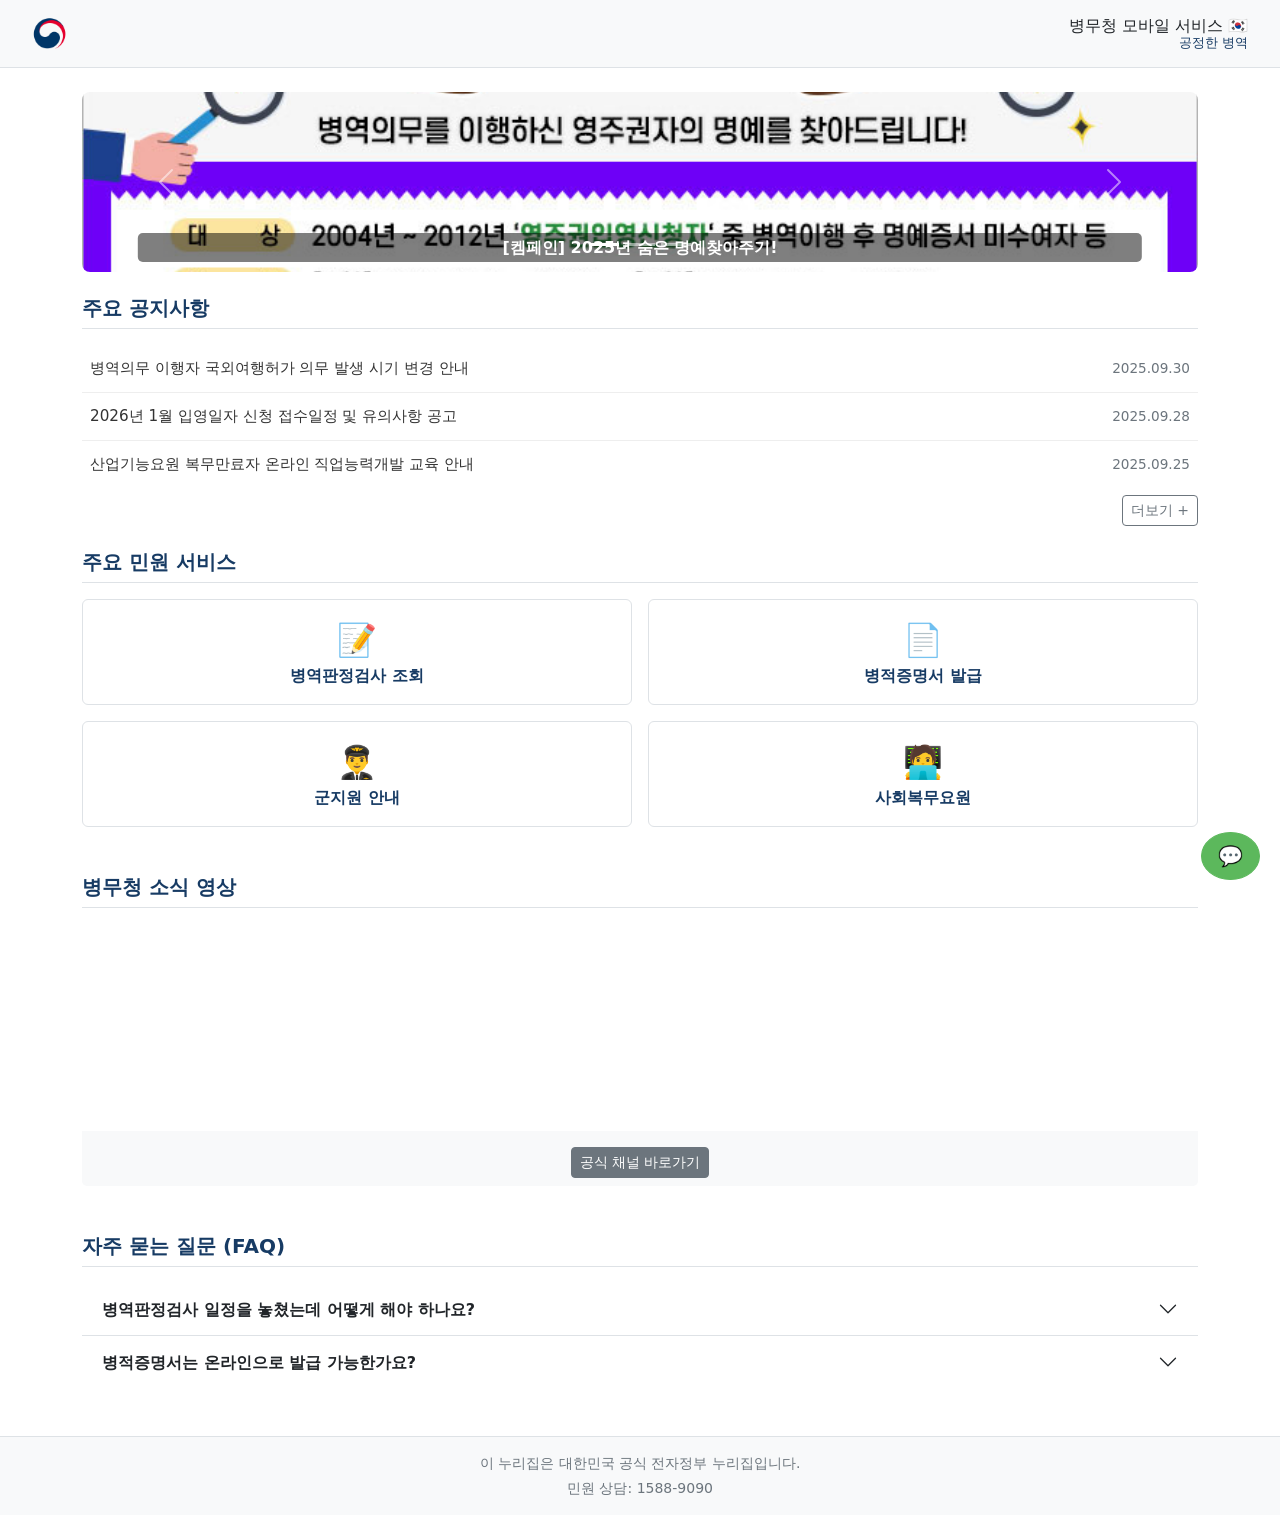
<file: 1001/index.html>
<!DOCTYPE html>
<html lang="ko">
<head>
    <meta charset="UTF-8">
    <meta name="viewport" content="width=device-width, initial-scale=1.0">
    <title>나의 병역 이행 도우미: 병무청 모바일 앱</title>
    <link href="https://cdn.jsdelivr.net/npm/bootstrap@5.3.3/dist/css/bootstrap.min.css" rel="stylesheet" integrity="sha384-QWTKZyjpPEjISv5WaRU9OFeRpok6YctnYmDr5pNlyT2bRjXh0JMhjY6hW+ALEwIH" crossorigin="anonymous">
    
    <style>
        /* 핵심 색상 정의 */
        :root {
            --mma-navy: #173b64; /* 짙은 남색 (주요 텍스트 색상) */
            --mma-header-bg: #f8f9fa; /* 밝은 배경색 (가독성 확보) */
        }
        
        .service-icon {
            font-size: 2rem;
            color: var(--mma-navy);
            margin-bottom: 0.5rem;
        }
        
        /* 1. 헤더 배경색 및 경계선 */
        .app-header {
            background-color: var(--mma-header-bg);
            border-bottom: 1px solid #dee2e6;
            padding-top: 1rem !important;
            padding-bottom: 1rem !important;
        }
        
        /* 로고 및 헤더 정렬 스타일 */
        .header-content {
            display: flex;
            align-items: center;
            justify-content: space-between;
            padding: 0 1rem;
        }
        .header-logo {
            height: 35px; 
        }
        .header-title {
            text-align: right;
            line-height: 1.2;
        }
        
        /* 2. 헤더 텍스트 색상 및 강조 */
        .header-title h6, .header-title p {
            color: var(--mma-navy) !important;
        }

        /* ★★★ 타이틀 최종 강조 (폰트 크기 2.0rem, 굵기 900) ★★★ */
        .header-title h6 {
            font-size: 2.0rem !important; 
            font-weight: 900 !important; /* 가장 굵게 (Black) */
            line-height: 1.1; 
            margin-bottom: 0.1rem !important;
        }

        .header-title p {
            font-weight: 500;
            opacity: 1 !important;
            font-size: 0.8rem;
        }
        
        /* 캐러셀 내 이미지 스타일 */
        .carousel-item img {
            width: 100%;
            height: 180px;
            object-fit: cover;
            border-radius: 8px;
        }
        
        /* 캐러셀 캡션(글자) 배경색을 어둡게 만들어 가독성 확보 */
        .carousel-caption {
            background-color: rgba(0, 0, 0, 0.5);
            border-radius: 5px;
            padding: 5px 10px;
            bottom: 10px;
            left: 50%;
            transform: translateX(-50%);
            width: 90%;
            max-width: 90%;
        }
        .carousel-caption h5 {
            font-size: 1rem;
            margin-bottom: 0;
            font-weight: bold;
        }

        /* 공지사항 목록 스타일 */
        .announcement-item {
            display: flex;
            justify-content: space-between;
            align-items: center;
            padding: 0.75rem 0.5rem;
            border-bottom: 1px solid #eee;
            font-size: 0.95rem;
            cursor: pointer; /* 클릭 가능한 요소임을 표시 */
            transition: background-color 0.2s;
        }
        .announcement-item:hover {
            background-color: #f1f1f1; /* 호버/터치 시 배경색 변경 효과 */
        }
        .announcement-item:last-child {
            border-bottom: none;
        }
        .announcement-item a {
            color: #333;
            text-decoration: none;
            flex-grow: 1;
            white-space: nowrap;
            overflow: hidden;
            text-overflow: ellipsis;
            pointer-events: none; /* 부모 div가 클릭을 받도록 a 태그의 기본 이벤트 제거 */
        }
        .announcement-date {
            color: #6c757d;
            font-size: 0.85rem;
            flex-shrink: 0;
            margin-left: 10px;
        }

        /* 나머지 섹션 스타일 */
        .main-heading {
            color: var(--mma-navy);
        }
        .btn-outline-custom {
            color: var(--mma-navy);
            border-color: #dee2e6;
        }
        .btn-outline-custom:hover {
            background-color: #e9ecef;
            color: var(--mma-navy);
            border-color: var(--mma-navy);
        }
        .youtube-section iframe {
            width: 100%;
            height: 200px;
        }
        /* 챗봇 버튼 스타일 */
        #chatbot-btn {
            position: fixed;
            bottom: 20px;
            right: 20px;
            z-index: 1000;
            background-color: #5cb85c;
            border-color: #5cb85c;
        }
        #chatbot-btn:hover {
            background-color: #449d44;
            border-color: #449d44;
        }
    </style>
</head>
<body>

    <header class="app-header p-3 mb-4">
        <div class="header-content">
            <img src="병무청_로고.png" alt="병무청 로고" class="header-logo">
            
            <div class="header-title">
                <h1 class="h6 mb-0">병무청 모바일 서비스 🇰🇷</h1>
                <p class="mb-0 small opacity-75">공정한 병역</p> 
            </div>
        </div>
    </header>

    <div class="container mb-4">
        <div id="mainBannerCarousel" class="carousel slide" data-bs-ride="carousel">
            <div class="carousel-indicators">
                <button type="button" data-bs-target="#mainBannerCarousel" data-bs-slide-to="0" class="active" aria-current="true" aria-label="Slide 1"></button>
                <button type="button" data-bs-target="#mainBannerCarousel" data-bs-slide-to="1" aria-label="Slide 2"></button>
                <button type="button" data-bs-target="#mainBannerCarousel" data-bs-slide-to="2" aria-label="Slide 3"></button>
            </div>
            <div class="carousel-inner">
                <div class="carousel-item active">
                    <img src="베너1.jpg" class="d-block w-100" alt="현재 모집 중인 군 지원 공고">
                    <div class="carousel-caption">
                        <h5>[켐페인] 2025년 숨은 명예찾아주기!</h5>
                    </div>
                </div>
                <div class="carousel-item">
                    <img src="베너2.jpg" class="d-block w-100" alt="병역 판정 검사 기간 안내 포스터">
                    <div class="carousel-caption">
                        <h5>[필독] 병역이행 응원 글 보내기.</h5>
                    </div>
                </div>
                <div class="carousel-item">
                    <img src="베너3.jpg" class="d-block w-100" alt="사회복무요원 복무 규정 안내">
                    <div class="carousel-caption">
                        <h5>국외여행허가 전자 추천서 발급 안내</h5>
                    </div>
                </div>
            </div>
            
            <button class="carousel-control-prev" type="button" data-bs-target="#mainBannerCarousel" data-bs-slide="prev">
                <span class="carousel-control-prev-icon" aria-hidden="true"></span>
                <span class="visually-hidden">Previous</span>
            </button>
            <button class="carousel-control-next" type="button" data-bs-target="#mainBannerCarousel" data-bs-slide="next">
                <span class="carousel-control-next-icon" aria-hidden="true"></span>
                <span class="visually-hidden">Next</span>
            </button>
        </div>
    </div>
    
    <main class="container">
        
        <section id="announcements" class="mb-4">
            <h2 class="h5 mb-3 main-heading border-bottom pb-2 fw-bold">주요 공지사항</h2>
            
            <div class="list-group list-group-flush">
                <div class="announcement-item" onclick="viewAnnouncement('병역의무 이행자 국외여행허가 의무 발생 시기 변경 안내')">
                    <a href="#" class="text-truncate">병역의무 이행자 국외여행허가 의무 발생 시기 변경 안내</a>
                    <span class="announcement-date">2025.09.30</span>
                </div>
                <div class="announcement-item" onclick="viewAnnouncement('2026년 1월 입영일자 신청 접수일정 및 유의사항 공고')">
                    <a href="#" class="text-truncate">2026년 1월 입영일자 신청 접수일정 및 유의사항 공고</a>
                    <span class="announcement-date">2025.09.28</span>
                </div>
                <div class="announcement-item" onclick="viewAnnouncement('산업기능요원 복무만료자 온라인 직업능력개발 교육 안내')">
                    <a href="#" class="text-truncate">산업기능요원 복무만료자 온라인 직업능력개발 교육 안내</a>
                    <span class="announcement-date">2025.09.25</span>
                </div>
            </div>
            <div class="text-end mt-2">
                <a href="https://www.mma.go.kr/board/boardList.do?mc=usr0000379&gesipan_id=2" class="btn btn-sm btn-outline-secondary" target="_blank">더보기 +</a>
            </div>
        </section>
        
        <section id="core-services" class="mb-5">
            <h2 class="h5 mb-3 main-heading border-bottom pb-2 fw-bold">주요 민원 서비스</h2>
            
            <div class="row row-cols-2 g-3 text-center">
                <div class="col">
                    <a href="https://www.mma.go.kr/contents.do?mc=usr0000167" class="btn btn-outline-custom w-100 p-3" target="_blank">
                        <span class="service-icon">📝</span>
                        <div class="fw-bold">병역판정검사 조회</div>
                    </a>
                </div>
                <div class="col">
                    <a href="https://www.gov.kr/mw/AA020InfoCappView.do?CappBizCD=13000000016" class="btn btn-outline-custom w-100 p-3" target="_blank">
                        <span class="service-icon">📄</span>
                        <div class="fw-bold">병적증명서 발급</div>
                    </a>
                </div>
                <div class="col">
                    <a href="https://www.mma.go.kr/contents.do?mc=mma0003405" class="btn btn-outline-custom w-100 p-3" target="_blank">
                        <span class="service-icon">👨‍✈️</span>
                        <div class="fw-bold">군지원 안내</div>
                    </a>
                </div>
                <div class="col">
                    <a href="https://sbm.mma.go.kr/caisSHBS/" class="btn btn-outline-custom w-100 p-3" target="_blank">
                        <span class="service-icon">🧑‍💻</span>
                        <div class="fw-bold">사회복무요원</div>
                    </a>
                </div>
            </div>
        </section>

        <section id="youtube-content" class="mb-5 youtube-section">
            <h2 class="h5 mb-3 main-heading border-bottom pb-2 fw-bold">병무청 소식 영상</h2>
            <div class="card border-0">
                <div class="card-body p-0 border-0">
                    <iframe src="https://www.youtube.com/embed/32AKMY7a49E" 
                            title="2026년 1월 입영 하고 싶은 분들~!" 
                            frameborder="0" 
                            allow="accelerometer; autoplay; clipboard-write; encrypted-media; gyroscope; picture-in-picture" 
                            allowfullscreen
                            loading="lazy">
                    </iframe>
                </div>
                <div class="card-footer text-center bg-light border-0 pt-3">
                    <a href="https://www.youtube.com/@MMA15889090" target="_blank" class="btn btn-sm btn-secondary">
                        공식 채널 바로가기
                    </a>
                </div>
            </div>
        </section>

        <section id="support-faq" class="mb-5">
            <h2 class="h5 mb-3 main-heading border-bottom pb-2 fw-bold">자주 묻는 질문 (FAQ)</h2>
            <div class="accordion accordion-flush" id="faqAccordion">
                
                <div class="accordion-item">
                    <h3 class="accordion-header">
                        <button class="accordion-button collapsed fw-bold" type="button" data-bs-toggle="collapse" data-bs-target="#collapseOne" aria-expanded="false" aria-controls="collapseOne">
                            병역판정검사 일정을 놓쳤는데 어떻게 해야 하나요?
                        </button>
                    </h3>
                    <div id="collapseOne" class="accordion-collapse collapse" data-bs-parent="#faqAccordion">
                        <div class="accordion-body text-secondary small">
                            정당한 사유 없이 검사를 받지 않으면 병역법에 따라 고발될 수 있습니다. 즉시 병무청 앱의 '민원서비스' 또는 전화(1588-9090)로 연락하여 일정을 재조정해야 합니다.
                        </div>
                    </div>
                </div>
                
                <div class="accordion-item">
                    <h3 class="accordion-header">
                        <button class="accordion-button collapsed fw-bold" type="button" data-bs-toggle="collapse" data-bs-target="#collapseTwo" aria-expanded="false" aria-controls="collapseTwo">
                            병적증명서는 온라인으로 발급 가능한가요?
                        </button>
                    </h3>
                    <div id="collapseTwo" class="accordion-collapse collapse" data-bs-parent="#faqAccordion">
                        <div class="accordion-body text-secondary small">
                            네, **병무청 모바일 앱** 또는 **정부24 웹사이트**를 통해 본인 인증 후 무료로 즉시 발급받을 수 있습니다. 영문 증명서도 신청 가능합니다.
                        </div>
                    </div>
                </div>
                
            </div>
        </section>

    </main>
    
    <a href="#" id="chatbot-btn" class="btn btn-lg rounded-circle" aria-label="챗봇 상담 시작" onclick="openChatbot()">
        💬
    </a>

    <script>
        function openChatbot() {
            alert('🤖 챗봇 상담을 시작합니다.\n\n(실제 앱에서는 챗봇 창이 열리거나 상담 페이지로 이동합니다.)');
        }
        function viewAnnouncement(title) {
            alert('▶ 공지사항 본문 보기\n\n[제목] ' + title + '\n\n(실제 앱에서는 이 페이지로 이동합니다.)');
        }
    </script>
    
    <footer class="bg-light text-center p-3 border-top mt-5 text-secondary">
        <p class="small mb-1">이 누리집은 대한민국 공식 전자정부 누리집입니다.</p>
        <address class="small mb-0">민원 상담: 1588-9090</address>
    </footer>

    <script src="https://cdn.jsdelivr.net/npm/bootstrap@5.3.3/dist/js/bootstrap.bundle.min.js" integrity="sha384-YvpcrYf0tY3lHB60NNkmXc5s9fDVZLESaAA55NDzOxhy9GkcIdslK1eN7N6jIeHz" crossorigin="anonymous"></script>
</body>

</html>
</file>
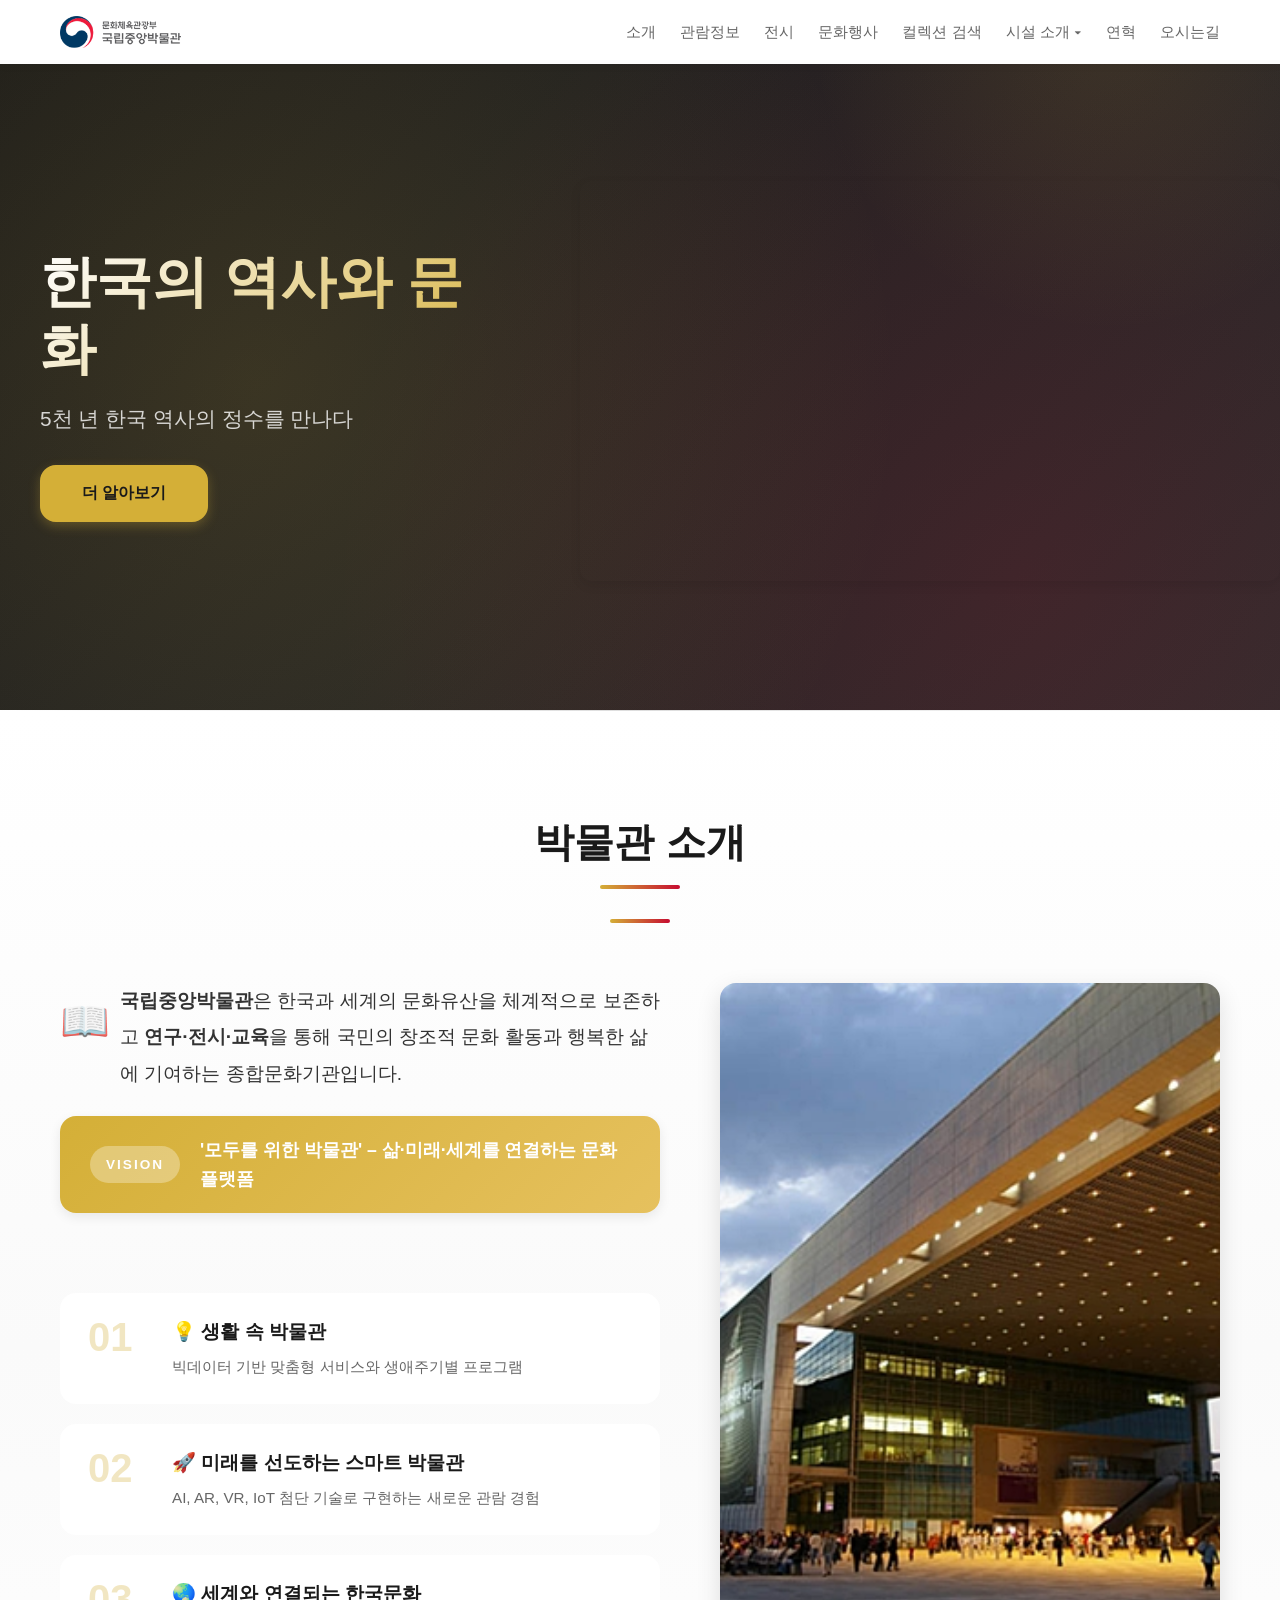
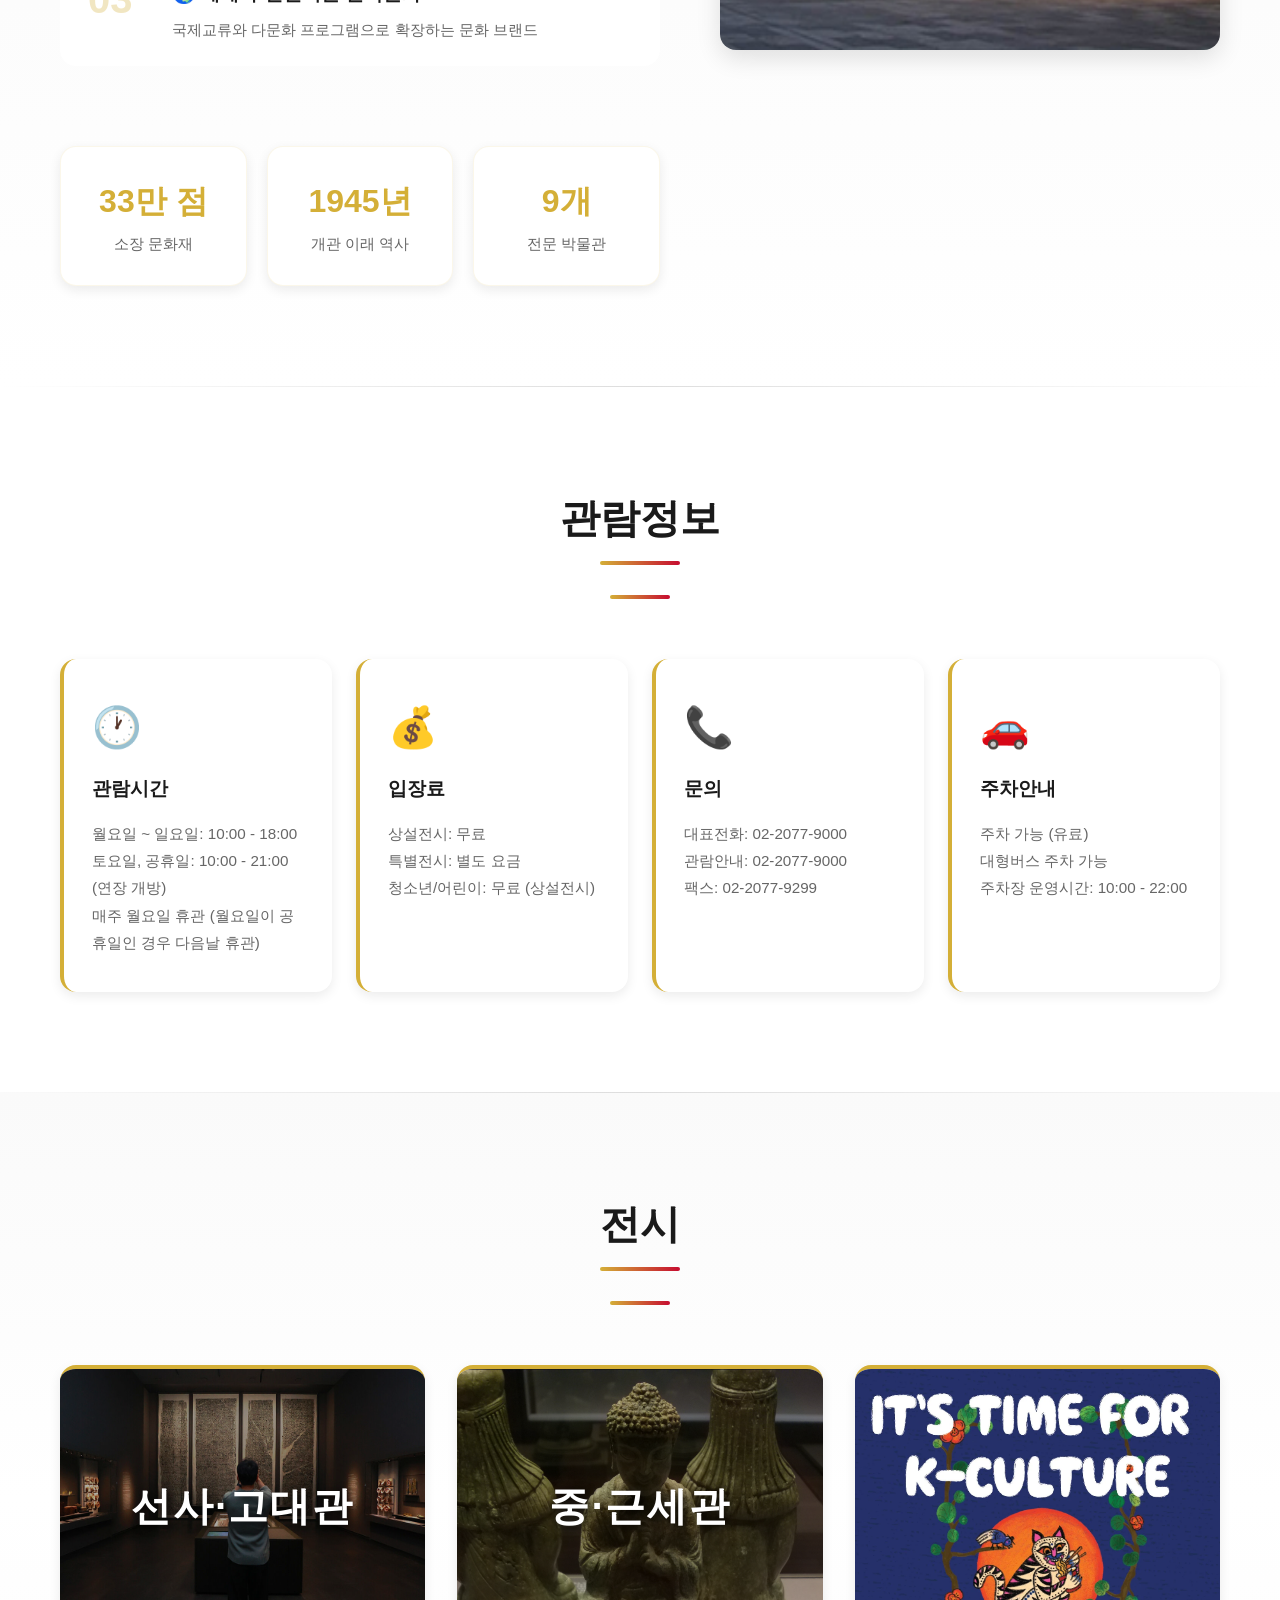
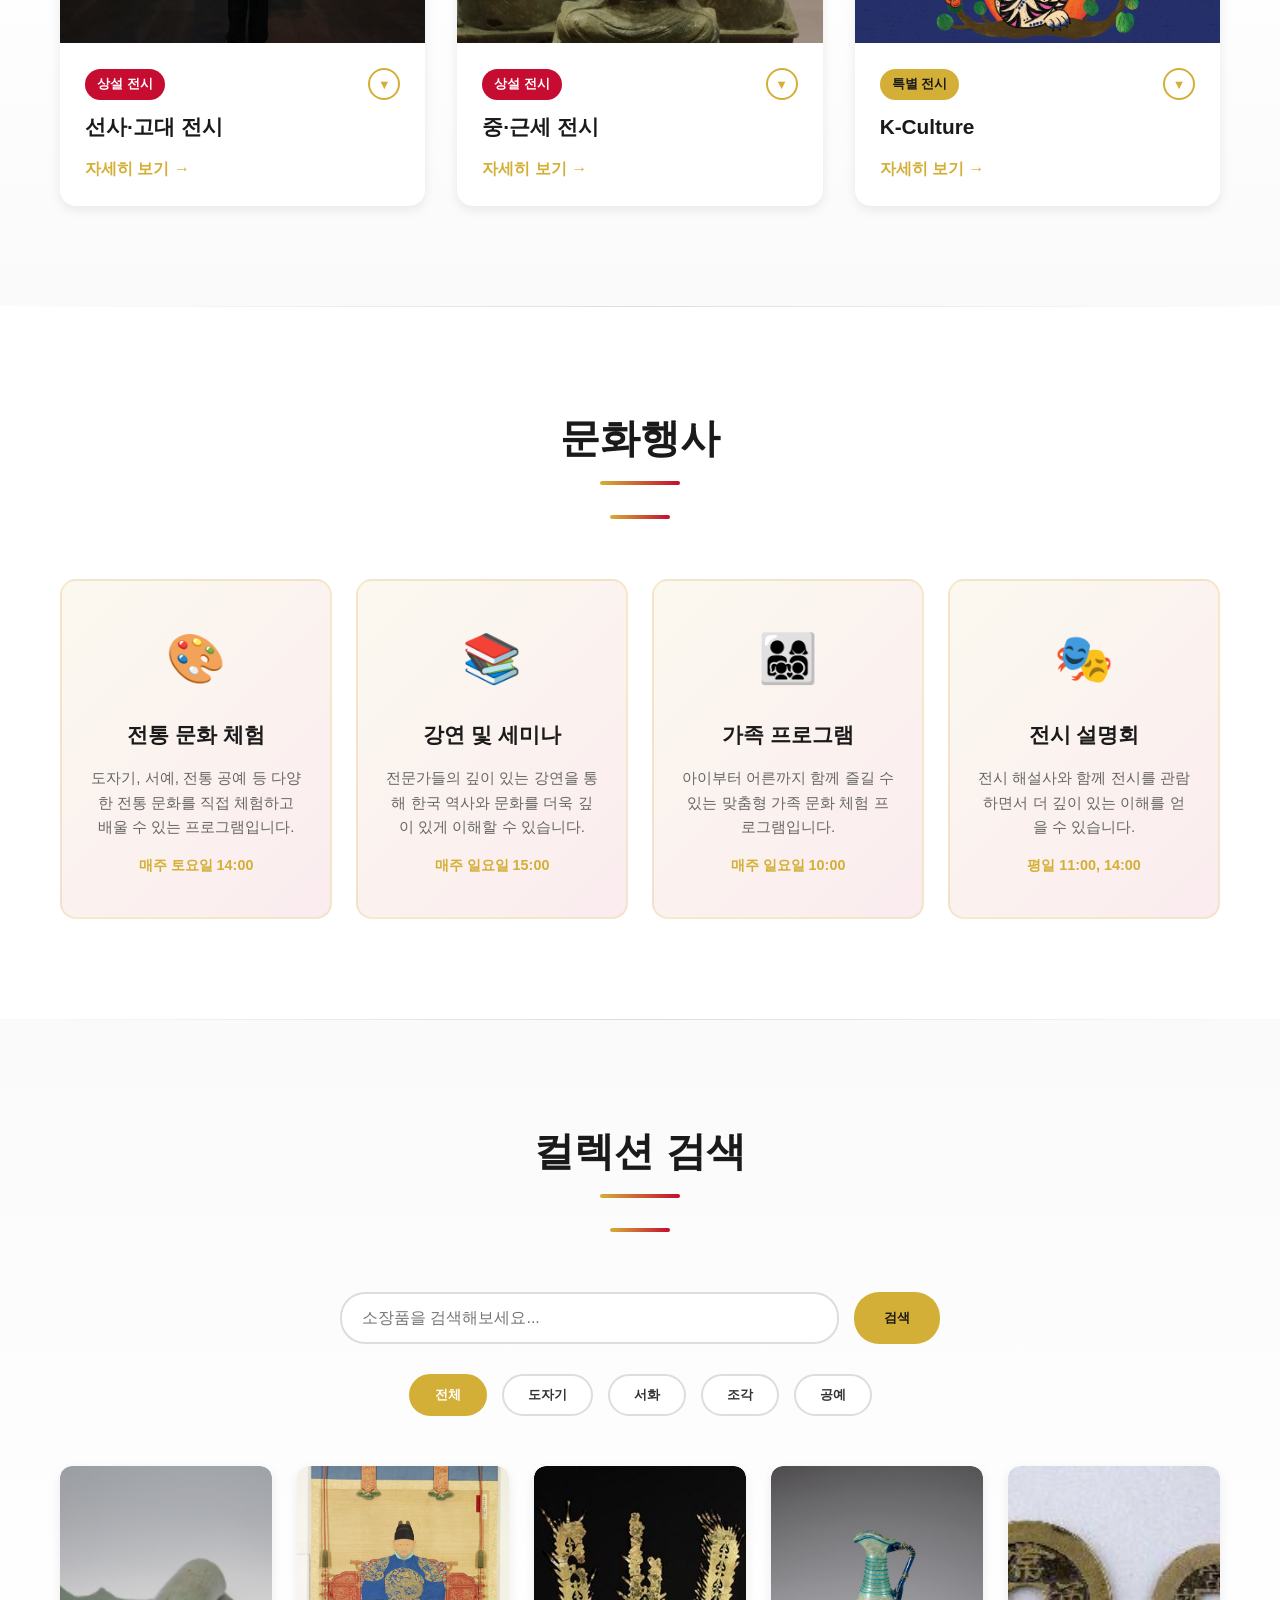
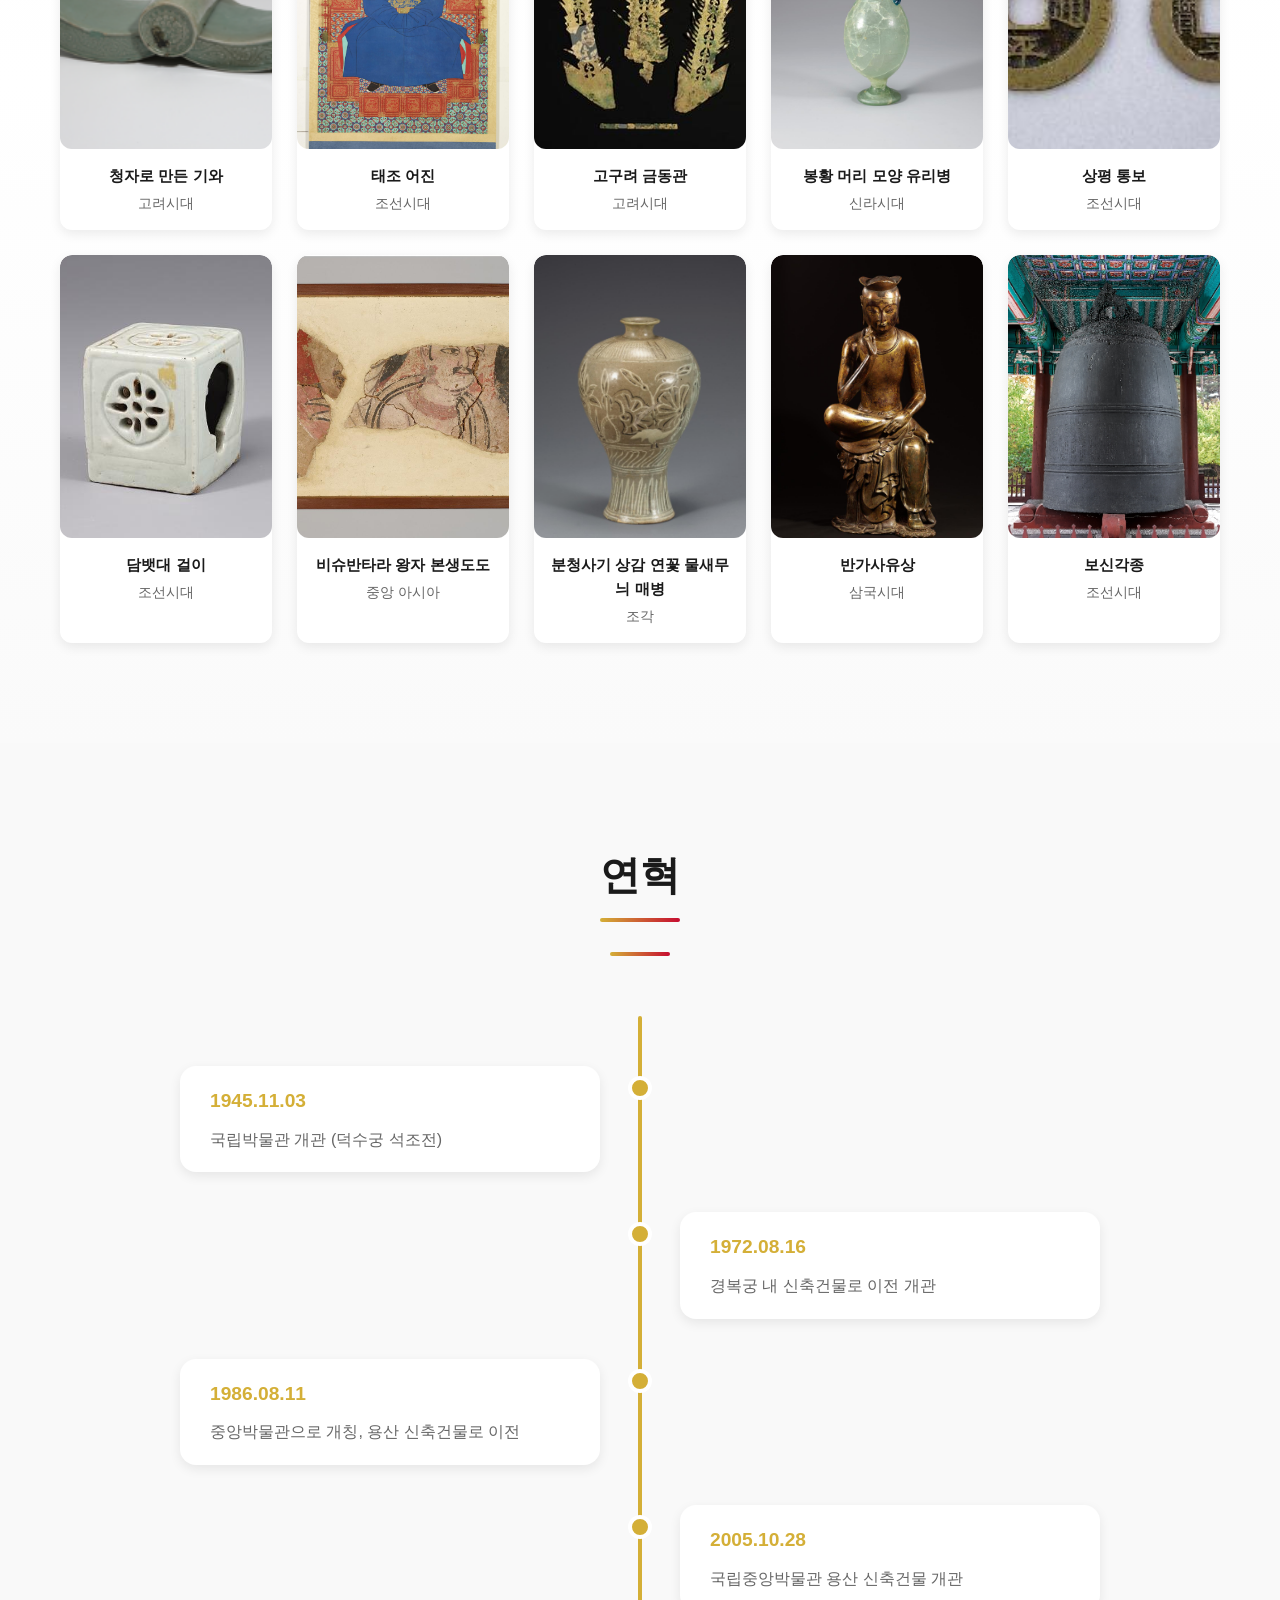
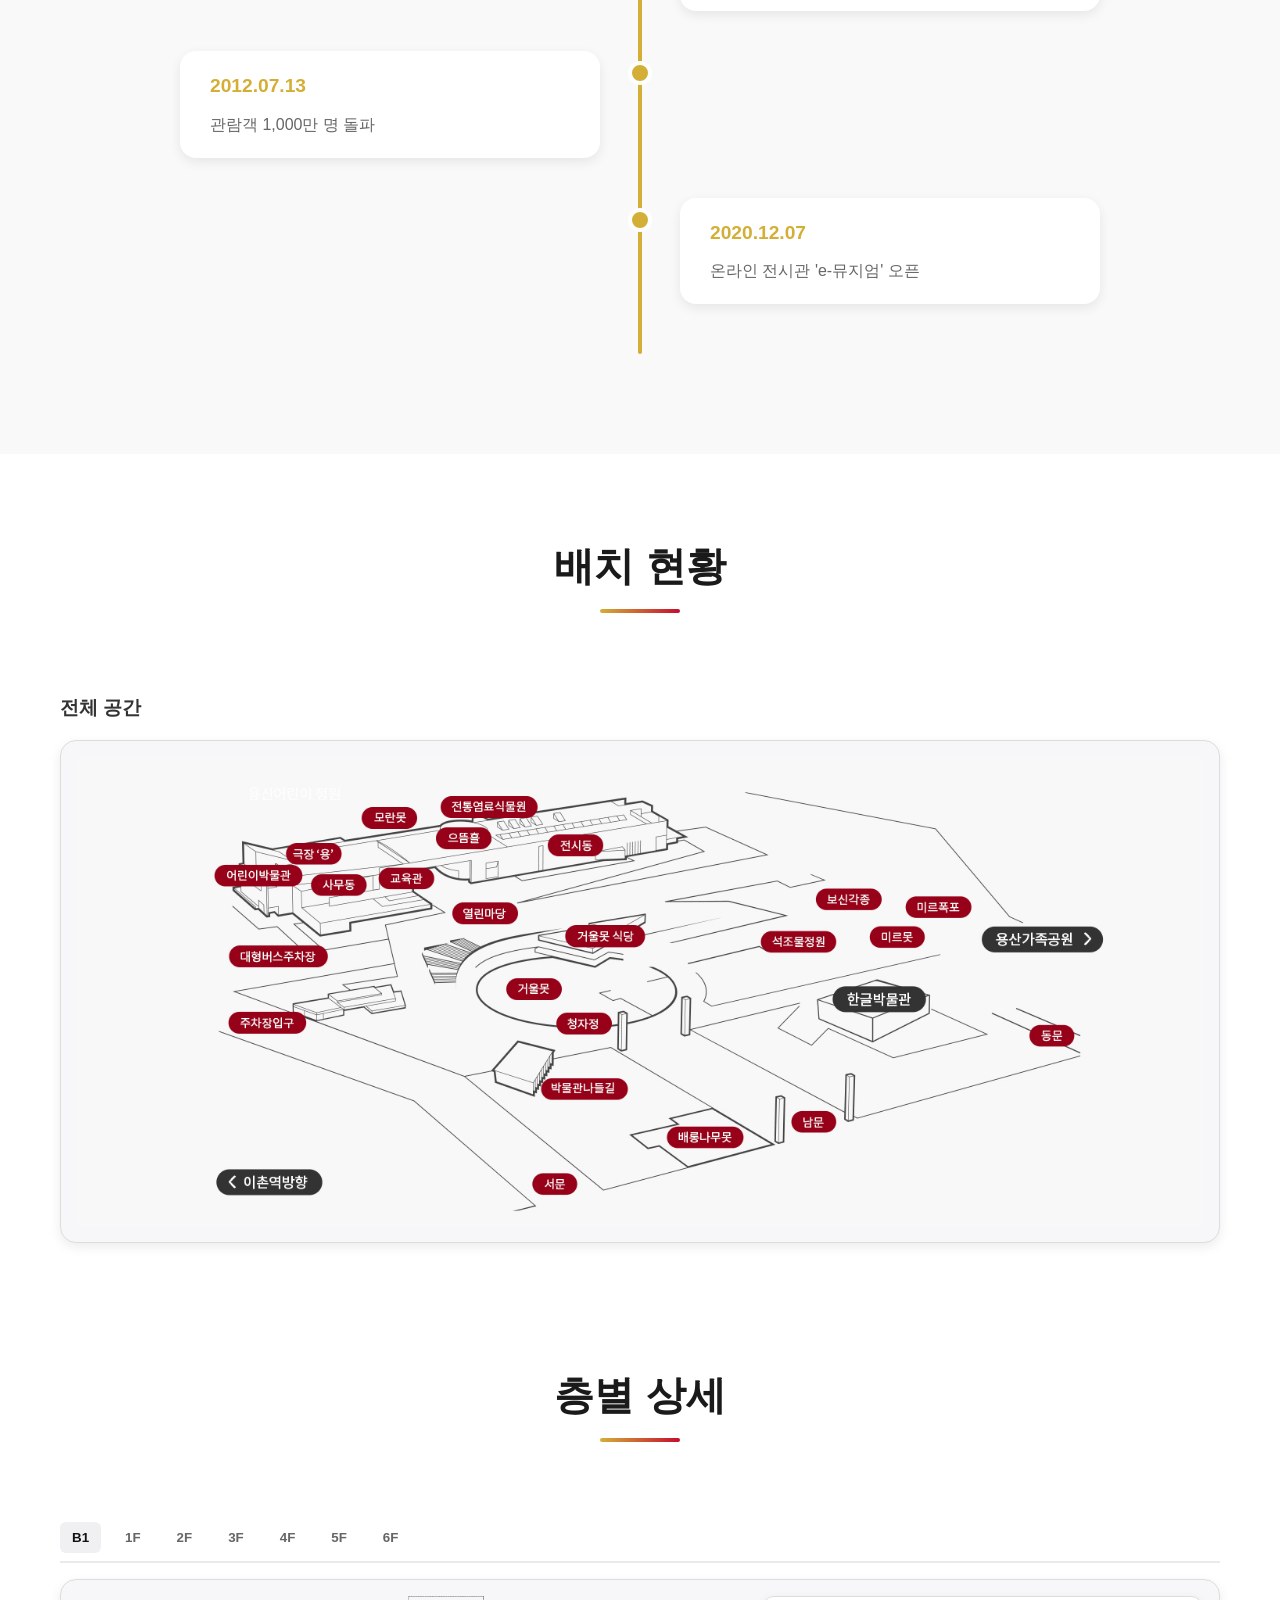
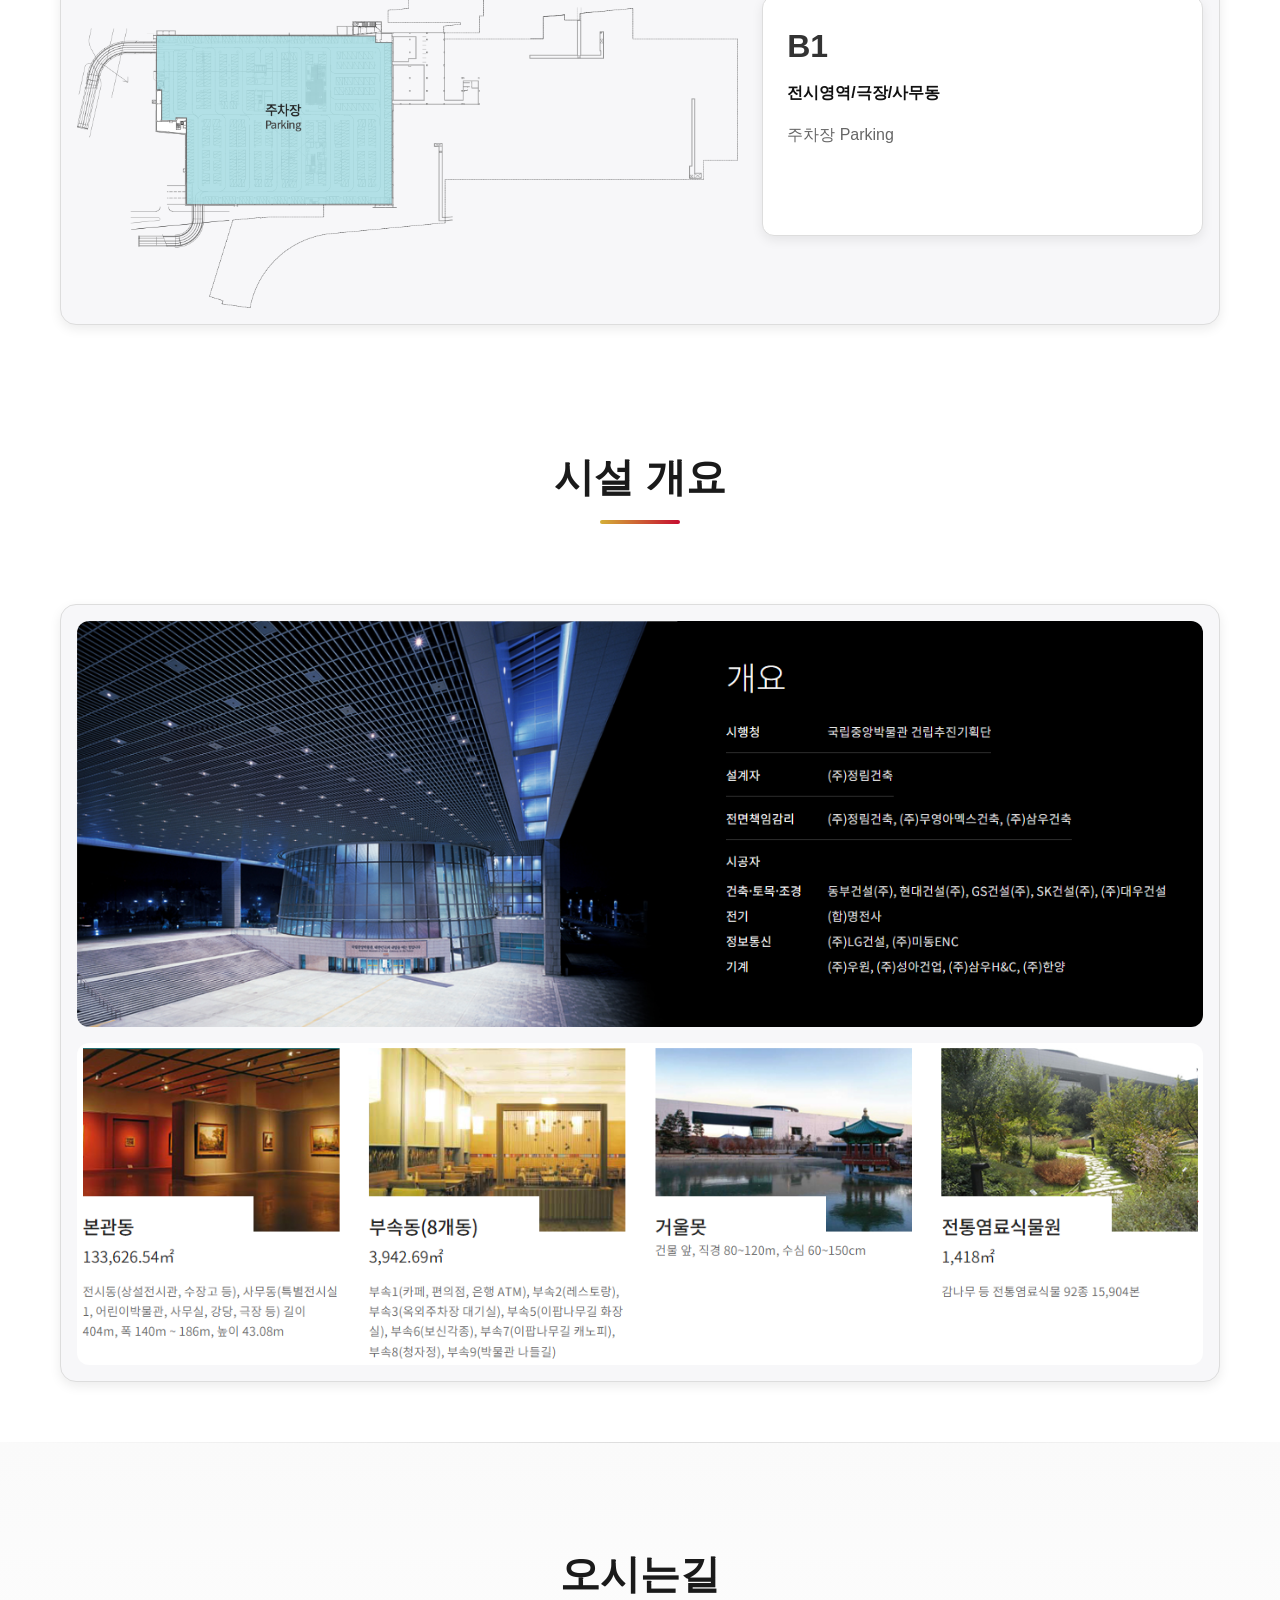
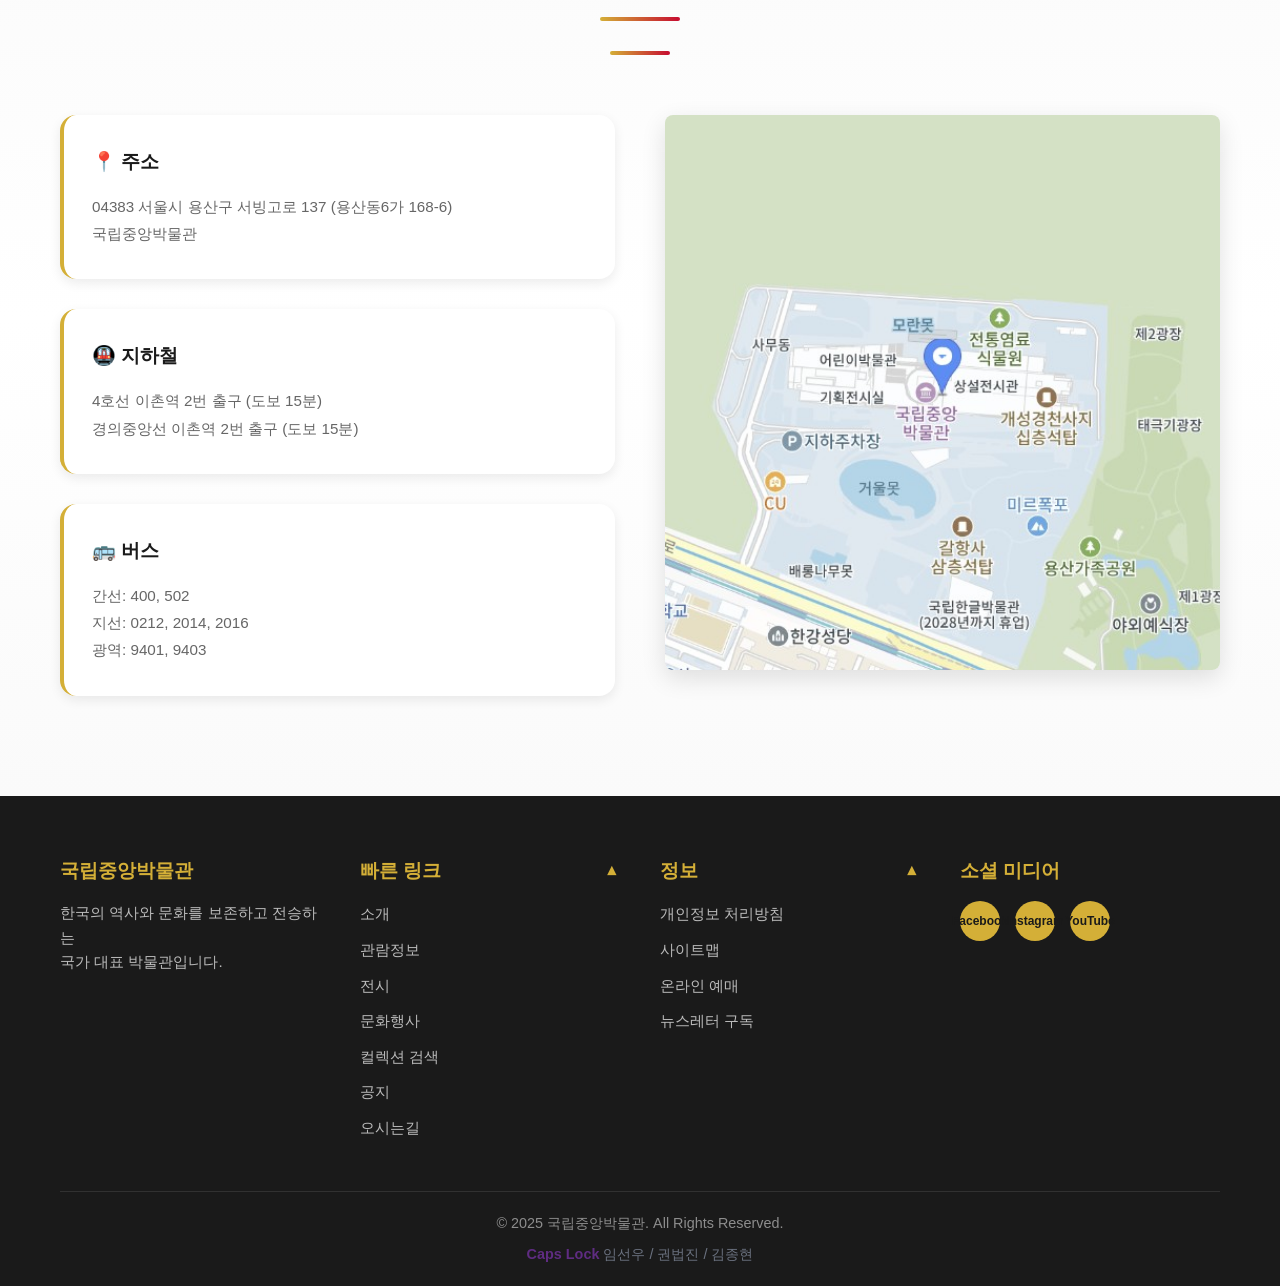
<file: 1105/index.html>
<!DOCTYPE html>
<html lang="ko">
<head>
    <meta charset="UTF-8">
    <meta name="viewport" content="width=device-width, initial-scale=1.0">
    <meta name="description" content="국립중앙박물관 - 한국의 역사와 문화를 만나는 곳. 33만 점의 소장 문화재, 다양한 전시와 문화행사를 만나보세요.">
    <meta name="keywords" content="국립중앙박물관, 박물관, 한국문화, 전시, 문화재, National Museum of Korea">
    <meta name="author" content="Caps Lock 임선우/권법진/김종현">
    
    <!-- Open Graph / Facebook -->
    <meta property="og:type" content="website">
    <meta property="og:url" content="https://www.museum.go.kr/">
    <meta property="og:title" content="국립중앙박물관 - 한국의 역사와 문화">
    <meta property="og:description" content="5천 년 한국 역사의 정수를 만나다. 33만 점의 소장 문화재와 다양한 전시를 관람하세요.">
    <meta property="og:image" content="images/logo.png">
    
    <!-- Twitter -->
    <meta property="twitter:card" content="summary_large_image">
    <meta property="twitter:url" content="https://www.museum.go.kr/">
    <meta property="twitter:title" content="국립중앙박물관 - 한국의 역사와 문화">
    <meta property="twitter:description" content="5천 년 한국 역사의 정수를 만나다. 33만 점의 소장 문화재와 다양한 전시를 관람하세요.">
    <meta property="twitter:image" content="images/logo.png">
    
    <title>국립중앙박물관 - 한국의 역사와 문화</title>
    <link rel="stylesheet" href="css/main.css">
</head>
<body>
    <div id="splash" class="splash">
        <div class="splash-inner">
            <div class="splash-logo"><img src="images/logo.png" alt="문화체육관광부 로고"></div>

            <div class="splash-subtitle">National Museum of Korea</div>
            <div class="splash-ring"></div>
        </div>
    </div>
    <!-- 헤더 네비게이션 -->
    <header class="header">
        <nav class="navbar">
            <div class="nav-container">
               <div class="logo">
                <a href="#hero" class="logo-link" aria-label="상단으로 이동">
                    <img src="images/logo.png" alt="국립중앙박물관 로고">
                </a>
            </div>

                <button class="hamburger" id="hamburger">
                    <span></span>
                    <span></span>
                    <span></span>
                </button>

                <ul class="nav-menu" id="navMenu">
                    <li><a href="#about" class="nav-link">소개</a></li>
                    <li><a href="#visit-info" class="nav-link">관람정보</a></li>
                    <li><a href="#exhibitions" class="nav-link">전시</a></li>
                    <li><a href="#events" class="nav-link">문화행사</a></li>
                    <li><a href="#collection-search" class="nav-link">컬렉션 검색</a></li>
                    <li class="has-submenu">
                        <button class="nav-link submenu-toggle" aria-haspopup="true" aria-expanded="false">시설 소개 ▾</button>
                        <ul class="submenu" role="menu">
                            <li role="none"><a role="menuitem" href="#layout-map" class="submenu-link">배치 현황</a></li>
                            <li role="none"><a role="menuitem" href="#floor-detail" class="submenu-link">층별 상세</a></li>
                            <li role="none"><a role="menuitem" href="#facility-overview" class="submenu-link">시설 개요</a></li>
                        </ul>
                    </li>
                    <li><a href="#timeline" class="nav-link">연혁</a></li>
                    <li><a href="#location" class="nav-link">오시는길</a></li>
                </ul>
            </div>
        </nav>
    </header>

    <!-- 히어로 섹션 -->
<section class="hero" id="hero">
    <div class="hero-content">
        
        <div class="hero-text">
            <h2 class="hero-title">한국의 역사와 문화</h2>
            <p class="hero-subtitle">5천 년 한국 역사의 정수를 만나다</p>
            <button class="cta-button">더 알아보기</button>
        </div>

        <div class="hero-video">
            <div class="video-wrap">
              <iframe
                src="https://www.youtube.com/embed/EU8XqtAgAz0?autoplay=1&mute=1&playsinline=1&controls=1&rel=0&modestbranding=1"
                title="국립중앙박물관 홍보영상"
                frameborder="0"
                allow="accelerometer; autoplay; clipboard-write; encrypted-media; gyroscope; picture-in-picture; web-share"
                allowfullscreen
                referrerpolicy="strict-origin-when-cross-origin"
                playsinline
              ></iframe>
            </div>
          </div>
</section>

    <!-- 박물관 소개 -->
    <section class="about" id="about">
        <div class="container">
            <div class="section-header">
                <h2 class="section-title">박물관 소개</h2>
                <div class="title-underline"></div>
            </div>

            <div class="about-content">
                <div class="about-text">
                    <div class="about-intro-section">
                        <p class="about-intro">
                            <span class="intro-badge">📖</span>
                            <b>국립중앙박물관</b>은 한국과 세계의 문화유산을 체계적으로 보존하고 <b>연구·전시·교육</b>을 통해 
                            국민의 창조적 문화 활동과 행복한 삶에 기여하는 종합문화기관입니다.
                        </p>
                        
                        <div class="vision-inline">
                            <span class="vision-label">VISION</span>
                            <p>'<b>모두를 위한 박물관</b>' – 삶·미래·세계를 연결하는 문화 플랫폼</p>
                        </div>
                    </div>

                    <div class="about-features-modern">
                        <div class="feature-row">
                            <div class="feature-number">01</div>
                            <div class="feature-content">
                                <h4>💡 생활 속 박물관</h4>
                                <p>빅데이터 기반 맞춤형 서비스와 생애주기별 프로그램</p>
                            </div>
                        </div>
                        <div class="feature-row">
                            <div class="feature-number">02</div>
                            <div class="feature-content">
                                <h4>🚀 미래를 선도하는 스마트 박물관</h4>
                                <p>AI, AR, VR, IoT 첨단 기술로 구현하는 새로운 관람 경험</p>
                            </div>
                        </div>
                        <div class="feature-row">
                            <div class="feature-number">03</div>
                            <div class="feature-content">
                                <h4>🌏 세계와 연결되는 한국문화</h4>
                                <p>국제교류와 다문화 프로그램으로 확장하는 문화 브랜드</p>
                            </div>
                        </div>
                    </div>

                    <div class="about-highlights">
                        <div class="highlight">
                            <h3>33만 점</h3>
                            <p>소장 문화재</p>
                        </div>
                        <div class="highlight">
                            <h3>1945년</h3>
                            <p>개관 이래 역사</p>
                        </div>
                        <div class="highlight">
                            <h3>9개</h3>
                            <p>전문 박물관</p>
                        </div>
                    </div>
                </div>
                <div class="about-image">
                    <div class="image-placeholder about-main-image" loading="lazy"></div>
                </div>
            </div>
        </div>
    </section>

    <!-- 관람정보 -->
    <section class="visit-info" id="visit-info">
        <div class="container">
            <div class="section-header">
                <h2 class="section-title">관람정보</h2>
                <div class="title-underline"></div>
            </div>

            <div class="visit-info-grid">
                <div class="info-card">
                    <div class="info-icon">🕐</div>
                    <h3 class="info-title">관람시간</h3>
                    <p class="info-text">
                        월요일 ~ 일요일: 10:00 - 18:00<br>
                        토요일, 공휴일: 10:00 - 21:00 (연장 개방)<br>
                        매주 월요일 휴관 (월요일이 공휴일인 경우 다음날 휴관)
                    </p>
                </div>

                <div class="info-card">
                    <div class="info-icon">💰</div>
                    <h3 class="info-title">입장료</h3>
                    <p class="info-text">
                        상설전시: 무료<br>
                        특별전시: 별도 요금<br>
                        청소년/어린이: 무료 (상설전시)
                    </p>
                </div>

                <div class="info-card">
                    <div class="info-icon">📞</div>
                    <h3 class="info-title">문의</h3>
                    <p class="info-text">
                        대표전화: 02-2077-9000<br>
                        관람안내: 02-2077-9000<br>
                        팩스: 02-2077-9299
                    </p>
                </div>

                <div class="info-card">
                    <div class="info-icon">🚗</div>
                    <h3 class="info-title">주차안내</h3>
                    <p class="info-text">
                        주차 가능 (유료)<br>
                        대형버스 주차 가능<br>
                        주차장 운영시간: 10:00 - 22:00
                    </p>
                </div>
            </div>
        </div>
    </section>

    <!-- 전시 -->
<section class="exhibitions" id="exhibitions">
    <div class="container">
        <div class="section-header">
            <h2 class="section-title">전시</h2>
            <div class="title-underline"></div>
        </div>

        <div class="exhibitions-grid">

            <!-- ✅ 선사·고대 전시 -->
            <div class="exhibition-card">
                <div class="exhibition-image img-prehistory always-show-overlay" role="img" aria-label="선사·고대 전시">
                    <div class="exhibition-image-overlay">
                        <h3 class="exhibition-overlay-title">선사·고대관</h3>
                    </div>
                </div>
                <div class="exhibition-info">
                    <div class="exhibition-header">
                        <span class="exhibition-badge">상설 전시</span>
                        <button class="exhibition-toggle" aria-label="상세 설명 펼치기">
                            <span class="toggle-icon">▼</span>
                        </button>
                    </div>
                    <h3 class="exhibition-title">선사·고대 전시</h3>
                    <p class="exhibition-description collapsed">
                        구석기시대부터 남북국시대까지, 한반도 역사의 시작과 고대 문화의 발전을 시간의 흐름에 따라 보여주는 통사적 전시 공간입니다.
                    </p>
                    <a href="https://www.museum.go.kr/MUSEUM/contents/M0201030100.do?showHallId=760&showroomCode=DM0002" class="exhibition-link" target="_blank">자세히 보기 →</a>
                </div>
            </div>

            <!-- ✅ 중·근세 전시 -->
            <div class="exhibition-card">
                <div class="exhibition-image img-medieval always-show-overlay" role="img" aria-label="중·근세 전시">
                    <div class="exhibition-image-overlay">
                        <h3 class="exhibition-overlay-title">중·근세관</h3>
                    </div>
                </div>
                <div class="exhibition-info">
                    <div class="exhibition-header">
                        <span class="exhibition-badge">상설 전시</span>
                        <button class="exhibition-toggle" aria-label="상세 설명 펼치기">
                            <span class="toggle-icon">▼</span>
                        </button>
                    </div>
                    <h3 class="exhibition-title">중·근세 전시</h3>
                    <p class="exhibition-description collapsed">
                        고려, 조선, 대한제국 시대의 역사와 문화를 생생하게 보여주는 전시 공간으로, 한국 중세와 근세의 다채로운 역사를 만날 수 있습니다.
                    </p>
                    <a href="https://www.museum.go.kr/MUSEUM/contents/M0201040100.do?showHallId=759&showroomCode=DM0036" class="exhibition-link" target="_blank">자세히 보기 →</a>
                </div>
            </div>

            <!-- ✅ K-Culture(특별전시) -->
            <div class="exhibition-card">
                <div class="exhibition-image img-worldculture" role="img" aria-label="K-Culture 특별전시">
                </div>
                <div class="exhibition-info">
                    <div class="exhibition-header">
                        <span class="exhibition-badge special">특별 전시</span>
                        <button class="exhibition-toggle" aria-label="상세 설명 펼치기">
                            <span class="toggle-icon">▼</span>
                        </button>
                    </div>
                    <h3 class="exhibition-title">K-Culture</h3>
                    <p class="exhibition-description collapsed">
                        한국 전통문화의 아름다움과 현대적 재해석을 통해 세계로 뻗어나가는 K-컬쳐의 진수를 만나보세요. 한류의 뿌리부터 현재까지, 과거와 미래가 공존하는 특별한 문화 여정을 경험하실 수 있습니다.
                    </p>
                    <a href="K-Culture.html" class="exhibition-link">자세히 보기 →</a>
                </div>
            </div>

        </div>
    </div>
</section>


    <!-- 문화행사 -->
    <section class="events" id="events">
        <div class="container">
            <div class="section-header">
                <h2 class="section-title">문화행사</h2>
                <div class="title-underline"></div>
            </div>

            <div class="events-grid">
                <div class="event-card">
                    <div class="event-icon">🎨</div>
                    <h3 class="event-title">전통 문화 체험</h3>
                    <p class="event-description">
                        도자기, 서예, 전통 공예 등 다양한 전통 문화를
                        직접 체험하고 배울 수 있는 프로그램입니다.
                    </p>
                    <div class="event-date">매주 토요일 14:00</div>
                </div>

                <div class="event-card">
                    <div class="event-icon">📚</div>
                    <h3 class="event-title">강연 및 세미나</h3>
                    <p class="event-description">
                        전문가들의 깊이 있는 강연을 통해 한국 역사와
                        문화를 더욱 깊이 있게 이해할 수 있습니다.
                    </p>
                    <div class="event-date">매주 일요일 15:00</div>
                </div>

                <div class="event-card">
                    <div class="event-icon">👨‍👩‍👧‍👦</div>
                    <h3 class="event-title">가족 프로그램</h3>
                    <p class="event-description">
                        아이부터 어른까지 함께 즐길 수 있는
                        맞춤형 가족 문화 체험 프로그램입니다.
                    </p>
                    <div class="event-date">매주 일요일 10:00</div>
                </div>

                <div class="event-card">
                    <div class="event-icon">🎭</div>
                    <h3 class="event-title">전시 설명회</h3>
                    <p class="event-description">
                        전시 해설사와 함께 전시를 관람하면서
                        더 깊이 있는 이해를 얻을 수 있습니다.
                    </p>
                    <div class="event-date">평일 11:00, 14:00</div>
                </div>
            </div>
        </div>
    </section>

    <!-- 컬렉션 검색 -->
    <section class="collection-search" id="collection-search">
        <div class="container">
            <div class="section-header">
                <h2 class="section-title">컬렉션 검색</h2>
                <div class="title-underline"></div>
            </div>

            <div class="search-container">
                <div class="search-box">
                    <input type="text" id="searchInput" class="search-input" placeholder="소장품을 검색해보세요...">
                    <button class="search-button" id="searchButton">검색</button>
                </div>
                <div class="collection-categories">
                    <button class="category-filter active" data-category="all">전체</button>
                    <button class="category-filter" data-category="ceramics">도자기</button>
                    <button class="category-filter" data-category="calligraphy">서화</button>
                    <button class="category-filter" data-category="sculpture">조각</button>
                    <button class="category-filter" data-category="crafts">공예</button>
                </div>
            </div>

            <div class="collection-grid" id="collectionGrid">
                <div class="collection-item" data-category="ceramics">
                    <div class="item-image ci-cheongja-tile" role="img" aria-label="청자로 만든 기와"></div>
                    <div class="item-info">
                        <h4 class="item-title">청자로 만든 기와</h4>
                        <p class="item-period">고려시대</p>
                    </div>
                </div>

                <div class="collection-item" data-category="calligraphy">
                    <div class="item-image ci-taejo-eojin" role="img" aria-label="태조 어진"></div>
                    <div class="item-info">
                        <h4 class="item-title">태조 어진</h4>
                        <p class="item-period">조선시대</p>
                    </div>
                </div>

                <div class="collection-item" data-category="sculpture">
                    <div class="item-image ci-goguryeo-gold" role="img" aria-label="고구려 금동관"></div>
                    <div class="item-info">
                        <h4 class="item-title">고구려 금동관</h4>
                        <p class="item-period">고려시대</p>
                    </div>
                </div>

                <div class="collection-item" data-category="crafts">
                    <div class="item-image ci-bonghwang-glass" role="img" aria-label="봉황 머리 모양 유리병"></div>
                    <div class="item-info">
                        <h4 class="item-title">봉황 머리 모양 유리병</h4>
                        <p class="item-period">신라시대</p>
                    </div>
                </div>

                <div class="collection-item" data-category="ceramics">
                    <div class="item-image ci-sangpyeong" role="img" aria-label="상평 통보"></div>
                    <div class="item-info">
                        <h4 class="item-title">상평 통보</h4>
                        <p class="item-period">조선시대</p>
                    </div>
                </div>

                <div class="collection-item" data-category="calligraphy">
                    <div class="item-image ci-dambatdae" role="img" aria-label="담뱃대 걸이"></div>
                    <div class="item-info">
                        <h4 class="item-title">담뱃대 걸이</h4>
                        <p class="item-period">조선시대</p>
                    </div>
                </div>

                <div class="collection-item" data-category="sculpture">
                    <div class="item-image ci-bisubantara" role="img" aria-label="비슈반타라 왕자 본생도도"></div>
                    <div class="item-info">
                        <h4 class="item-title">비슈반타라 왕자 본생도도</h4>
                        <p class="item-period">중앙 아시아</p>
                    </div>
                </div>

                <div class="collection-item" data-category="crafts">
                    <div class="item-image ci-buncheong-lotus" role="img" aria-label="분청사기 상감 연꽃 물새무늬 매병"></div>
                    <div class="item-info">
                        <h4 class="item-title">분청사기 상감 연꽃 물새무늬 매병</h4>
                        <p class="item-period">조각</p>
                    </div>
                </div>

                <!-- 추가 아이템: 반가사유상 -->
                <div class="collection-item" data-category="sculpture">
                    <div class="item-image ci-bangasa" role="img" aria-label="반가사유상"></div>
                    <div class="item-info">
                        <h4 class="item-title">반가사유상</h4>
                        <p class="item-period">삼국시대</p>
                    </div>
                </div>

                <!-- 추가 아이템: 보신각종 -->
                <div class="collection-item" data-category="crafts">
                    <div class="item-image ci-bosingak-bell" role="img" aria-label="보신각종"></div>
                    <div class="item-info">
                        <h4 class="item-title">보신각종</h4>
                        <p class="item-period">조선시대</p>
                    </div>
                </div>

            </div>
        </div>
    </section>

    <!-- 연혁 -->
    <section class="timeline-section" id="timeline">
        <div class="container">
            <div class="section-header">
                <h2 class="section-title">연혁</h2>
                <div class="title-underline"></div>
            </div>

            <div class="timeline">
                <div class="timeline-item">
                    <div class="timeline-dot"></div>
                    <div class="timeline-content">
                        <h3>1945.11.03</h3>
                        <p>국립박물관 개관 (덕수궁 석조전)</p>
                    </div>
                </div>
                <div class="timeline-item">
                    <div class="timeline-dot"></div>
                    <div class="timeline-content">
                        <h3>1972.08.16</h3>
                        <p>경복궁 내 신축건물로 이전 개관</p>
                    </div>
                </div>
                <div class="timeline-item">
                    <div class="timeline-dot"></div>
                    <div class="timeline-content">
                        <h3>1986.08.11</h3>
                        <p>중앙박물관으로 개칭, 용산 신축건물로 이전</p>
                    </div>
                </div>
                <div class="timeline-item">
                    <div class="timeline-dot"></div>
                    <div class="timeline-content">
                        <h3>2005.10.28</h3>
                        <p>국립중앙박물관 용산 신축건물 개관</p>
                    </div>
                </div>
                <div class="timeline-item">
                    <div class="timeline-dot"></div>
                    <div class="timeline-content">
                        <h3>2012.07.13</h3>
                        <p>관람객 1,000만 명 돌파</p>
                    </div>
                </div>
                <div class="timeline-item">
                    <div class="timeline-dot"></div>
                    <div class="timeline-content">
                        <h3>2020.12.07</h3>
                        <p>온라인 전시관 'e-뮤지엄' 오픈</p>
                    </div>
                </div>
            </div>
        </div>
    </section>

    <!-- 배치 현황 -->
    <section class="layout-section" id="layout-map">
        <div class="container">
            <div class="section-header">
                <h2 class="section-title">배치 현황</h2>
            </div>
            <h3 class="layout-subtitle">전체 공간</h3>

            <div class="layout-card">
                <img class="layout-image image-zoomable" src="images/layout/overall-map.png" alt="국립중앙박물관 전체 공간 배치 현황" title="클릭하면 크게 볼 수 있습니다">
            </div>
        </div>
    </section>

    <!-- 층별 상세 -->
    <section class="floor-section" id="floor-detail">
        <div class="container">
            <div class="section-header">
                <h2 class="section-title">층별 상세</h2>
            </div>

            <div class="floor-tabs" id="floorTabs" role="tablist" aria-label="층 선택">
                <button class="floor-tab active" role="tab" aria-selected="true" data-floor="b1">B1</button>
                <button class="floor-tab" role="tab" aria-selected="false" data-floor="1f">1F</button>
                <button class="floor-tab" role="tab" aria-selected="false" data-floor="2f">2F</button>
                <button class="floor-tab" role="tab" aria-selected="false" data-floor="3f">3F</button>
                <button class="floor-tab" role="tab" aria-selected="false" data-floor="4f">4F</button>
                <button class="floor-tab" role="tab" aria-selected="false" data-floor="5f">5F</button>
                <button class="floor-tab" role="tab" aria-selected="false" data-floor="6f">6F</button>
            </div>

            <div class="floor-card">
                <div class="floor-grid">
                    <div class="floor-visual">
                        <img id="floorImage" class="floor-image image-zoomable" src="images/layout/floors/b1.png" alt="B1 층 배치도" title="클릭하면 크게 볼 수 있습니다">
                    </div>
                    <div class="floor-info" id="floorInfo">
                        <h3 class="floor-info-title">B1</h3>
                        <p class="floor-info-text"></p>
                    </div>
                </div>
            </div>
        </div>
    </section>

    <!-- 시설 개요 -->
    <section class="facility-section" id="facility-overview">
        <div class="container">
            <div class="section-header">
                <h2 class="section-title">시설 개요</h2>
            </div>

            <div class="facility-card">
                <div class="facility-images image-zoomable" data-facility-group="true" title="클릭하면 전체를 크게 볼 수 있습니다">
                    <img class="facility-image" src="images/facility/overview-top.png" alt="시설 개요 상단 이미지">
                    <img class="facility-image" src="images/facility/overview-bottom.png" alt="시설 개요 하단 이미지">
                </div>
            </div>
        </div>
    </section>

    <!-- 오시는길 -->
    <section class="location" id="location">
        <div class="container">
            <div class="section-header">
                <h2 class="section-title">오시는길</h2>
                <div class="title-underline"></div>
            </div>

            <div class="location-content">
                <div class="location-info">
                    <div class="location-item">
                        <h3 class="location-title">📍 주소</h3>
                        <p class="location-text">
                            04383 서울시 용산구 서빙고로 137
(용산동6가 168-6)<br>
                            국립중앙박물관
                        </p>
                    </div>

                    <div class="location-item">
                        <h3 class="location-title">🚇 지하철</h3>
                        <p class="location-text">
                            4호선 이촌역 2번 출구 (도보 15분)<br>
                            경의중앙선 이촌역 2번 출구 (도보 15분)
                        </p>
                    </div>

                    <div class="location-item">
                        <h3 class="location-title">🚌 버스</h3>
                        <p class="location-text">
                            간선: 400, 502<br>
                            지선: 0212, 2014, 2016<br>
                            광역: 9401, 9403
                        </p>
                    </div>
                </div>

                <div class="location-map">
                    <div class="map-placeholder map-image image-zoomable" role="img" aria-label="국립중앙박물관 위치 지도" title="클릭하면 크게 볼 수 있습니다"></div>
                </div>
            </div>
        </div>
    </section>

    <!-- 푸터 -->
    <footer class="footer">
        <div class="container">
            <div class="footer-content">
                <div class="footer-section">
                    <h3 class="footer-title">국립중앙박물관</h3>
                    <p class="footer-text">
                        한국의 역사와 문화를 보존하고 전승하는<br>
                        국가 대표 박물관입니다.
                    </p>
                </div>

                <div class="footer-section collapsible">
                    <div class="footer-header">
                        <h3 class="footer-title">빠른 링크</h3>
                        <button class="footer-toggle" aria-label="빠른 링크 펼치기">
                            <span class="footer-toggle-icon">▼</span>
                        </button>
                    </div>
                    <ul class="footer-links collapsed">
                        <li><a href="#about">소개</a></li>
                        <li><a href="#visit-info">관람정보</a></li>
                        <li><a href="#exhibitions">전시</a></li>
                        <li><a href="#events">문화행사</a></li>
                        <li><a href="#collection-search">컬렉션 검색</a></li>
                        <li><a href="#notice">공지</a></li>
                        <li><a href="#location">오시는길</a></li>
                    </ul>
                </div>

                <div class="footer-section collapsible">
                    <div class="footer-header">
                        <h3 class="footer-title">정보</h3>
                        <button class="footer-toggle" aria-label="정보 펼치기">
                            <span class="footer-toggle-icon">▼</span>
                        </button>
                    </div>
                    <ul class="footer-links collapsed">
                        <li><a href="#">개인정보 처리방침</a></li>
                        <li><a href="#">사이트맵</a></li>
                        <li><a href="#">온라인 예매</a></li>
                        <li><a href="#">뉴스레터 구독</a></li>
                    </ul>
                </div>

                <div class="footer-section">
                    <h3 class="footer-title">소셜 미디어</h3>
                    <div class="social-icons">
                        <a href="#" class="social-icon">Facebook</a>
                        <a href="#" class="social-icon">Instagram</a>
                        <a href="#" class="social-icon">YouTube</a>
                    </div>
                </div>
            </div>

            <div class="footer-bottom">
                <p>&copy; 2025 국립중앙박물관. All Rights Reserved.</p>
                <p style="margin-top: 8px;">
                    <strong style="color: #5f2c82; font-weight: 700;">Caps Lock</strong> 
                    <span style="color: #6b7280;">임선우 / 권법진 / 김종현</span>
                </p>
            </div>
        </div>
    </footer>

    <!-- 이미지 확대 모달 -->
    <div id="imageModal" class="image-modal">
        <span class="modal-close">&times;</span>
        <img class="modal-content" id="modalImage" alt="확대된 이미지">
        <div class="modal-caption" id="modalCaption"></div>
    </div>

    <script src="js/main.js"></script>
</body>
</html>
</file>
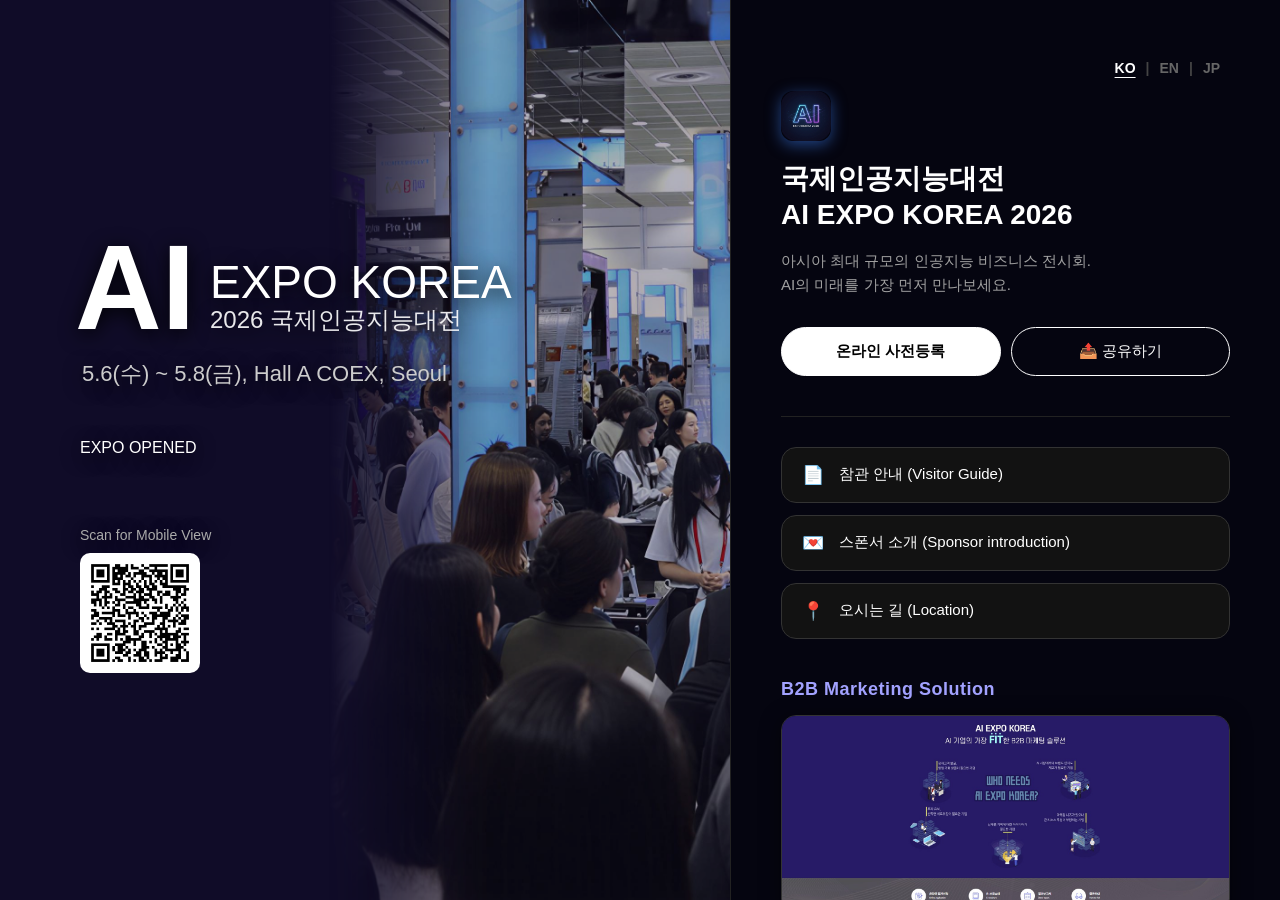
<file: 1119/index.html>
<!DOCTYPE html>
<html lang="ko">
<head>
    <meta charset="UTF-8">
    <meta name="viewport" content="width=device-width, initial-scale=1.0">
    <title>AI EXPO KOREA 2026</title>

    <!-- ✅ PWA 공통 -->
    <link rel="stylesheet" href="style.css">
    <link rel="manifest" href="manifest.json">
    <meta name="theme-color" content="#050510">

    <!-- ✅ iOS 전용 PWA 설정 -->
    <meta name="apple-mobile-web-app-capable" content="yes">
    <meta name="apple-mobile-web-app-status-bar-style" content="black">
    <meta name="apple-mobile-web-app-title" content="AI EXPO">
    <link rel="apple-touch-icon" href="icon-192.png">

    <!-- 기존 파비콘 -->
    <link rel="icon" href="icon-192.png" type="image/png">
    
    <link rel="stylesheet" href="style.css">
    <link rel="manifest" href="manifest.json">
    <link rel="icon" href="icon-192.png" type="image/png">
</head>
<body>

    <div class="desktop-cover" id="introCover">
        <div class="cover-content">
    
            <div class="title-logo-wrapper">
                <div class="big-ai">AI</div>
                <div class="side-text">
                    <div class="top-line">EXPO KOREA</div>
                    <div class="bottom-line" data-lang="logoSub">2026 국제인공지능대전</div>
                </div>
            </div>
        
            <p class="date-location">5.6(수) ~ 5.8(금), Hall A COEX, Seoul</p>
            
            <div id="countdown" class="countdown-box">
                <div><span id="days">00</span><small>Days</small></div>
                <div><span id="hours">00</span><small>Hours</small></div>
                <div><span id="minutes">00</span><small>Min</small></div>
                <div><span id="seconds">00</span><small>Sec</small></div>
            </div>

            <button class="enter-btn" onclick="enterSite()">
                전시회 입장하기 (Enter) &rarr;
            </button>
        
            <div class="qr-wrapper">
                <p class="qr-text">Scan for Mobile View</p>
                <div class="qr-box">
                    <img src="1.jpg" alt="QR Code">
                </div>
            </div>
        </div>

        <div class="cover-slideshow">
            <div class="cover-slide active" style="background-image: url('bg1.jpg');"></div>
            <div class="cover-slide" style="background-image: url('bg2.jpg');"></div>
            <div class="cover-slide" style="background-image: url('bg3.jpg');"></div>
        </div>
    </div>

    <main class="app-container" id="mainApp" style="display: none;">
        <header>
            <div class="lang-switch">
                <span class="lang-btn active" onclick="setLanguage('ko')">KO</span>
                <span class="divider">|</span>
                <span class="lang-btn" onclick="setLanguage('en')">EN</span>
                <span class="divider">|</span>
                <span class="lang-btn" onclick="setLanguage('ja')">JP</span>
            </div>

            <div class="brand-logo" style="background: none;">
                <img src="icon-192.png" alt="Logo" style="width: 100%; height: 100%; border-radius: 15px; object-fit: cover;">
            </div>

            <h1 class="main-title" data-lang="mainTitle">국제인공지능대전<br>AI EXPO KOREA 2026</h1>
            
            <p class="sub-text" data-lang="subText">
                아시아 최대 규모의 인공지능 비즈니스 전시회.<br>
                AI의 미래를 가장 먼저 만나보세요.
            </p>

            <div class="action-buttons">
                <a href="https://aiexpo.co.kr/home/" target="_blank" class="contact-btn main-btn" data-lang="preRegBtn">
                    온라인 사전등록
                </a>
                
                <button class="contact-btn share-btn" onclick="shareSite()" data-lang="shareBtn">
                    📤 공유하기
                </button>
            </div>
        </header>

        <nav class="link-section">
            <a href="https://aiexpo.co.kr/home/v1.php?s=31" target="_blank" class="nav-btn">
                <span class="icon-box">📄</span>
                <span class="btn-text" data-lang="menu1">참관 안내 (Visitor Guide)</span>
            </a>
            <a href="https://aiexpo.co.kr/home/v3.php?s=33" target="_blank" class="nav-btn">
                <span class="icon-box">💌</span>
                <span class="btn-text" data-lang="menu2">스폰서 소개 (Sponsor introduction)</span>
            </a>
            <a href="https://aiexpo.co.kr/home/v5.php?s=35" target="_blank" class="nav-btn">
                <span class="icon-box">📍</span>
                <span class="btn-text" data-lang="menu3">오시는 길 (Location)</span>
            </a>
        </nav>

        <section class="marketing-section">
            <h3 data-lang="marketingTitle">B2B Marketing Solution</h3> 
            <div class="poster-area">
                <img src="poster.jpg" alt="Marketing Solution Info">
            </div>
            <a style="display:block; margin-top:10px; font-size:14px; color:#ccc;" data-lang="marketingDesc">
                AI 기업의 가장 확실한 리드 공급 파트너
            </a>
        </section>

        <section class="video-section">
            <h3>Official Teaser</h3>
            <div class="video-container">
                <iframe src="https://www.youtube.com/embed/8VABeQRvYo0" 
                        title="AI EXPO Video" frameborder="0" 
                        allow="accelerometer; autoplay; clipboard-write; encrypted-media; gyroscope; picture-in-picture" 
                        allowfullscreen></iframe>
            </div>
            <a href="https://www.youtube.com/@aiexpokorea7611" target="_blank" class="youtube-link">
                ▶ 유튜브 채널 바로가기
            </a>
        </section>

        <section class="social-section">
            <h3 class="social-title">AI-stagram</h3>
            <p class="social-desc">AI EXPO KOREA 참가기업 PREVIEW</p>
            
            <div class="social-icons">
                <a href="https://www.facebook.com/AIEXPOKOREA" target="_blank" class="icon-btn fb" aria-label="Facebook">
                    <svg viewBox="0 0 24 24" fill="white" width="24" height="24"><path d="M18 2h-3a5 5 0 0 0-5 5v3H7v4h3v8h4v-8h3l1-4h-4V7a1 1 0 0 1 1-1h3z"></path></svg>
                </a>
                <a href="https://www.instagram.com/aiexpo_korea/" target="_blank" class="icon-btn insta" aria-label="Instagram">
                    <svg viewBox="0 0 24 24" fill="none" stroke="white" stroke-width="2" stroke-linecap="round" stroke-linejoin="round" width="24" height="24"><rect x="2" y="2" width="20" height="20" rx="5" ry="5"></rect><path d="M16 11.37A4 4 0 1 1 12.63 8 4 4 0 0 1 16 11.37z"></path><line x1="17.5" y1="6.5" x2="17.51" y2="6.5"></line></svg>
                </a>
                <a href="https://www.linkedin.com/search/results/all/?keywords=AI%20EXPO%20KOREA" target="_blank" class="icon-btn in" aria-label="LinkedIn">
                    <svg viewBox="0 0 24 24" fill="white" width="24" height="24"><path d="M16 8a6 6 0 0 1 6 6v7h-4v-7a2 2 0 0 0-2-2 2 2 0 0 0-2 2v7h-4v-7a6 6 0 0 1 6-6z"></path><rect x="2" y="9" width="4" height="12"></rect><circle cx="4" cy="4" r="2"></circle></svg>
                </a>
                <a href="https://www.youtube.com/@aiexpokorea7611" target="_blank" class="icon-btn yt" aria-label="YouTube">
                    <svg viewBox="0 0 24 24" fill="white" width="24" height="24"><path d="M22.54 6.42a2.78 2.78 0 0 0-1.94-2C18.88 4 12 4 12 4s-6.88 0-8.6.46a2.78 2.78 0 0 0-1.94 2A29 29 0 0 0 1 11.75a29 29 0 0 0 .46 5.33A2.78 2.78 0 0 0 3.4 19c1.72.46 8.6.46 8.6.46s6.88 0 8.6-.46a2.78 2.78 0 0 0 1.94-2 29 29 0 0 0 .46-5.25 29 29 0 0 0-.46-5.33z"></path><polygon points="9.75 15.02 15.5 11.75 9.75 8.48 9.75 15.02" fill="black"></polygon></svg>
                </a>
            </div>
        </section>

        <footer class="info-card">
             <h3 data-lang="footerOffice">AI EXPO KOREA 사무국</h3>
             <p> Tel. 070-5095-9914 | Fax. 02-865-5877</p>
             <p>E-mail. sales@aiexpo.co.kr</p>
             <a href="http://www.seoulmesse.com/kr/Privacy_Policy.pdf">개인정보 방침</a>
        </footer>
    </main>

    <script>
        // 1. Service Worker
        if ('serviceWorker' in navigator) { navigator.serviceWorker.register('sw.js'); }

        // 2. 카운트다운
        const targetDate = new Date("May 6, 2026 09:00:00").getTime();
        const timer = setInterval(function() {
            const now = new Date().getTime();
            const distance = targetDate - now;
            if (distance < 0) {
                clearInterval(timer);
                document.getElementById("countdown").innerHTML = "EXPO OPENED";
                return;
            }
            const days = Math.floor(distance / (1000 * 60 * 60 * 24));
            const hours = Math.floor((distance % (1000 * 60 * 60 * 24)) / (1000 * 60 * 60));
            const minutes = Math.floor((distance % (1000 * 60 * 60)) / (1000 * 60));
            const seconds = Math.floor((distance % (1000 * 60)) / 1000);
            document.getElementById("days").innerText = days < 10 ? "0" + days : days;
            document.getElementById("hours").innerText = hours < 10 ? "0" + hours : hours;
            document.getElementById("minutes").innerText = minutes < 10 ? "0" + minutes : minutes;
            document.getElementById("seconds").innerText = seconds < 10 ? "0" + seconds : seconds;
        }, 1000);

        // 3. 배경 슬라이드쇼
        if (window.innerWidth >= 1024) {
            const slides = document.querySelectorAll('.cover-slideshow .cover-slide');
            if(slides.length > 0) {
                let currentSlide = 0;
                const slideInterval = 2500; 
                function nextSlide() {
                    slides[currentSlide].classList.remove('active');
                    currentSlide = (currentSlide + 1) % slides.length;
                    slides[currentSlide].classList.add('active');
                }
                setInterval(nextSlide, slideInterval);
            }
        }

        // 4. [업그레이드] 3개 국어 번역 데이터
        const translations = {
            ko: {
                logoSub: "2026 국제인공지능대전",
                mainTitle: "국제인공지능대전<br>AI EXPO KOREA 2026",
                subText: "아시아 최대 규모의 인공지능 비즈니스 전시회.<br>AI의 미래를 가장 먼저 만나보세요.",
                shareBtn: "📤 공유하기",
                preRegBtn: "온라인 사전등록",
                menu1: "참관 안내 (Visitor Guide)",
                menu2: "스폰서 소개 (Sponsor introduction)",
                menu3: "오시는 길 (Location)",
                marketingTitle: "B2B Marketing Solution",
                marketingDesc: "AI 기업의 가장 확실한 리드 공급 파트너",
                footerOffice: "AI EXPO KOREA 사무국"
            },
            en: {
                logoSub: "2026 International AI Expo",
                mainTitle: "International AI Expo<br>AI EXPO KOREA 2026",
                subText: "Asia's largest AI business exhibition.<br>Meet the future of AI first.",
                preRegBtn: "Online Pre-registration",
                menu1: "Visitor Guide",
                shareBtn: "📤 Share" ,
                menu2: "Sponsor Introduction",
                menu3: "Location & Directions",
                marketingTitle: "B2B Marketing Solution",
                marketingDesc: "The most reliable lead supply partner for AI companies",
                footerOffice: "AI EXPO KOREA Secretariat"
            },
            ja: {
                logoSub: "2026 国際人工知能大展",
                mainTitle: "国際人工知能大展<br>AI EXPO KOREA 2026",
                subText: "アジア最大級のAIビジネス展示会。<br>AIの未来をいち早く体験してください。",
                preRegBtn: "オンライン事前登録",
                menu1: "参観案内 (Visitor Guide)",
                shareBtn: "📤 共有する",
                menu2: "スポンサー紹介 (Sponsor Introduction)",
                menu3: "アクセス (Location)",
                marketingTitle: "B2B マーケティングソリューション",
                marketingDesc: "AI企業にとって最も確実なリード供給パートナー",
                footerOffice: "AI EXPO KOREA 事務局"
            }
        };

        function setLanguage(lang) {
            const elements = document.querySelectorAll('[data-lang]');
            elements.forEach(el => {
                const key = el.getAttribute('data-lang');
                if (translations[lang][key]) {
                    el.innerHTML = translations[lang][key];
                }
            });

            const btns = document.querySelectorAll('.lang-btn');
            btns.forEach(btn => {
                if (btn.innerText.toLowerCase() === lang) {
                    btn.classList.add('active');
                } else {
                    btn.classList.remove('active');
                }
            });
        }

       // ★★★ [5. 문제 해결을 위한 진단 코드] ★★★
       function enterSite() {
            console.log("버튼 클릭됨!"); // 1. 버튼이 눌리는지 확인
            
            const cover = document.getElementById('introCover');
            const app = document.getElementById('mainApp');
            
            // 진단: 요소가 잘 찾아지는지 확인
            if (!cover) {
                alert("오류: 'introCover'라는 아이디를 가진 태그가 없습니다! index.html의 <div class='desktop-cover'>에 id='introCover'를 추가했는지 확인하세요.");
                return;
            }
            if (!app) {
                alert("오류: 'mainApp'이라는 아이디를 가진 태그가 없습니다! <main> 태그에 id='mainApp'을 추가했는지 확인하세요.");
                return;
            }

            // 정상 작동
            cover.style.display = 'none'; // 커버 숨기기
            app.style.display = 'block';  // 앱 보여주기
            window.scrollTo(0, 0);        // 맨 위로 스크롤
        }

        // 6. [NEW] ★ 공유하기 기능 (Web Share API) ★
        function shareSite() {
            // 공유할 데이터 설정
            const shareData = {
                title: 'AI EXPO KOREA 2026',
                text: '아시아 최대 규모 인공지능 전시회에 초대합니다! 지금 확인해보세요.',
                url: window.location.href // 현재 페이지 주소
            };

            // 브라우저가 공유 기능을 지원하는지 확인
            if (navigator.share) {
                navigator.share(shareData)
                    .then(() => console.log('공유 성공!'))
                    .catch((error) => console.log('공유 실패:', error));
            } else {
                // PC나 지원 안 하는 브라우저면 그냥 링크 복사해주기
                navigator.clipboard.writeText(window.location.href)
                    .then(() => alert("링크가 복사되었습니다! 친구에게 붙여넣기(Ctrl+V) 해서 알려주세요."));
            }
        }
    </script>
</body>
</html>
</file>
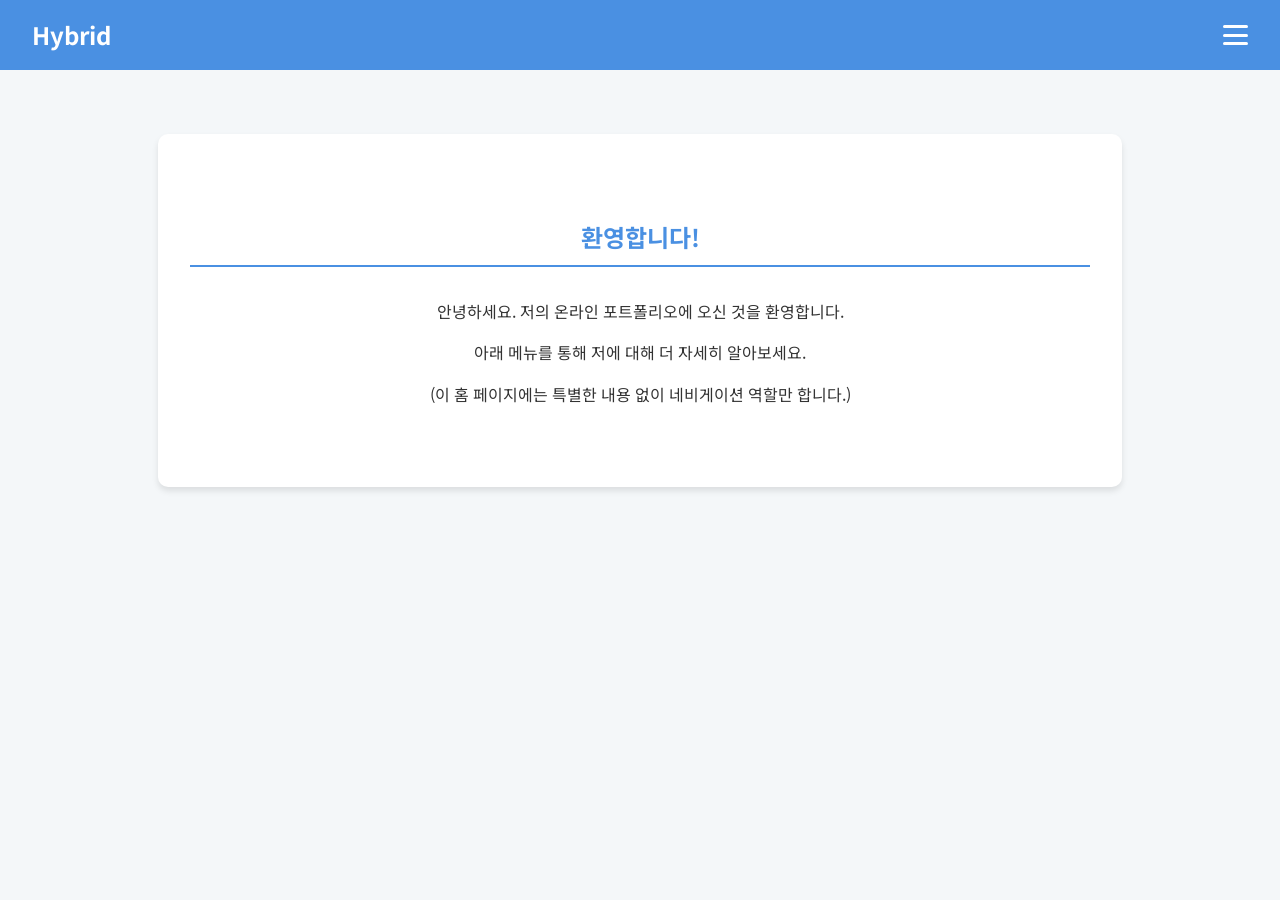
<file: 0910/report/index.html>
<!DOCTYPE html>
<html lang="ko">
<head>
    <meta charset="UTF-8">
    <meta name="viewport" content="width=device-width, initial-scale=1.0">
    <title>김종현의 포트폴리오</title>
    <link rel="stylesheet" href="style.css">
    <script src="script.js" defer></script>
    <link href="https://fonts.googleapis.com/css2?family=Noto+Sans+KR:wght@400;700&display=swap" rel="stylesheet">
</head>
<body>
    <header>
        <div class="logo">Hybrid</div>
        <nav class="nav-menu">
            <button class="hamburger-menu" aria-label="메뉴 열기">
                <span class="bar"></span>
                <span class="bar"></span>
                <span class="bar"></span>
            </button>
            <ul class="nav-list">
                <li><a href="index.html">홈</a></li> <li><a href="about.html">소개</a></li>
                <li><a href="certifications.html">자격증</a></li>
                <li><a href="projects.html">프로젝트</a></li>
                <li><a href="portfolio.html">포트폴리오</a></li>
            </ul>
        </nav>
    </header>

    <main>
        <section id="welcome" class="page-section">
            <h2>환영합니다!</h2>
            <div class="content-wrapper">
                <p>안녕하세요. 저의 온라인 포트폴리오에 오신 것을 환영합니다.</p>
                <p>아래 메뉴를 통해 저에 대해 더 자세히 알아보세요.</p>
                <p>(이 홈 페이지에는 특별한 내용 없이 네비게이션 역할만 합니다.)</p>
            </div>
        </section>
    </main>

</body>
</html>
</file>
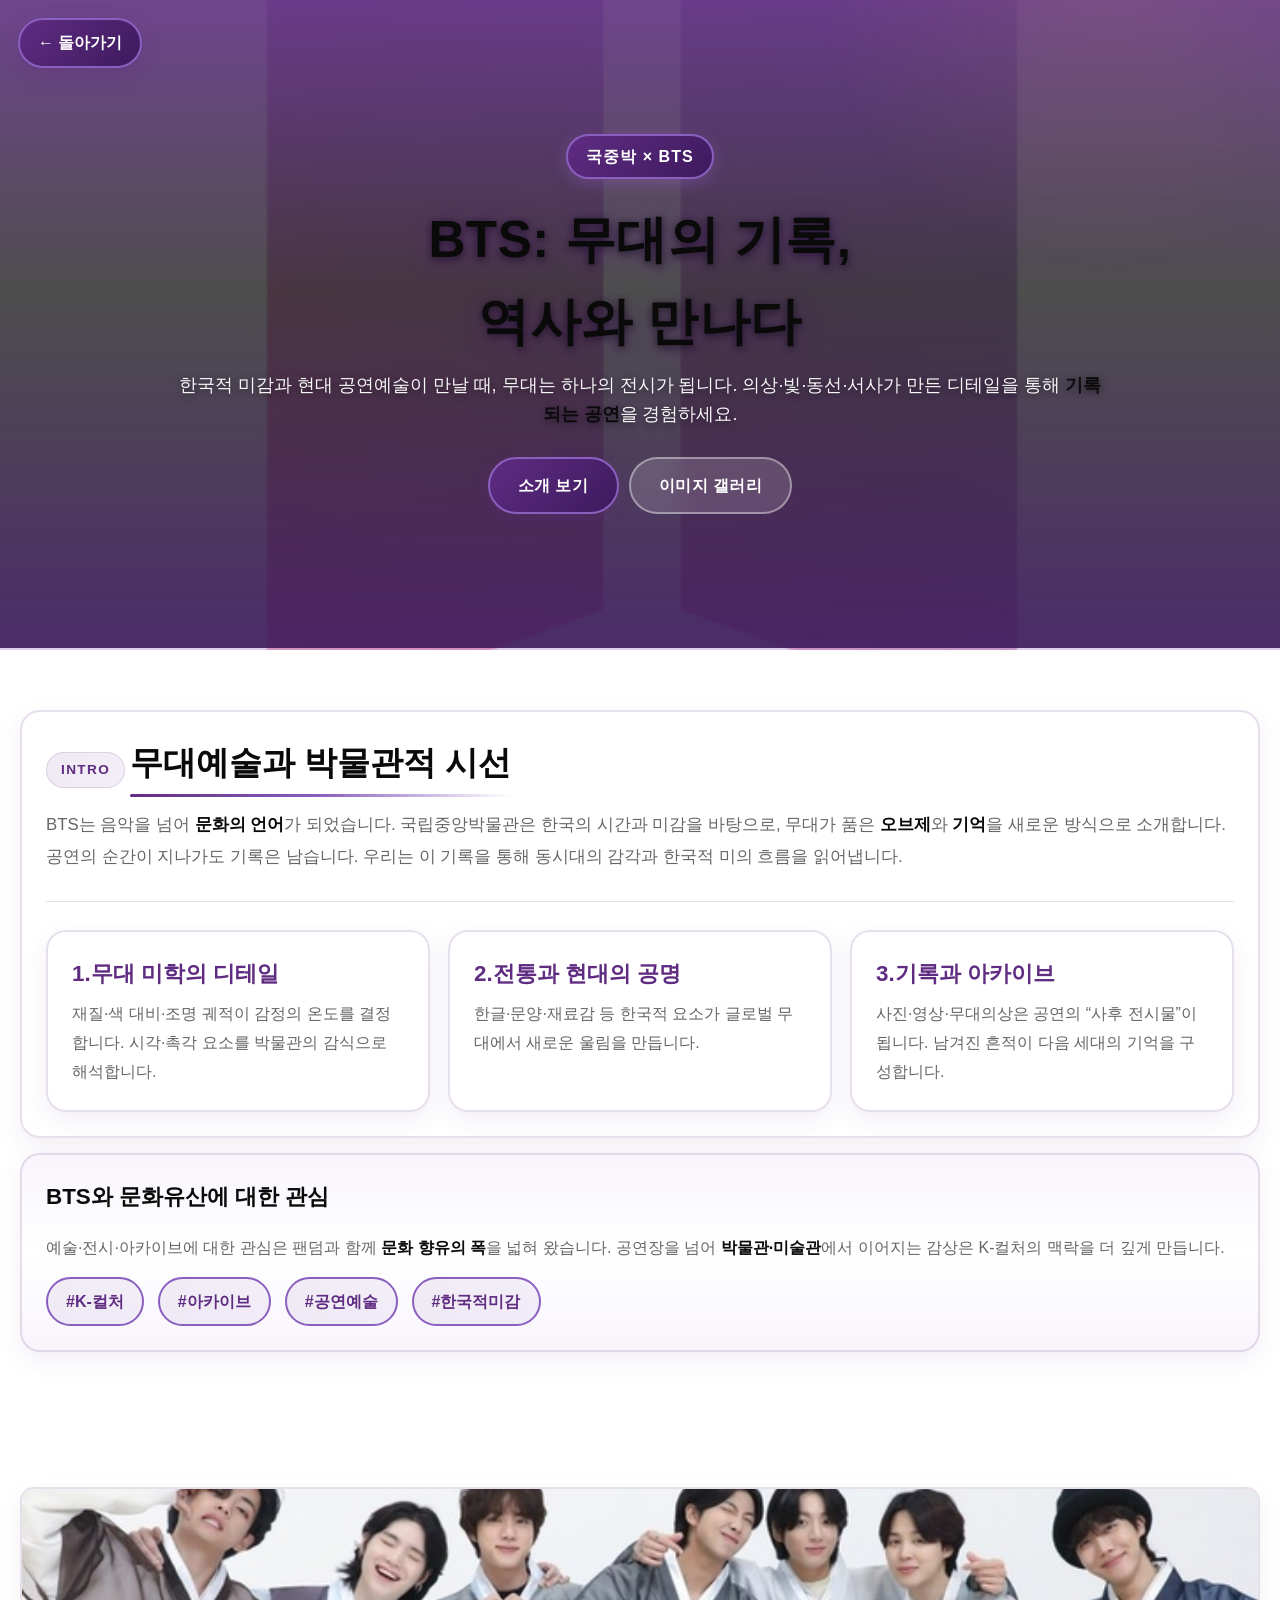
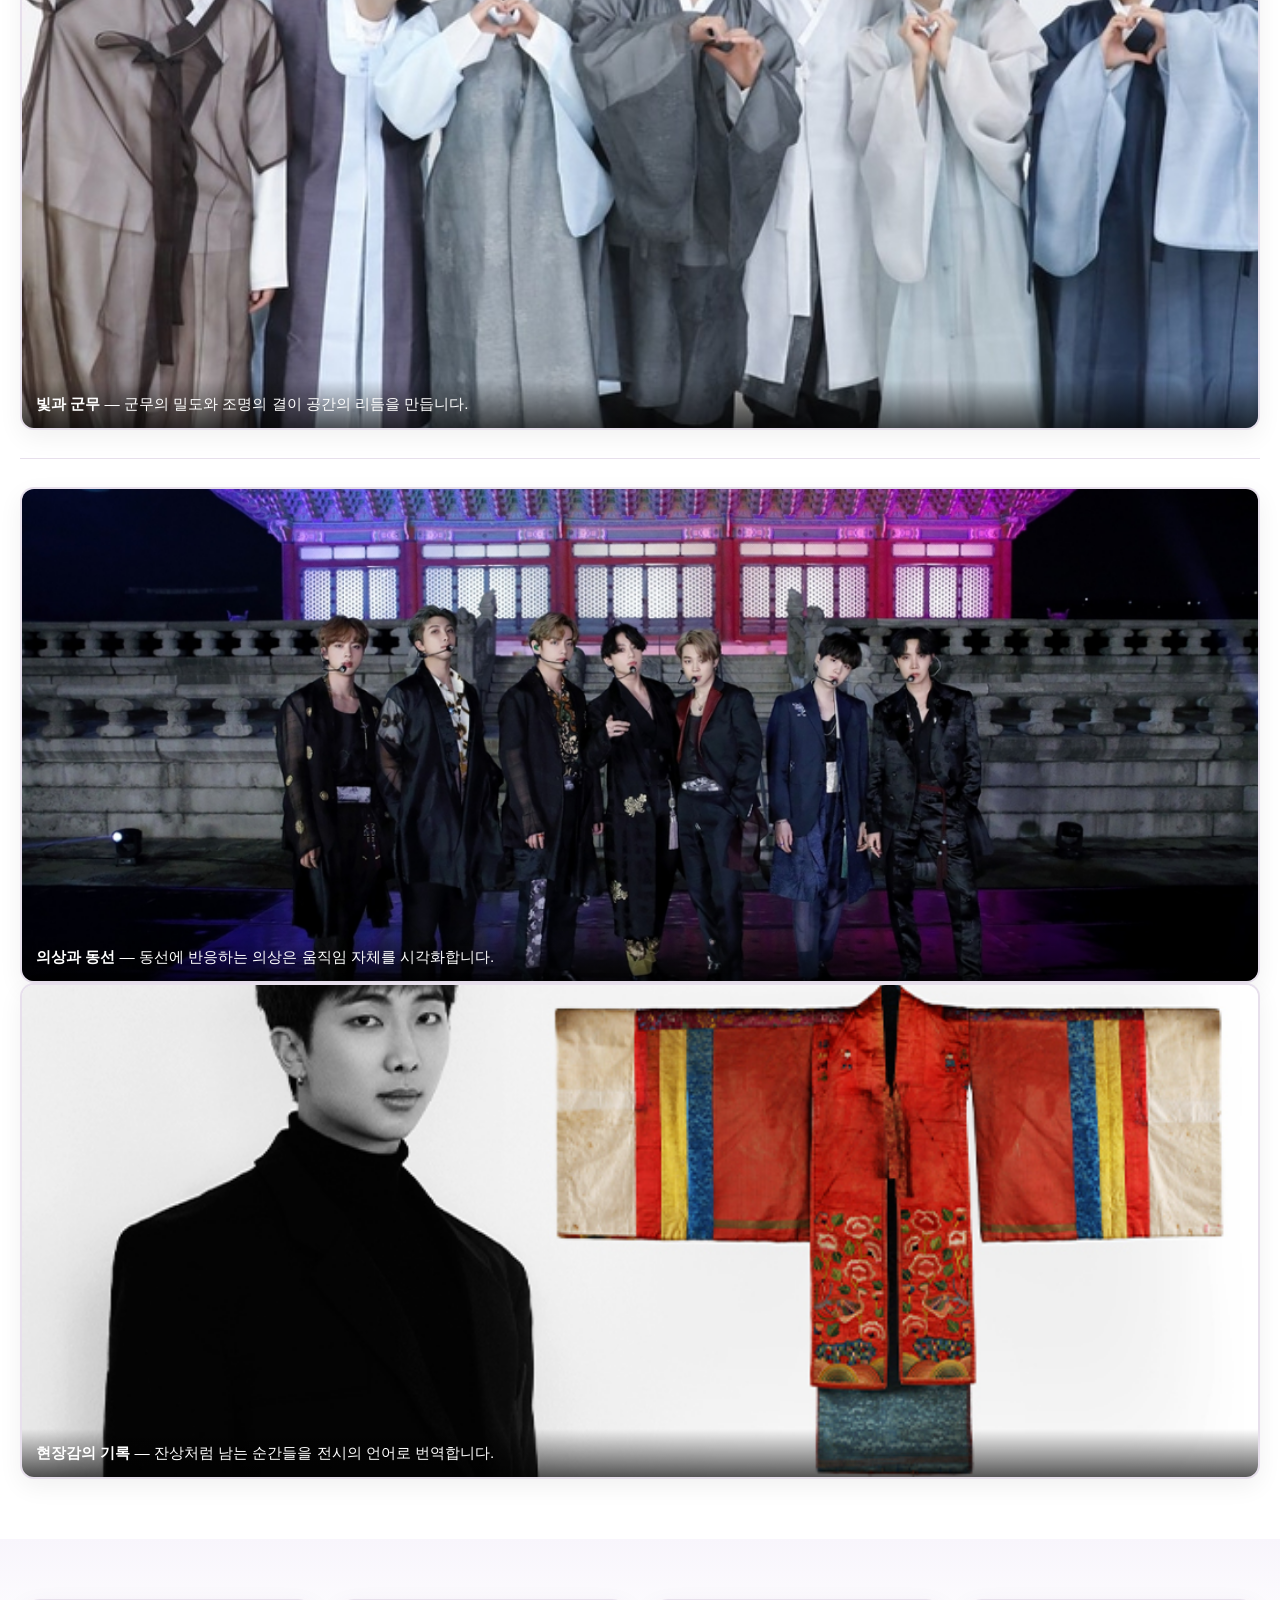
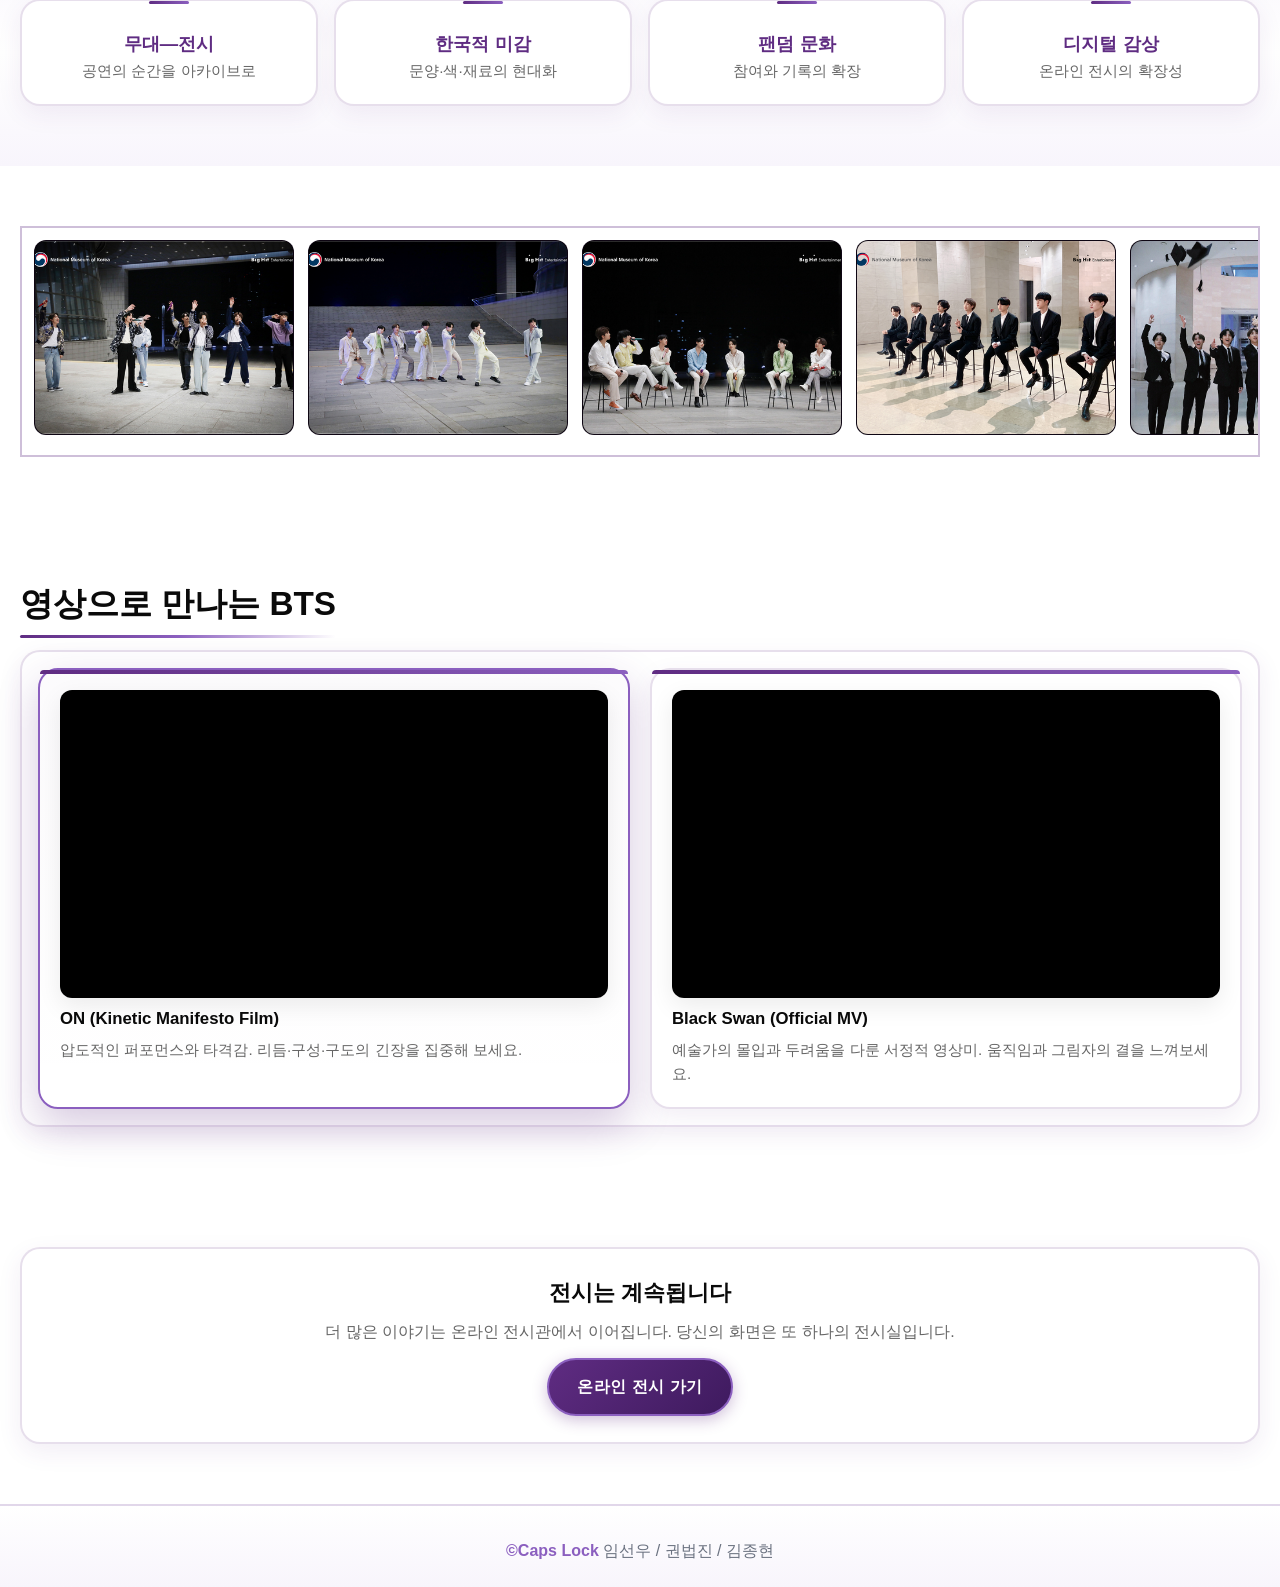
<file: 1105/bts.html>
<!DOCTYPE html>
<html lang="ko">
<head>
  <meta charset="UTF-8" />
  <meta name="viewport" content="width=device-width, initial-scale=1" />
  <meta name="description" content="국립중앙박물관 X BTS 소개 페이지 - 무대와 역사, 그리고 이야기" />
  <title>BTS 소개 - 국립중앙박물관</title>
  <link rel="stylesheet" href="css/main.css" />
  <style>
    /* 여백 제거 */
    * { margin: 0; padding: 0; box-sizing: border-box; }
    html, body { margin: 0; padding: 0; height: 100%; }
    
    /* ========= THEME & TOKENS ========= */
    :root{
      /* 너비/여백 */
      --container-sm: 880px;
      --container-md: 1100px;
      --container-lg: 1280px;
      --container-xl: 1440px;
      --gutter: 20px;

      /* BTS 색상 테마 */
      --bts-purple: #5f2c82;
      --bts-purple-light: #8b5fbf;
      --bts-purple-dark: #3e1a5e;
      --bts-black: #0a0a0a;
      --bts-gold: #d4af37;
      
      /* 색/선 */
      --outline: rgba(95,44,130,.15);
      --outline-strong: rgba(95,44,130,.3);
      --panel: #fff;
      --soft-bg: #f8f5fc;
      --soft-grad: linear-gradient(180deg,#fff 0%,#f8f5fc 100%);
      --accent: var(--bts-purple, #5f2c82);
      --ink: var(--bts-black, #0a0a0a);
      --muted: var(--text-secondary, #6b7280);

      /* 타이포 */
      --h1: clamp(2.2rem, 4vw, 3.6rem);
      --h2: clamp(1.6rem, 2.6vw, 2.2rem);
      --h3: clamp(1.2rem, 1.8vw, 1.4rem);
      --lead: clamp(1.05rem, 1.2vw, 1.25rem);
      --body: 1rem;

      /* 히어로 */
      --hero-h: 72vh;
    }

    /* 컨테이너 */
    .container{ width:100%; max-width: var(--container-lg); margin:0 auto; padding:0 var(--gutter); }
    @media (min-width:1440px){ .container{ max-width: var(--container-xl);} }

    /* 공통 유틸 */
    .outlined{ 
      border:2px solid var(--outline); 
      border-radius:20px; 
      background: var(--panel); 
      box-shadow: 0 8px 25px rgba(95,44,130,.08);
      transition: all 0.3s ease;
    }
    .outlined:hover{
      border-color: var(--bts-purple-light);
      box-shadow: 0 12px 35px rgba(95,44,130,.15);
      transform: translateY(-2px);
    }
    .outlined-strong{ border:2px solid var(--outline-strong); }
    .divider{ height:1px; background: var(--outline); margin: 28px 0; }
    .section{ padding: clamp(36px,5vw,60px) 0; }
    .section-header{ margin-bottom: 20px; text-align: left; }
    .eyebrow{ 
      display:inline-block; font-weight:800; letter-spacing:.1em; 
      color:var(--accent);
      font-size: 0.85rem;
      text-transform: uppercase;
      padding: 6px 14px;
      background: linear-gradient(135deg, rgba(95,44,130,.1), rgba(139,95,191,.1));
      border-radius: 20px;
      border: 1px solid var(--outline);
    }
    .kicker{ 
      display:inline-block; font-weight:800; letter-spacing:.1em; 
      color:var(--accent);
      font-size: 0.85rem;
      text-transform: uppercase;
      padding: 6px 14px;
      background: linear-gradient(135deg, rgba(95,44,130,.1), rgba(139,95,191,.1));
      border-radius: 20px;
      border: 1px solid var(--outline);
    }
    .muted{ color:var(--muted); }
    .lead{ font-size: var(--lead); line-height:1.9; color:var(--muted); }
    .h1{ font-size: var(--h1); font-weight:900; color:var(--ink); letter-spacing:.01em; }
    .h2{ font-size: var(--h2); font-weight:900; color:var(--ink); }
    .h3{ font-size: var(--h3); font-weight:800; color:var(--ink); }
    .btn{ 
      display:inline-flex; align-items:center; gap:8px; padding:14px 28px; 
      border-radius:30px; font-weight:700; text-decoration:none; 
      transition:all .3s cubic-bezier(0.4, 0, 0.2, 1);
      letter-spacing: 0.5px;
    }
    .btn-primary{ 
      background:linear-gradient(135deg, var(--bts-purple), var(--bts-purple-dark)); 
      color:#fff;
      border: 2px solid var(--bts-purple-light);
      box-shadow: 0 4px 15px rgba(95,44,130,.3);
    }
    .btn-primary:hover{ 
      transform:translateY(-3px) scale(1.05); 
      box-shadow:0 12px 30px rgba(95,44,130,.5);
      background:linear-gradient(135deg, var(--bts-purple-light), var(--bts-purple));
    }
    .btn-ghost{ 
      background: rgba(255,255,255,.15); 
      border:2px solid rgba(255,255,255,.4); 
      color:#fff;
      backdrop-filter: blur(10px);
    }
    .btn-ghost:hover{ 
      transform:translateY(-3px) scale(1.05); 
      background: rgba(255,255,255,.25);
      box-shadow:0 10px 24px rgba(255,255,255,.2);
    }

    .back-button{ 
      position:fixed; top:18px; left:18px; z-index:1000; 
      padding:10px 18px; border-radius:25px; 
      background:linear-gradient(135deg, var(--bts-purple), var(--bts-purple-dark)); 
      border:2px solid var(--bts-purple-light); 
      box-shadow:0 8px 20px rgba(95,44,130,.3);
      color: #fff;
      font-weight: 700;
      text-decoration: none;
      transition: all 0.3s ease;
    }
    .back-button:hover{
      transform: translateY(-2px);
      box-shadow:0 12px 28px rgba(95,44,130,.4);
      background:linear-gradient(135deg, var(--bts-purple-light), var(--bts-purple));
    }
    .soft-section{ 
      background: linear-gradient(180deg, #f8f5fc 0%, #fff 50%, #f8f5fc 100%);
    }

    /* ========= HERO ========= */
    .hero{
      height: var(--hero-h);
      background: url('images/exhibitions/4.png') center/cover no-repeat;
      position:relative; 
      display:flex; 
      align-items:center; 
      justify-content:center; 
      color:#fff; 
      overflow:hidden;
      border-bottom: 2px solid rgba(139,95,191,.3);
      margin: 0;
      padding: 0;
    }
    .hero::before{
      content:""; position:absolute; inset:0;
      background: linear-gradient(180deg, rgba(95,44,130,.85) 0%, rgba(10,10,10,.65) 45%, rgba(62,26,94,.9) 100%);
      backdrop-filter:saturate(1.3) brightness(.8);
    }
    .hero-inner{ position:relative; z-index:1; text-align:center; max-width: 980px; padding:0 var(--gutter);}
    .hero .badge{ 
      display:inline-block; padding:8px 18px; border-radius:25px; font-weight:700; 
      border:2px solid var(--bts-purple-light); 
      background:linear-gradient(135deg, var(--bts-purple), var(--bts-purple-dark)); 
      margin-bottom:16px;
      box-shadow: 0 4px 15px rgba(139,95,191,.4);
      letter-spacing: 1px;
    }
    .hero h1{ 
      font-size: var(--h1); margin:.25rem 0 .5rem;
      text-shadow: 0 4px 20px rgba(95,44,130,.6), 0 2px 10px rgba(0,0,0,.8);
    }
    .hero p{ 
      font-size: clamp(1rem,1.4vw,1.25rem); opacity:.96;
      text-shadow: 0 2px 8px rgba(0,0,0,.6);
    }
    .hero-cta{ 
      margin-top:28px; 
      display:inline-flex; 
      gap:10px; 
      flex-wrap:wrap;
      justify-content: center;
    }

    /* ========= GRID LAYOUTS ========= */
    /* 12열 레일 기반: desktop에서 대칭/비율 안정 */
    .grid{ display:grid; gap:18px; }
    .grid-12{ grid-template-columns: repeat(12, 1fr); gap: 20px; }
    .span-5{ grid-column: span 5; }
    .span-6{ grid-column: span 6; }
    .span-7{ grid-column: span 7; }
    .span-12{ grid-column: 1 / -1; }

    @media (max-width:1200px){
      .grid-12{ grid-template-columns: repeat(8,1fr); }
      .span-7{ grid-column: span 8; }
      .span-6{ grid-column: span 8; }
      .span-5{ grid-column: span 8; }
    }
    @media (max-width:900px){
      .grid-12{ grid-template-columns: repeat(6,1fr); }
      .span-7,.span-6,.span-5{ grid-column: span 6; }
    }
    @media (max-width:600px){
      .grid-12{ grid-template-columns: repeat(4,1fr); }
      .span-7,.span-6,.span-5{ grid-column: span 4; }
    }

    /* ========= INTRO (텍스트 강조 + 아웃라인) ========= */
    .intro .panel{ padding:24px; margin-bottom: 15px; }
    .intro .panel strong{ color:var(--ink); }
    .chips{ display:flex; flex-wrap:wrap; gap:14px; margin-top:16px; }
    .chip{ 
      display:inline-flex; align-items:center; gap:8px; 
      padding:10px 18px; border-radius:999px; 
      border:2px solid var(--bts-purple-light); 
      background:linear-gradient(135deg, rgba(95,44,130,.08), rgba(139,95,191,.08)); 
      font-weight:700; 
      color:var(--bts-purple);
      transition: all 0.3s ease;
    }
    .chip:hover{
      background:linear-gradient(135deg, var(--bts-purple), var(--bts-purple-light));
      color: #fff;
      transform: translateY(-2px);
      box-shadow: 0 4px 12px rgba(95,44,130,.3);
    }

    /* ========= IMAGE BLOCKS (비율 고정 + 캡션) ========= */
    .figure{ position:relative; overflow:hidden; border-radius:14px; }
    .figure.outlined{ box-shadow:0 8px 24px rgba(0,0,0,.06); }
    .figure .media{ width:100%; height:100%; object-fit:cover; display:block; }
    /* 데스크톱에서 안정적인 가로세로 비율 부여 */
    .ratio-16x10{ aspect-ratio: 16 / 7; }
    .ratio-5x4{ aspect-ratio: 5 / 2; }
    .caption{
      position:absolute; left:0; right:0; bottom:0; padding:12px 14px;
      background: linear-gradient(180deg, rgba(0,0,0,0) 0%, rgba(0,0,0,.65) 100%);
      color:#fff; font-size:.95rem;
    }
    .caption b{ font-weight:800; }

    /* ========= VALUE CARDS (3열 대칭) ========= */
    .values .cards{ display:grid; grid-template-columns: repeat(3,1fr); gap:18px; }
    .card{ 
      padding:24px; 
      position: relative;
      overflow: hidden;
    }
    .card::before{
      content: "";
      position: absolute;
      top: 0;
      left: 0;
      right: 0;
      height: 4px;
      background: linear-gradient(90deg, var(--bts-purple), var(--bts-purple-light));
      transform: scaleX(0);
      transition: transform 0.3s ease;
    }
    .card:hover::before{ transform: scaleX(1); }
    .card:hover{ 
      transform: translateY(-6px); 
      box-shadow:0 16px 40px rgba(95,44,130,.20);
      border-color: var(--bts-purple-light);
    }
    .card .h3{
      color: var(--bts-purple);
    }
    .card p{ margin:.5rem 0 0; color:var(--muted); line-height:1.8; }
    @media (max-width:900px){ .values .cards{ grid-template-columns: 1fr 1fr; } }
    @media (max-width:600px){ .values .cards{ grid-template-columns: 1fr; } }

    /* ========= FACTS STRIP (윤곽 강조) ========= */
    .facts{ display:grid; grid-template-columns: repeat(4,1fr); gap:16px; }
    .fact{ 
      text-align:center; 
      padding:20px 16px;
      position: relative;
      transition: all 0.3s ease;
    }
    .fact::before{
      content: "";
      position: absolute;
      top: 0;
      left: 50%;
      transform: translateX(-50%);
      width: 40px;
      height: 3px;
      background: linear-gradient(90deg, var(--bts-purple), var(--bts-purple-light));
      border-radius: 2px;
    }
    .fact:hover{
      transform: translateY(-4px);
      background: linear-gradient(135deg, rgba(95,44,130,.05), rgba(139,95,191,.05));
    }
    .fact b{ display:block; font-size:1.15rem; color:var(--bts-purple); font-weight:800; margin-top: 8px; }
    .fact span{ font-size:.95rem; color:var(--muted); }
    @media (max-width:900px){ .facts{ grid-template-columns: repeat(2,1fr);} }
    @media (max-width:600px){ .facts{ grid-template-columns: 1fr;} }

    /* ========= STRIP GALLERY ========= */
    .strip-gallery{ overflow-x:auto; -webkit-overflow-scrolling:touch; scrollbar-width:thin; padding-bottom:8px; }
    .strip{ display:grid; grid-auto-flow:column; grid-auto-columns:minmax(260px, 26vw); gap:14px; }
    .thumb{ border-radius:12px; overflow:hidden; border:1px solid var(--outline); background:#000; aspect-ratio: 4/3; }
    .thumb img{ width:100%; height:100%; object-fit:cover; display:block; }

    /* ========= VIDEO ========= */
    .video-grid{ display:grid; grid-template-columns: repeat(12,1fr); gap:20px; }
    .video-card{ 
      grid-column: span 6; 
      padding:20px;
      position: relative;
    }
    .video-card::before{
      content: "";
      position: absolute;
      top: 0;
      left: 0;
      right: 0;
      height: 4px;
      background: linear-gradient(90deg, var(--bts-purple), var(--bts-purple-light));
      border-radius: 4px 4px 0 0;
    }
    .video-card.emphasis{ 
      border-color: var(--bts-purple-light); 
      box-shadow:0 16px 40px rgba(95,44,130,.25);
      background: linear-gradient(180deg, rgba(95,44,130,.02), transparent);
    }
    .video-wrap{ position:relative; width:100%; aspect-ratio:16/9; border-radius:12px; overflow:hidden; background:#000; box-shadow:0 8px 24px rgba(0,0,0,.08); }
    .video-wrap iframe{ position:absolute; inset:0; width:100%; height:100%; border:0; }
    .video-meta h3{ margin:.5rem 0 .3rem; font-size:1.05rem; color:var(--ink); }
    .video-meta p{ margin:0; font-size:.95rem; color:var(--muted); line-height:1.6; }
    @media (max-width:900px){ .video-card{ grid-column: span 12; } }

    /* ========= FOOTER ========= */
    .footer{ 
      border-top:2px solid var(--outline); 
      padding:24px 0; 
      color:var(--muted);
      background: linear-gradient(180deg, #fff 0%, #f8f5fc 100%);
    }

    /* ========= SMALL POLISH ========= */
    /* 본문 안 굵은 강조 구문 스타일 */
    .lead b, p b, li b{ color:var(--ink); text-decoration-thickness: .08em; text-underline-offset: .18em; }
    /* 섹션 제목 아래 강조 밑줄 */
    .underlined{ position:relative; display:inline-block; }
    .underlined::after{
      content:""; position:absolute; left:0; right:0; bottom:-8px; height:3px;
      background: linear-gradient(90deg, var(--bts-purple), var(--bts-purple-light), transparent);
      border-radius: 2px;
    }

    @media (max-width:900px){
      :root{ --hero-h: 64vh; }
    }
  </style>
</head>
<body>
  <a href="K-Culture.html" class="back-button">← 돌아가기</a>

  <!-- ========== HERO ========== -->
  <header class="hero">
    <div class="hero-inner">
      <span class="badge">국중박 × BTS</span>
      <h1 class="h1">BTS: 무대의 기록,<br> 역사와 만나다</h1>
      <p>한국적 미감과 현대 공연예술이 만날 때, 무대는 하나의 전시가 됩니다. 의상·빛·동선·서사가 만든 디테일을 통해 <b>기록되는 공연</b>을 경험하세요.</p>
      <div class="hero-cta">
        <a class="btn btn-primary" href="#about">소개 보기</a>
        <a class="btn btn-ghost" href="#gallery">이미지 갤러리</a>
      </div>
    </div>
  </header>

  <!-- ========== INTRO ========== -->
  <section id="about" class="section intro">
    <div class="container grid-12">
      <!-- 텍스트 패널 (좌) -->
      <div class="span-7 outlined panel">
        <div class="section-header">
          <span class="kicker">INTRO</span>
          <h2 class="h2 underlined">무대예술과 박물관적 시선</h2>
        </div>
        <p class="lead">
          BTS는 음악을 넘어 <b>문화의 언어</b>가 되었습니다. 국립중앙박물관은 한국의 시간과 미감을 바탕으로,
          무대가 품은 <b>오브제</b>와 <b>기억</b>을 새로운 방식으로 소개합니다. 공연의 순간이 지나가도 기록은 남습니다.
          우리는 이 기록을 통해 동시대의 감각과 한국적 미의 흐름을 읽어냅니다.
        </p>
        <div class="divider"></div>
        <div class="values">
          <div class="cards">
            <article class="outlined card">
              <div class="h3">1.무대 미학의 디테일</div>
              <p>재질·색 대비·조명 궤적이 감정의 온도를 결정합니다. 시각·촉각 요소를 박물관의 감식으로 해석합니다.</p>
            </article>
            <article class="outlined card">
              <div class="h3">2.전통과 현대의 공명</div>
              <p>한글·문양·재료감 등 한국적 요소가 글로벌 무대에서 새로운 울림을 만듭니다.</p>
            </article>
            <article class="outlined card">
              <div class="h3">3.기록과 아카이브</div>
              <p>사진·영상·무대의상은 공연의 “사후 전시물”이 됩니다. 남겨진 흔적이 다음 세대의 기억을 구성합니다.</p>
            </article>
          </div>
        </div>
      </div>

      <!-- 강조 패널 (우) -->
      <aside class="span-5 outlined panel soft-section">
        <div class="section-header">
          <h3 class="h3">BTS와 문화유산에 대한 관심</h3>
        </div>
        <p class="muted">
          예술·전시·아카이브에 대한 관심은 팬덤과 함께 <b>문화 향유의 폭</b>을 넓혀 왔습니다.
          공연장을 넘어 <b>박물관·미술관</b>에서 이어지는 감상은 K-컬처의 맥락을 더 깊게 만듭니다.
        </p>
        <div class="chips">
          <span class="chip">#K-컬처</span>
          <span class="chip">#아카이브</span>
          <span class="chip">#공연예술</span>
          <span class="chip">#한국적미감</span>
        </div>
      </aside>
    </div>
  </section>

  <!-- ========== IMAGE BLOCKS (대칭/비율 안정) ========== -->
  <section class="section">
    <div class="container grid-12">
      <figure class="span-12 figure outlined ratio-16x10">
        <img class="media" src="images/exhibitions/bts8.jpg" alt="BTS 무대 이미지 2" />
        <figcaption class="caption"><b>빛과 군무</b> — 군무의 밀도와 조명의 결이 공간의 리듬을 만듭니다.</figcaption>
      </figure>

      <div class="span-12 divider"></div>

      <!-- 좌5 / 우7 대칭 -->
      <figure class="span-5 figure outlined ratio-5x4">
        <img class="media" src="images/exhibitions/bts6.png" alt="BTS 무대 이미지 3" />
        <figcaption class="caption"><b>의상과 동선</b> — 동선에 반응하는 의상은 움직임 자체를 시각화합니다.</figcaption>
      </figure>
      <figure class="span-7 figure outlined ratio-5x4">
        <img class="media" src="images/exhibitions/bts7.jpg" alt="BTS 무대 이미지 4" />
        <figcaption class="caption"><b>현장감의 기록</b> — 잔상처럼 남는 순간들을 전시의 언어로 번역합니다.</figcaption>
      </figure>
    </div>
  </section>

  <!-- ========== FACTS STRIP (윤곽 강조) ========== -->
  <section class="section soft-section">
    <div class="container facts">
      <div class="outlined fact"><b>무대—전시</b><span>공연의 순간을 아카이브로</span></div>
      <div class="outlined fact"><b>한국적 미감</b><span>문양·색·재료의 현대화</span></div>
      <div class="outlined fact"><b>팬덤 문화</b><span>참여와 기록의 확장</span></div>
      <div class="outlined fact"><b>디지털 감상</b><span>온라인 전시의 확장성</span></div>
    </div>
  </section>

  <!-- ========== STRIP GALLERY ========== -->
  <section id="gallery" class="section">
    <div class="container">
      <div class="outlined-strong strip-gallery">
        <div class="strip" style="padding:12px;">
          <div class="thumb"><img src="images/exhibitions/bts1.png" alt="갤러리 1" /></div>
          <div class="thumb"><img src="images/exhibitions/bts2.png" alt="갤러리 2" /></div>
          <div class="thumb"><img src="images/exhibitions/bts3.png" alt="갤러리 3" /></div>
          <div class="thumb"><img src="images/exhibitions/bts4.png" alt="갤러리 4" /></div>
          <div class="thumb"><img src="images/exhibitions/bts5.png" alt="갤러리 5" /></div>
        </div>
      </div>
    </div>
  </section>

  <!-- ========== VIDEO ========== -->
  <section id="video" class="section">
    <div class="container">
      <div class="section-header">
        <h2 class="h2 underlined">영상으로 만나는 BTS</h2>
      </div>
      <div class="outlined panel" style="padding:16px;">
        <div class="video-grid">
          <article class="video-card outlined emphasis">
            <div class="video-wrap">
              <iframe
                src="https://www.youtube.com/embed/AU6uF5sFtwA?autoplay=1&mute=1&playsinline=1&rel=0&vq=hd1080"
                title="BTS (방탄소년단) 'ON' Kinetic Manifesto Film : Come Prima"
                allow="accelerometer; autoplay; clipboard-write; encrypted-media; gyroscope; picture-in-picture; web-share"
                referrerpolicy="strict-origin-when-cross-origin" allowfullscreen>
              </iframe>
            </div>
            <div class="video-meta">
              <h3>ON (Kinetic Manifesto Film)</h3>
              <p>압도적인 퍼포먼스와 타격감. 리듬·구성·구도의 긴장을 집중해 보세요.</p>
            </div>
          </article>

          <article class="video-card outlined">
            <div class="video-wrap">
              <iframe
                src="https://www.youtube.com/embed/ErTgtL1Tjns?autoplay=1&mute=1&playsinline=1&rel=0&vq=hd1080"
                title="BTS (방탄소년단) 'Black Swan' Official MV"
                allow="accelerometer; autoplay; clipboard-write; encrypted-media; gyroscope; picture-in-picture; web-share"
                referrerpolicy="strict-origin-when-cross-origin" allowfullscreen>
              </iframe>
            </div>
            <div class="video-meta">
              <h3>Black Swan (Official MV)</h3>
              <p>예술가의 몰입과 두려움을 다룬 서정적 영상미. 움직임과 그림자의 결을 느껴보세요.</p>
            </div>
          </article>
        </div>
      </div>
    </div>
  </section>

  <!-- ========== CTA ========== -->
  <section class="section">
    <div class="container" style="text-align:center;">
      <div class="outlined panel" style="padding:26px;">
        <h3 class="h3" style="margin-bottom:8px;">전시는 계속됩니다</h3>
        <p class="muted">더 많은 이야기는 온라인 전시관에서 이어집니다. 당신의 화면은 또 하나의 전시실입니다.</p>
        <div style="margin-top:14px;">
          <a class="btn btn-primary" href="index.html#exhibitions">온라인 전시 가기</a>
        </div>
      </div>
    </div>
  </section>

  <footer class="footer">
    <div class="container" style="text-align:center;">
      <p style="margin-top: 8px;">
        <strong style="color: #8b5fbf; font-weight: 700;">&copy;Caps Lock</strong> 
        <span style="color: #6b7280;">임선우 / 권법진 / 김종현</span>
      </p>
    </div>
  </footer>
</body>
</html>
</file>
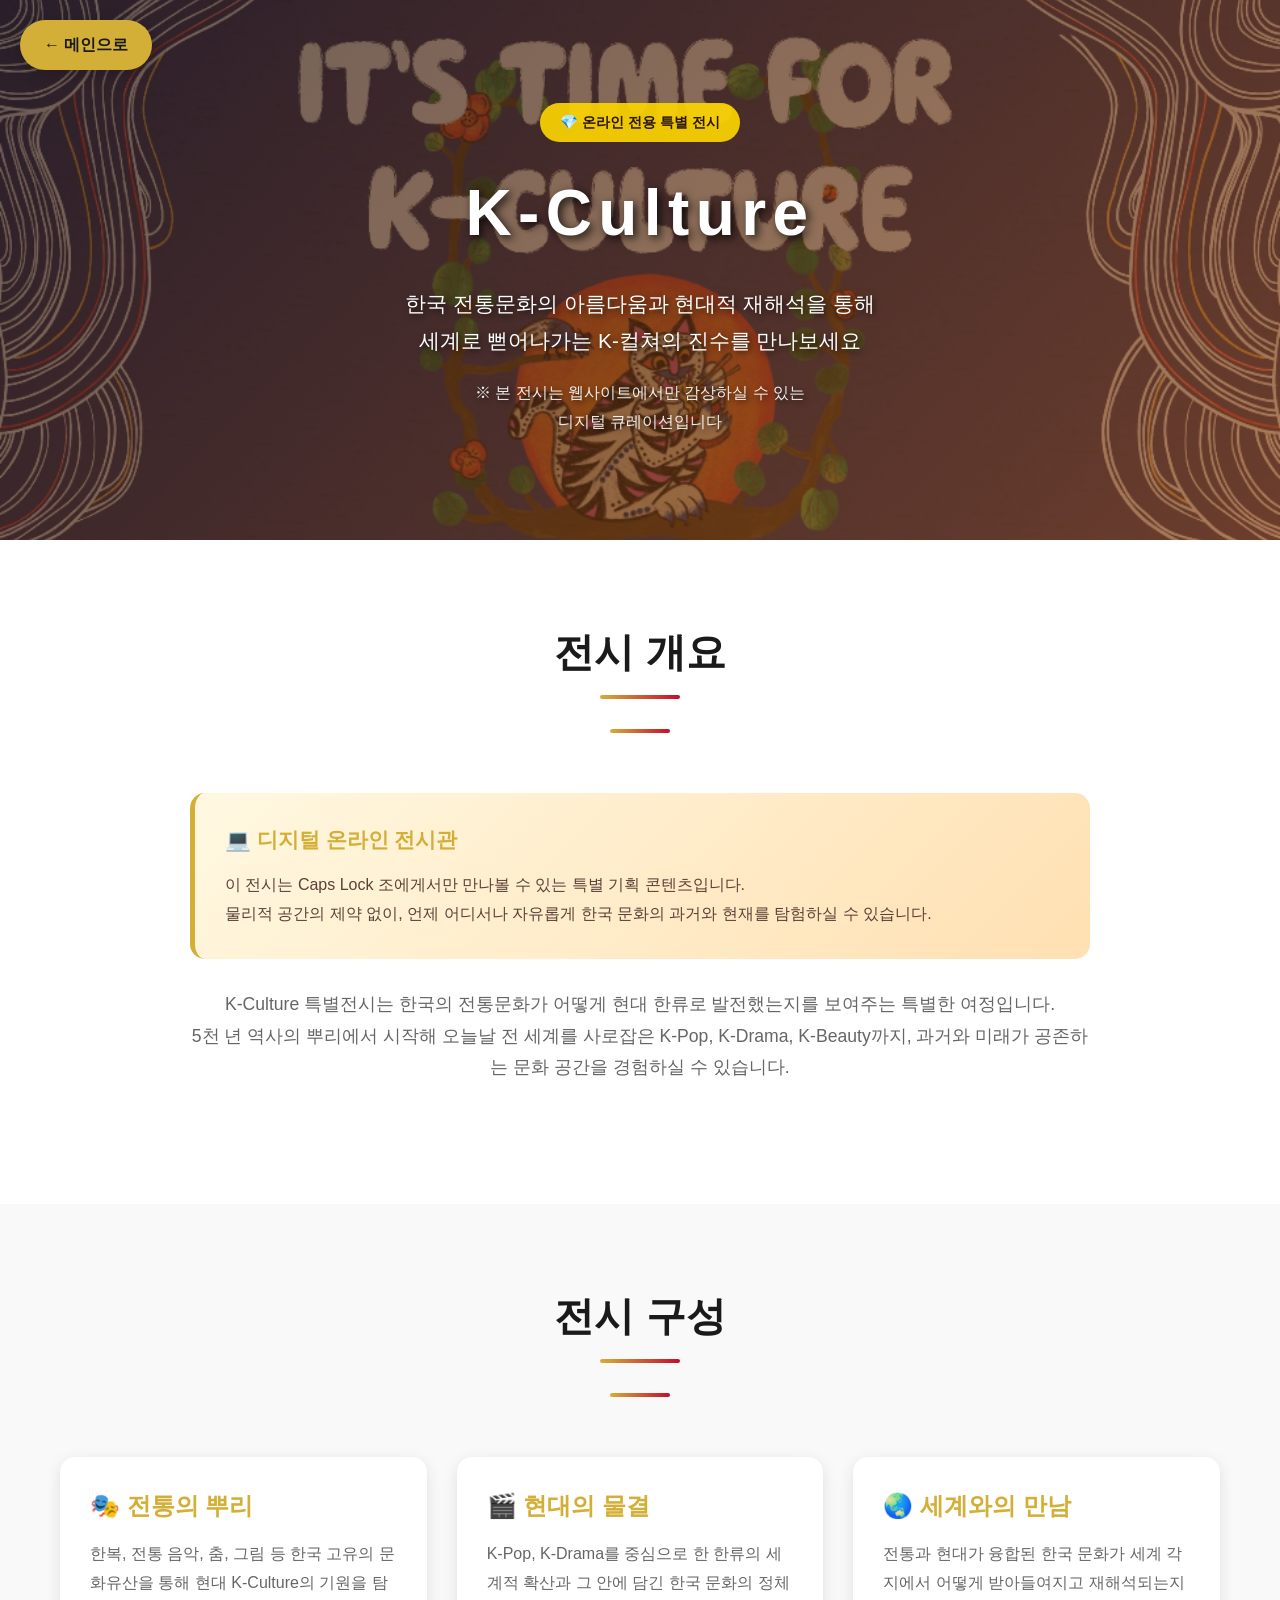
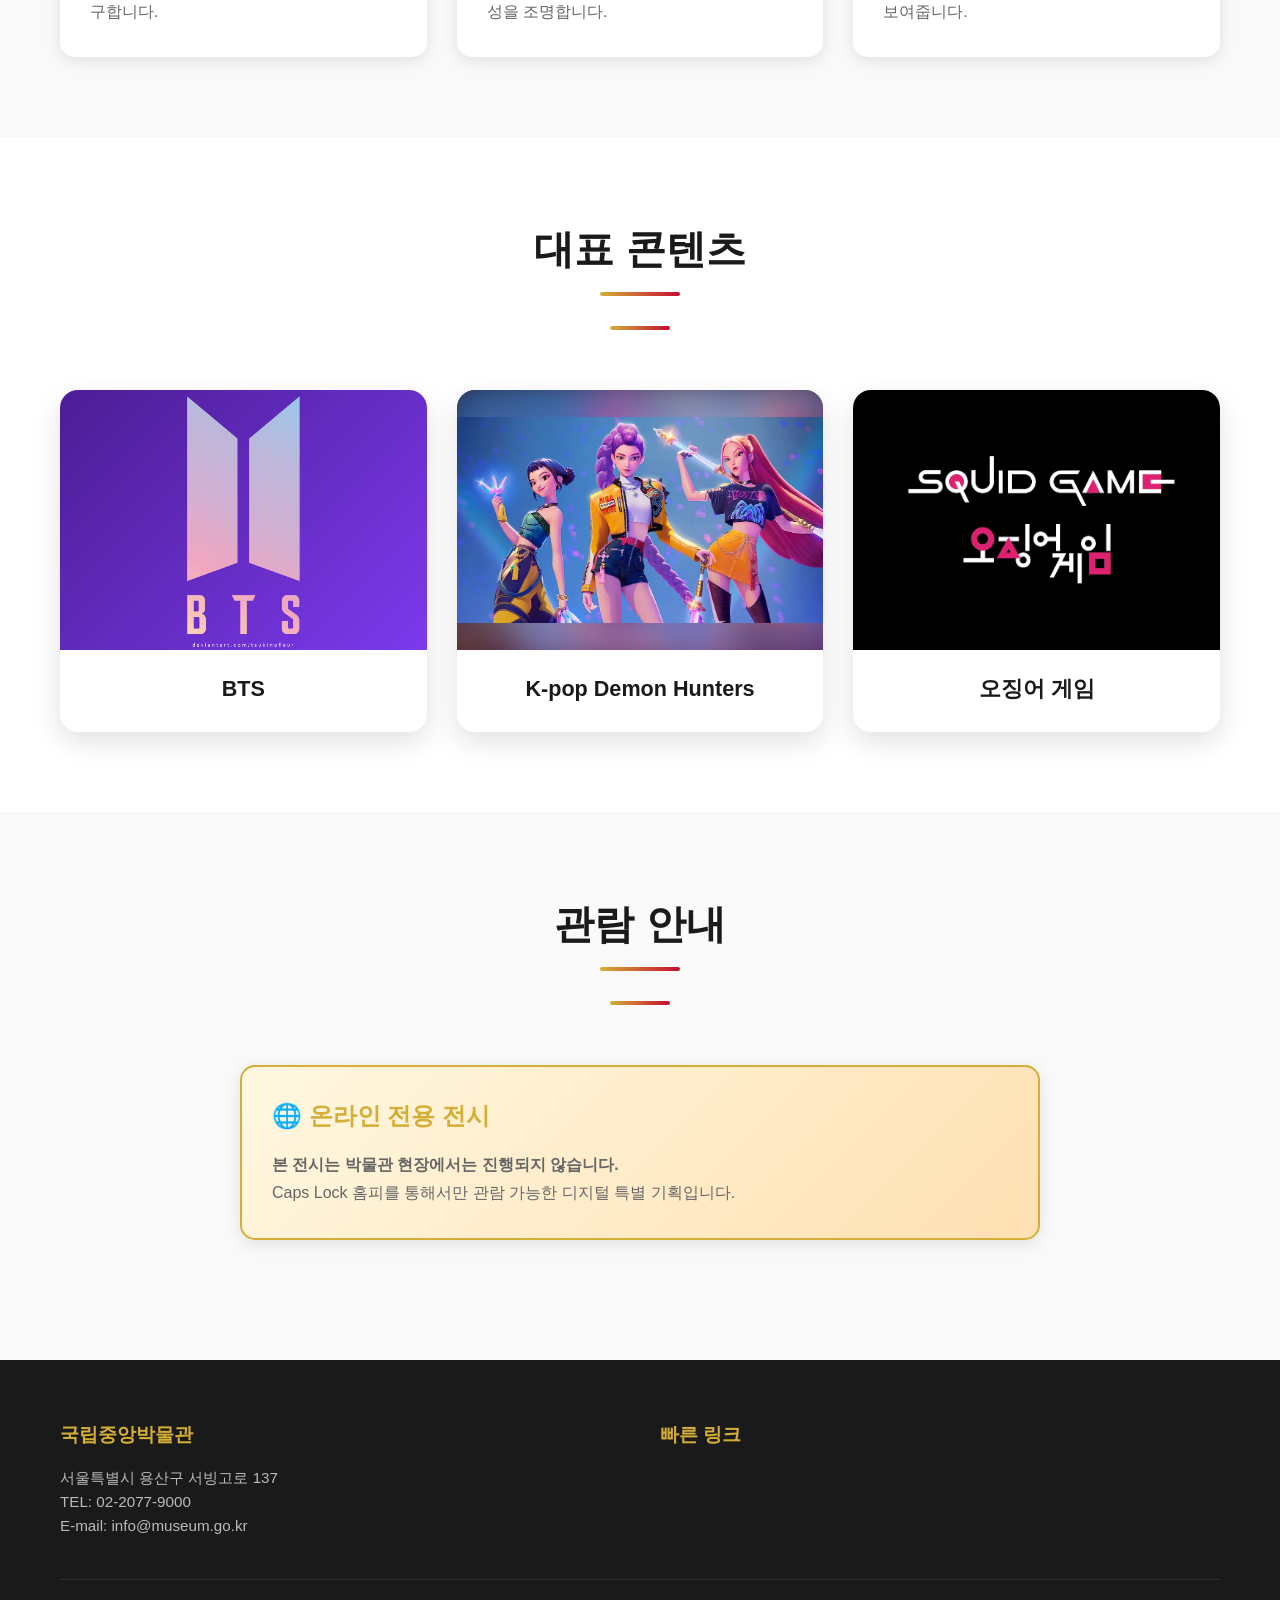
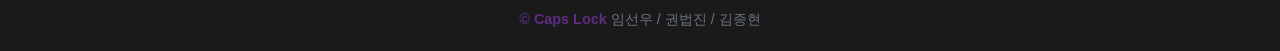
<file: 1105/K-Culture.html>
<!DOCTYPE html>
<html lang="ko">
<head>
    <meta charset="UTF-8">
    <meta name="viewport" content="width=device-width, initial-scale=1.0">
    <meta name="description" content="K-Culture 특별전시 - 한국 전통문화와 현대 한류의 만남">
    <meta name="keywords" content="K-Culture, 한류, 특별전시, 국립중앙박물관, 한국문화">
    <meta name="author" content="Caps Lock 임선우/권법진/김종현">
    
    <title>K-Culture 특별전시 - 국립중앙박물관</title>
    <link rel="stylesheet" href="css/main.css">
    <style>
        /* K-Culture 전용 스타일 */
        .k-culture-hero {
            min-height: 60vh;
            background: linear-gradient(135deg, #2c1810 0%, #8b4513 100%);
            display: flex;
            align-items: center;
            justify-content: center;
            text-align: center;
            color: white;
            position: relative;
            overflow: hidden;
        }

        .k-culture-hero::before {
            content: '';
            position: absolute;
            top: 0;
            left: 0;
            right: 0;
            bottom: 0;
            background-image: url('images/exhibitions/3.png');
            background-size: cover;
            background-position: center;
            opacity: 0.3;
            z-index: 0;
        }

        .k-culture-hero-content {
            position: relative;
            z-index: 1;
            max-width: 800px;
            padding: 40px 20px;
        }

        .k-culture-hero h1 {
            font-size: 4rem;
            font-weight: 900;
            margin-bottom: 20px;
            text-shadow: 3px 3px 10px rgba(0, 0, 0, 0.8);
            letter-spacing: 0.1em;
        }

        .k-culture-hero p {
            font-size: 1.3rem;
            line-height: 1.8;
            text-shadow: 2px 2px 6px rgba(0, 0, 0, 0.7);
        }

        .back-button {
            position: fixed;
            top: 20px;
            left: 20px;
            z-index: 1000;
            background: var(--accent-gold);
            color: var(--primary-dark);
            padding: 12px 24px;
            border-radius: 30px;
            text-decoration: none;
            font-weight: 600;
            transition: all 0.3s ease;
            box-shadow: 0 4px 15px rgba(0, 0, 0, 0.2);
        }

        .back-button:hover {
            background: var(--accent-red);
            color: white;
            transform: translateY(-2px);
            box-shadow: 0 6px 20px rgba(0, 0, 0, 0.3);
        }

        .k-section {
            padding: 80px 20px;
        }

        .k-section:nth-child(even) {
            background: #f9f9f9;
        }

        .k-content-grid {
            display: grid;
            grid-template-columns: repeat(auto-fit, minmax(300px, 1fr));
            gap: 30px;
            max-width: 1200px;
            margin: 40px auto 0;
        }

        .k-card {
            background: white;
            border-radius: 15px;
            padding: 30px;
            box-shadow: 0 4px 15px rgba(0, 0, 0, 0.1);
            transition: transform 0.3s ease, box-shadow 0.3s ease;
        }

        .k-card:hover {
            transform: translateY(-5px);
            box-shadow: 0 8px 25px rgba(0, 0, 0, 0.15);
        }

        .k-card h3 {
            font-size: 1.5rem;
            color: var(--accent-gold);
            margin-bottom: 15px;
        }

        .k-card p {
            color: var(--text-secondary);
            line-height: 1.8;
        }

        .k-highlight {
            background: var(--accent-gold);
            color: var(--primary-dark);
            padding: 60px 20px;
            text-align: center;
        }

        .k-highlight h2 {
            font-size: 2.5rem;
            margin-bottom: 20px;
        }

        .k-highlight p {
            font-size: 1.2rem;
            max-width: 800px;
            margin: 0 auto;
            line-height: 1.8;
        }

        /* Feature Cards (Large) */
        .k-feature-grid {
            display: grid;
            grid-template-columns: repeat(auto-fit, minmax(280px, 1fr));
            gap: 30px;
            max-width: 1200px;
            margin: 40px auto 0;
        }

        .k-feature-card {
            display: block;
            background: white;
            border-radius: 18px;
            overflow: hidden;
            box-shadow: 0 10px 28px rgba(0,0,0,0.12);
            transition: transform 0.25s ease, box-shadow 0.25s ease;
            text-decoration: none;
        }

        .k-feature-card:hover {
            transform: translateY(-6px);
            box-shadow: 0 16px 36px rgba(0,0,0,0.16);
        }

        .k-feature-thumb {
            height: 260px;
            background: #000;
            display: flex;
            align-items: center;
            justify-content: center;
            color: white;
            font-size: 2rem;
            font-weight: 800;
            letter-spacing: 0.04em;
            position: relative;
            overflow: hidden;
        }

        .k-feature-thumb img {
            width: 100%;
            height: 110%;
            object-fit: contain;
            object-position: center;
            display: block;
            background: transparent;
            position: relative;
            z-index: 1;
        }

        /* 케데헌 카드: 이미지 기반 블러 배경 */
        .thumb-kedeheon::before {
            content: '';
            position: absolute;
            inset: 0;
            background: center/cover no-repeat url('images/exhibitions/5.png');
            filter: blur(20px);
            transform: scale(1.1);
            opacity: 0.9;
            z-index: 0;
        }

        .k-feature-body {
            padding: 22px 22px 26px;
            text-align: center;
        }

        .k-feature-title {
            margin: 0;
            font-size: 1.35rem;
            color: var(--primary-dark);
        }

        /* Custom color accents per item */
        .thumb-bts { background: linear-gradient(135deg, #4c1d95, #7c3aed); }
        .thumb-kedeheon { background: linear-gradient(135deg, #1a0a0f, #6b1a44); }
        .thumb-squid { background: #000; }

        @media (max-width: 768px) {
            .k-culture-hero h1 {
                font-size: 2.5rem;
            }

            .k-culture-hero p {
                font-size: 1.1rem;
            }

            .back-button {
                padding: 10px 20px;
                font-size: 0.9rem;
            }
        }
    </style>
</head>
<body>
    <a href="index.html" class="back-button">← 메인으로</a>

    <!-- 히어로 섹션 -->
    <section class="k-culture-hero">
        <div class="k-culture-hero-content">
            <span style="display: inline-block; background: rgba(255, 215, 0, 0.9); color: #2c1810; padding: 8px 20px; border-radius: 20px; font-size: 0.9rem; font-weight: 700; margin-bottom: 20px;">
                💎 온라인 전용 특별 전시
            </span>
            <h1>K-Culture</h1>
            <p>
                한국 전통문화의 아름다움과 현대적 재해석을 통해<br>
                세계로 뻗어나가는 K-컬쳐의 진수를 만나보세요
            </p>
            <p style="margin-top: 20px; font-size: 1rem; opacity: 0.9;">
                ※ 본 전시는 웹사이트에서만 감상하실 수 있는 <br>디지털 큐레이션입니다
            </p>
        </div>
    </section>

    <!-- 전시 개요 -->
    <section class="k-section">
        <div class="container">
            <div class="section-header">
                <h2 class="section-title">전시 개요</h2>
                <div class="title-underline"></div>
            </div>
            <div style="max-width: 900px; margin: 40px auto;">
                <div style="background: linear-gradient(135deg, #fff8e1 0%, #ffe0b2 100%); padding: 30px; border-radius: 15px; border-left: 5px solid var(--accent-gold); margin-bottom: 30px;">
                    <h3 style="color: var(--accent-gold); font-size: 1.3rem; margin-bottom: 15px;">
                        💻 디지털 온라인 전시관
                    </h3>
                    <p style="font-size: 1rem; line-height: 1.8; color: #5d4037;">
                        이 전시는 Caps Lock 조에게서만 만나볼 수 있는 특별 기획 콘텐츠입니다.<br>
                        물리적 공간의 제약 없이, 언제 어디서나 자유롭게 한국 문화의 과거와 현재를 탐험하실 수 있습니다.
                    </p>
                </div>
                <p style="font-size: 1.1rem; line-height: 1.8; color: var(--text-secondary); text-align: center;">
                    K-Culture 특별전시는 한국의 전통문화가 어떻게 현대 한류로 발전했는지를 보여주는 특별한 여정입니다.
                    <br>5천 년 역사의 뿌리에서 시작해 오늘날 전 세계를 사로잡은 K-Pop, K-Drama, K-Beauty까지,
                    과거와 미래가 공존하는 문화 공간을 경험하실 수 있습니다.
                </p>
            </div>
        </div>
    </section>

    <!-- 전시 구성 -->
    <section class="k-section">
        <div class="container">
            <div class="section-header">
                <h2 class="section-title">전시 구성</h2>
                <div class="title-underline"></div>
            </div>
            <div class="k-content-grid">
                <div class="k-card">
                    <h3>🎭 전통의 뿌리</h3>
                    <p>
                        한복, 전통 음악, 춤, 그림 등 한국 고유의 문화유산을 통해
                        현대 K-Culture의 기원을 탐구합니다.
                    </p>
                </div>
                <div class="k-card">
                    <h3>🎬 현대의 물결</h3>
                    <p>
                        K-Pop, K-Drama를 중심으로 한 한류의 세계적 확산과
                        그 안에 담긴 한국 문화의 정체성을 조명합니다.
                    </p>
                </div>
                <div class="k-card">
                    <h3>🌏 세계와의 만남</h3>
                    <p>
                        전통과 현대가 융합된 한국 문화가 세계 각지에서
                        어떻게 받아들여지고 재해석되는지 보여줍니다.
                    </p>
                </div>
            </div>
        </div>
    </section>

    <!-- 대표 카드 섹션 -->
    <section class="k-section">
        <div class="container">
            <div class="section-header">
                <h2 class="section-title">대표 콘텐츠</h2>
                <div class="title-underline"></div>
            </div>

            <div class="k-feature-grid">
                <a class="k-feature-card" href="bts.html">
                    <div class="k-feature-thumb thumb-bts"><img src="images/exhibitions/4.png" alt="BTS"></div>
                    <div class="k-feature-body">
                        <h3 class="k-feature-title">BTS</h3>
                    </div>
                </a>

                <a class="k-feature-card" href="kpopdemon.html">
                    <div class="k-feature-thumb thumb-kedeheon"><img src="images/exhibitions/5.png" alt="K-pop Demon Hunters"></div>
                    <div class="k-feature-body">
                        <h3 class="k-feature-title">K-pop Demon Hunters</h3>
                    </div>
                </a>

                <a class="k-feature-card" href="ojingeo.html">
                    <div class="k-feature-thumb thumb-squid"><img src="images/exhibitions/6.jpg" alt="오징어 게임"></div>
                    <div class="k-feature-body">
                        <h3 class="k-feature-title">오징어 게임</h3>
                    </div>
                </a>
            </div>
        </div>
    </section>


    <!-- 관람 안내 -->
    <section class="k-section">
        <div class="container">
            <div class="section-header">
                <h2 class="section-title">관람 안내</h2>
                <div class="title-underline"></div>
            </div>
            <div style="max-width: 800px; margin: 40px auto;">
                <div class="k-card" style="background: linear-gradient(135deg, #fff8e1 0%, #ffe0b2 100%); border: 2px solid var(--accent-gold);">
                    <h3>🌐 온라인 전용 전시</h3>
                    <p>
                        <strong>본 전시는 박물관 현장에서는 진행되지 않습니다.</strong><br>
                        Caps Lock 홈피를 통해서만 관람 가능한 디지털 특별 기획입니다.
                    </p>
                </div>
            </div>
        </div>
    </section>

    <!-- 푸터 -->
    <footer class="footer">
        <div class="container">
            <div class="footer-content">
                <div class="footer-section">
                    <h3 class="footer-title">국립중앙박물관</h3>
                    <p class="footer-text">
                        서울특별시 용산구 서빙고로 137<br>
                        TEL: 02-2077-9000<br>
                        E-mail: info@museum.go.kr
                    </p>
                </div>
                <div class="footer-section">
                    <h3 class="footer-title">빠른 링크</h3>
                    <ul class="footer-links">
                        <li><a href="index.html">메인 홈페이지</a></li>
                        <li><a href="index.html#exhibitions">전시 안내</a></li>
                        <li><a href="index.html#visit-info">관람 정보</a></li>
                        <li><a href="index.html#location">오시는 길</a></li>
                    </ul>
                </div>
            </div>
            <div class="footer-bottom">

                <p style="margin-top: 8px;">
                    <strong style="color: #5f2c82; font-weight: 700;">&copy; Caps Lock</strong> 
                    <span style="color: #6b7280;">임선우 / 권법진 / 김종현</span>
                </p>
            </div>
        </div>
    </footer>

    <script src="js/main.js"></script>
</body>
</html>
</file>
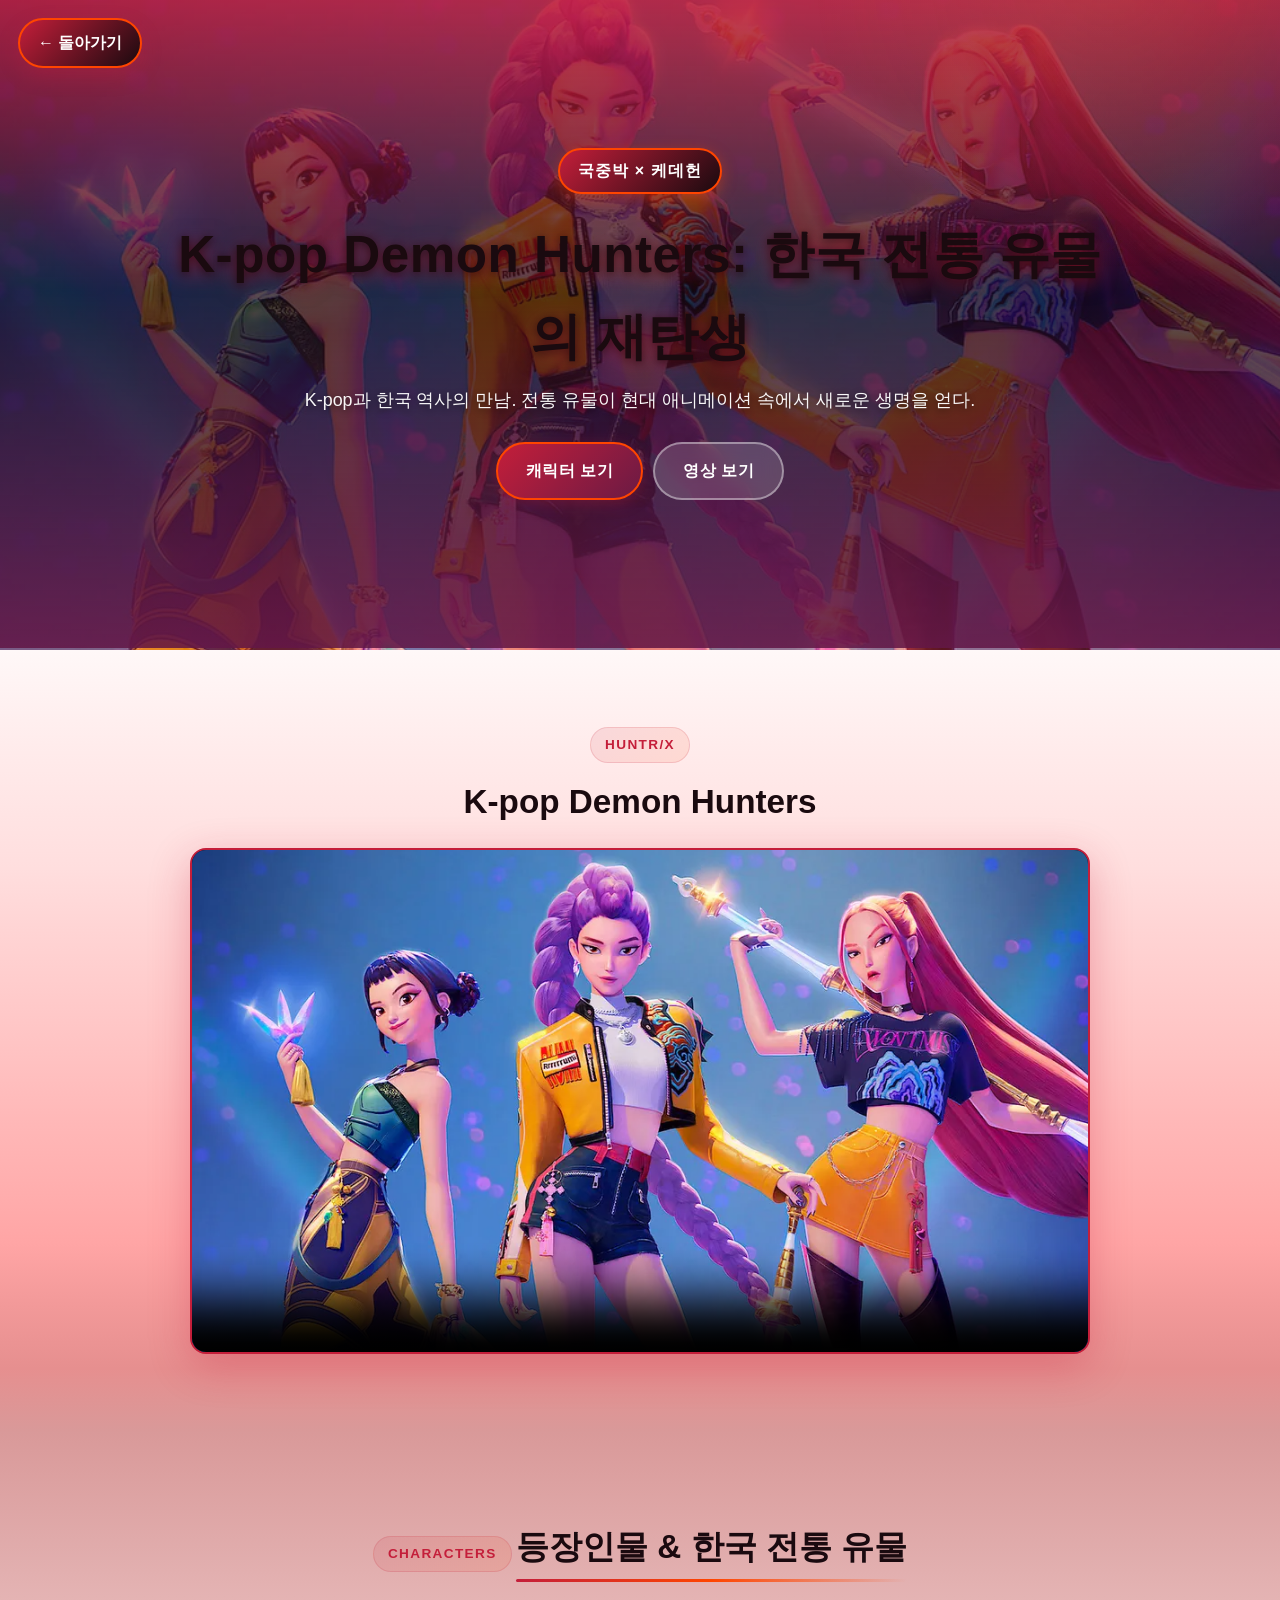
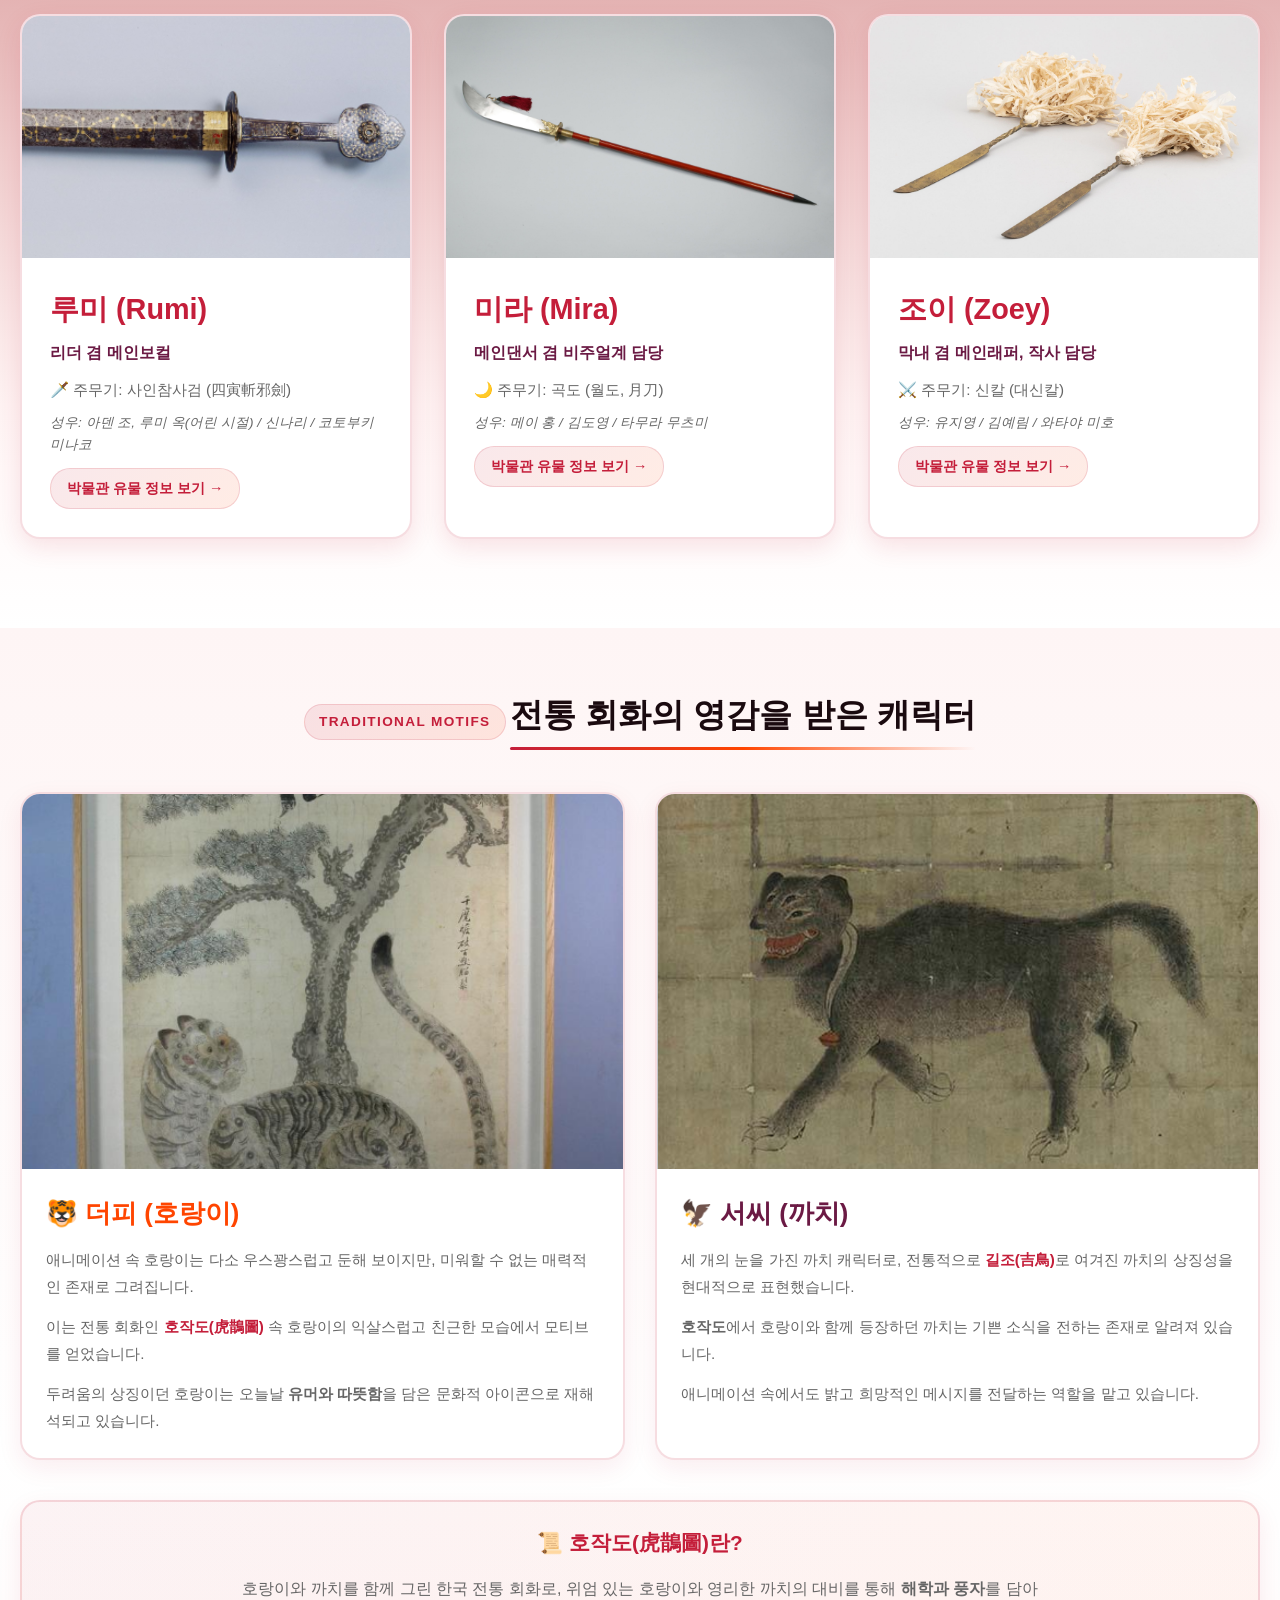
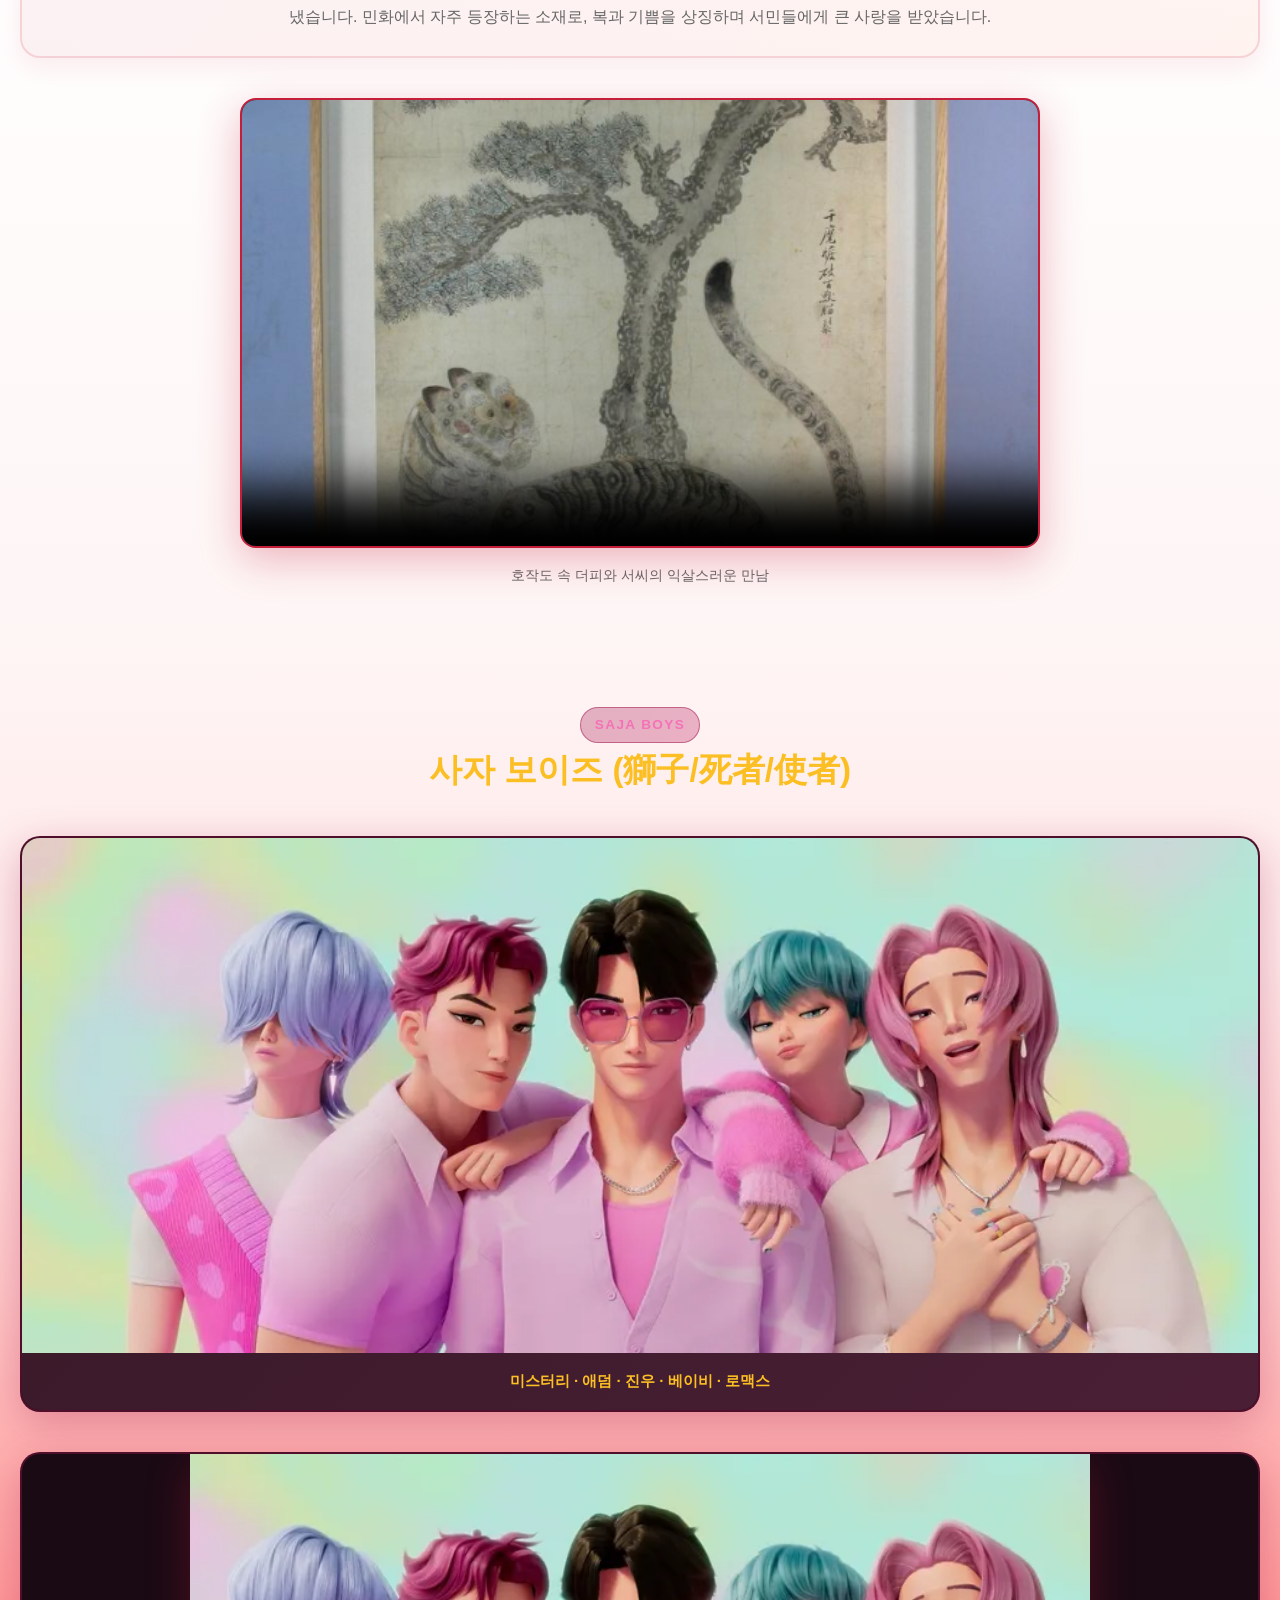
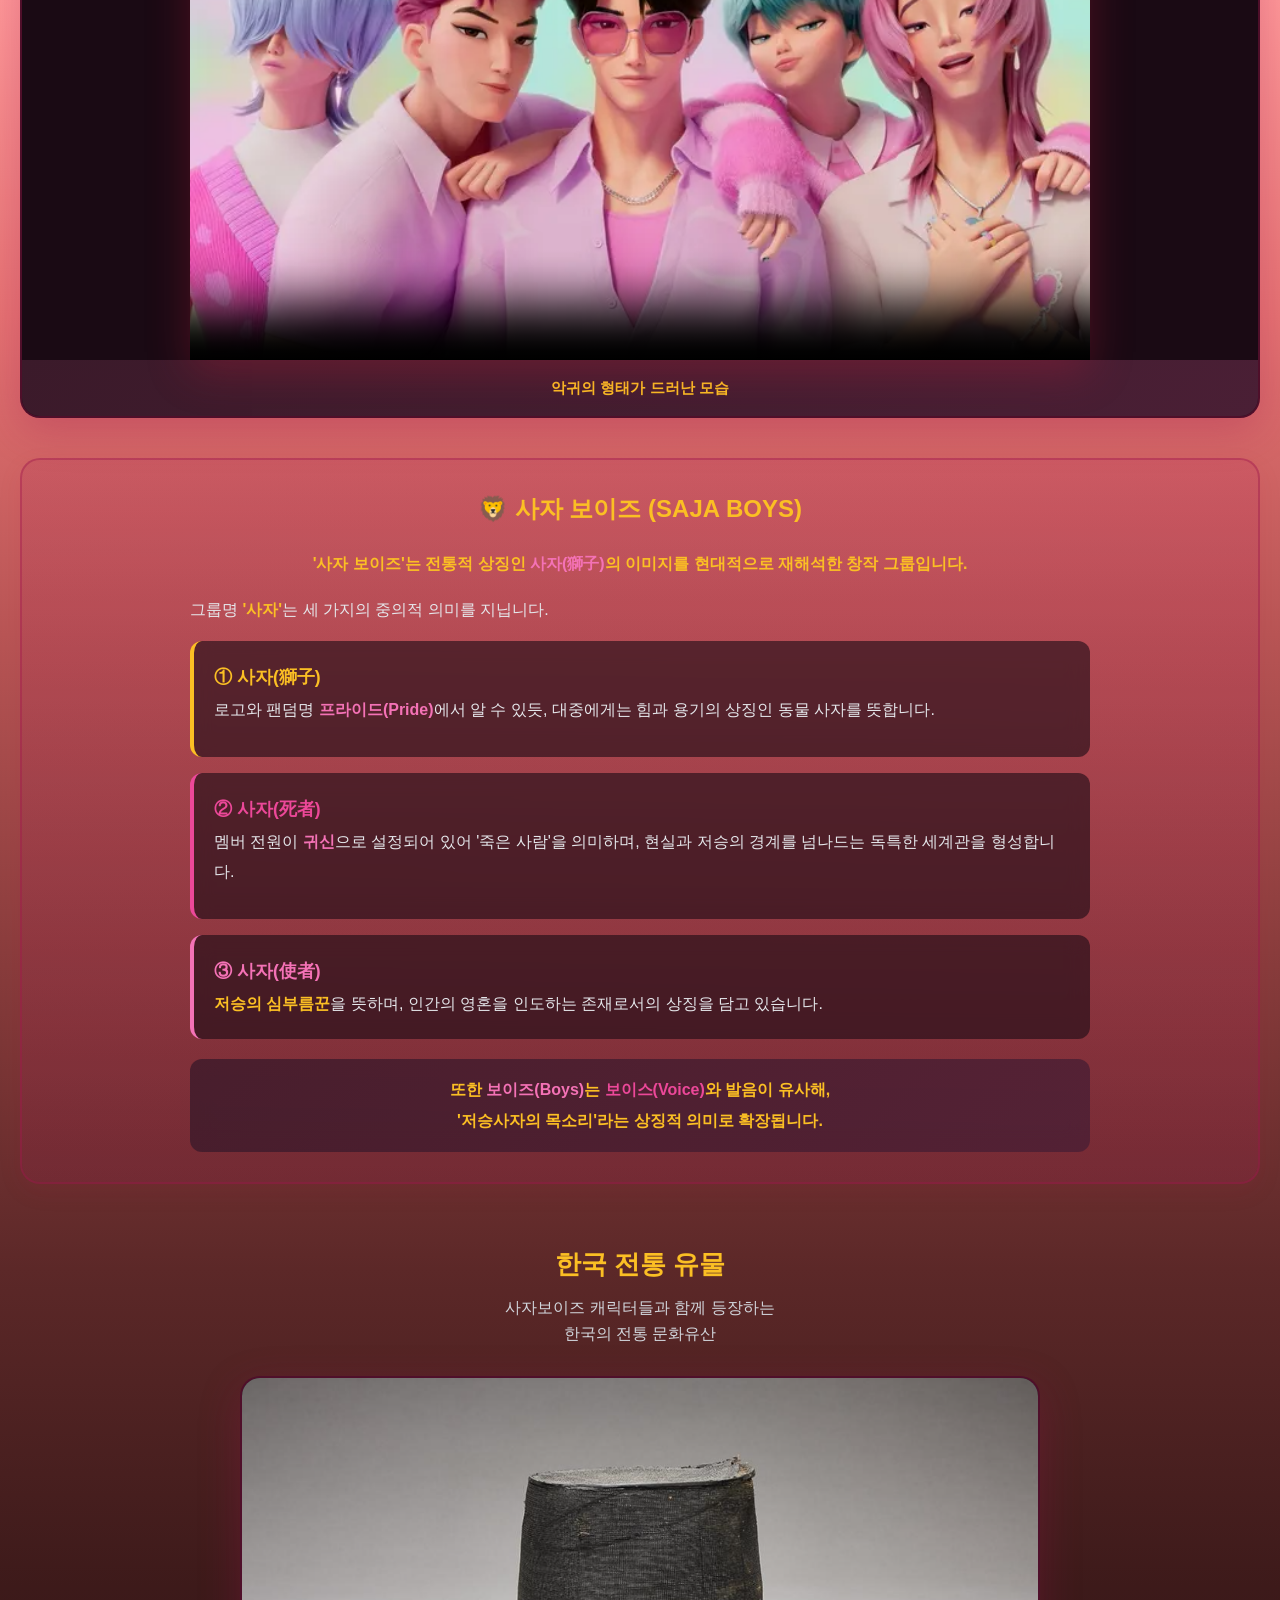
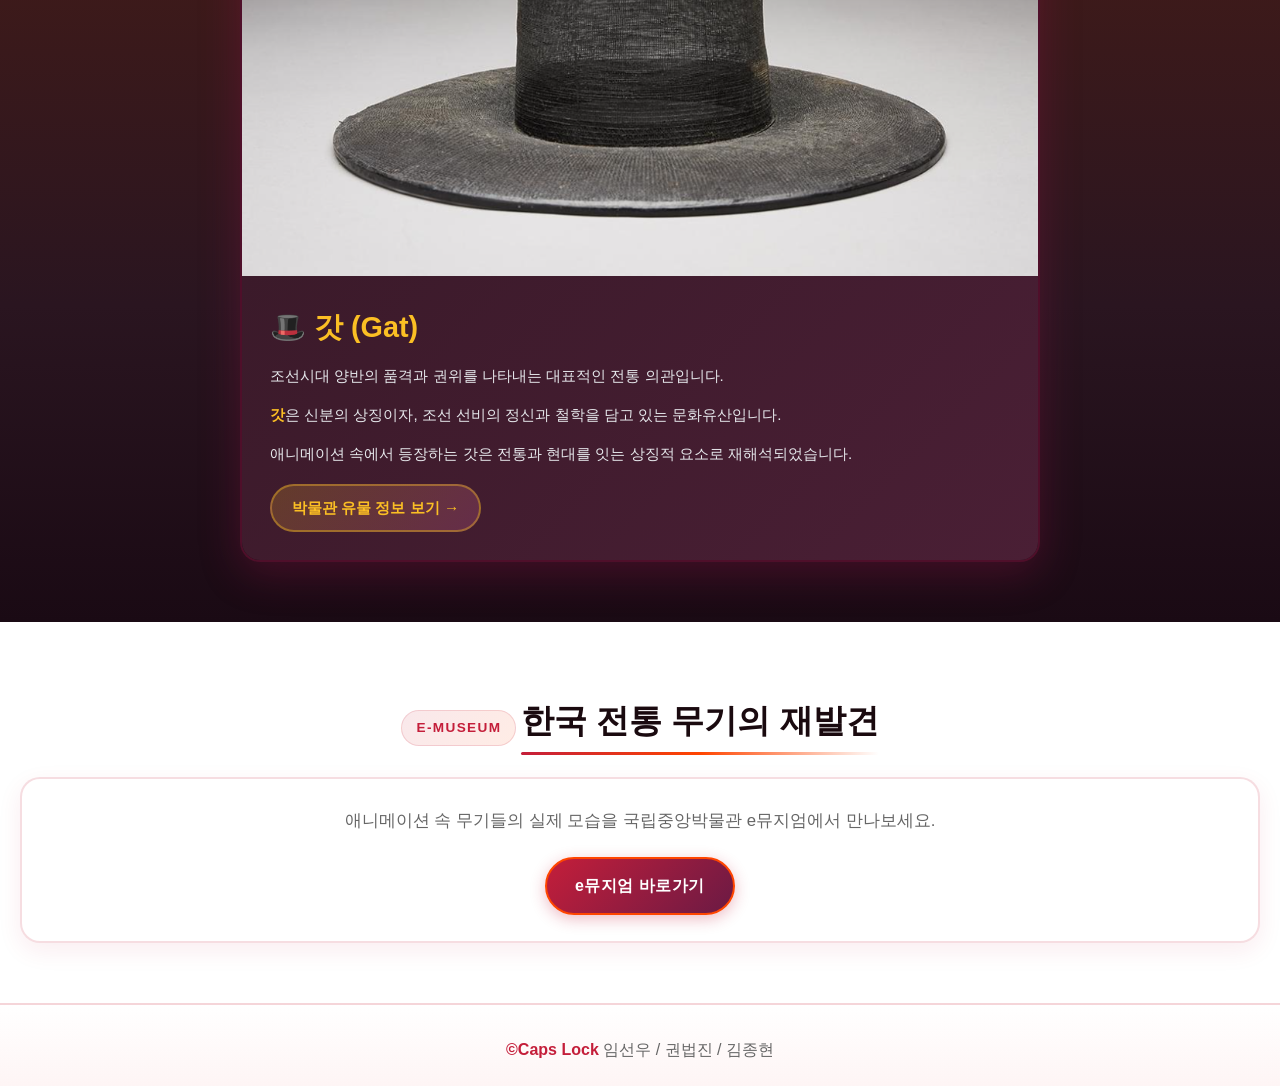
<file: 1105/kpopdemon.html>
<!DOCTYPE html>
<html lang="ko">
<head>
  <meta charset="UTF-8" />
  <meta name="viewport" content="width=device-width, initial-scale=1" />
  <meta name="description" content="국립중앙박물관 X K-pop Demon Hunters - 한국 전통 무기와 만나다" />
  <title>K-pop Demon Hunters - 국립중앙박물관</title>
  <link rel="stylesheet" href="css/main.css" />
  <style>
    /* 여백 제거 */
    * { margin: 0; padding: 0; box-sizing: border-box; }
    html, body { margin: 0; padding: 0; height: 100%; }
    
    /* ========= THEME & TOKENS ========= */
    :root{
      /* 너비/여백 */
      --container-sm: 880px;
      --container-md: 1100px;
      --container-lg: 1280px;
      --container-xl: 1440px;
      --gutter: 20px;

      /* K-pop Demon Hunters 색상 테마 */
      --demon-red: #c41e3a;
      --demon-dark: #1a0a0f;
      --demon-purple: #6b1a44;
      --demon-gold: #d4af37;
      --demon-orange: #ff4500;
      
      /* 색/선 */
      --outline: rgba(196,30,58,.15);
      --outline-strong: rgba(196,30,58,.3);
      --panel: #fff;
      --soft-bg: #fef5f5;
      --soft-grad: linear-gradient(180deg,#fff 0%,#fef5f5 100%);
      --accent: var(--demon-red, #c41e3a);
      --ink: var(--demon-dark, #1a0a0f);
      --muted: var(--text-secondary, #6b7280);

      /* 타이포 */
      --h1: clamp(2.2rem, 4vw, 3.6rem);
      --h2: clamp(1.6rem, 2.6vw, 2.2rem);
      --h3: clamp(1.2rem, 1.8vw, 1.4rem);
      --lead: clamp(1.05rem, 1.2vw, 1.25rem);
      --body: 1rem;

      /* 히어로 */
      --hero-h: 72vh;
    }

    /* 컨테이너 */
    .container{ width:100%; max-width: var(--container-lg); margin:0 auto; padding:0 var(--gutter); }
    @media (min-width:1440px){ .container{ max-width: var(--container-xl);} }

    /* 공통 유틸 */
    .outlined{ 
      border:2px solid var(--outline); 
      border-radius:20px; 
      background: var(--panel); 
      box-shadow: 0 8px 25px rgba(196,30,58,.08);
      transition: all 0.3s ease;
    }
    .outlined:hover{
      border-color: var(--demon-red);
      box-shadow: 0 12px 35px rgba(196,30,58,.15);
      transform: translateY(-2px);
    }
    .outlined-strong{ border:2px solid var(--outline-strong); }
    .divider{ height:1px; background: var(--outline); margin: 28px 0; }
    .section{ padding: clamp(36px,5vw,60px) 0; }
    .section-header{ margin-bottom: 20px; text-align: center; }
    .kicker{ 
      display:inline-block; font-weight:800; letter-spacing:.1em; 
      color:var(--accent);
      font-size: 0.85rem;
      text-transform: uppercase;
      padding: 6px 14px;
      background: linear-gradient(135deg, rgba(196,30,58,.1), rgba(255,69,0,.1));
      border-radius: 20px;
      border: 1px solid var(--outline);
    }
    .muted{ color:var(--muted); }
    .lead{ font-size: var(--lead); line-height:1.9; color:var(--muted); }
    .h1{ font-size: var(--h1); font-weight:900; color:var(--ink); letter-spacing:.01em; }
    .h2{ font-size: var(--h2); font-weight:900; color:var(--ink); }
    .h3{ font-size: var(--h3); font-weight:800; color:var(--ink); }
    .btn{ 
      display:inline-flex; align-items:center; gap:8px; padding:14px 28px; 
      border-radius:30px; font-weight:700; text-decoration:none; 
      transition:all .3s cubic-bezier(0.4, 0, 0.2, 1);
      letter-spacing: 0.5px;
    }
    .btn-primary{ 
      background:linear-gradient(135deg, var(--demon-red), var(--demon-purple)); 
      color:#fff;
      border: 2px solid var(--demon-orange);
      box-shadow: 0 4px 15px rgba(196,30,58,.3);
    }
    .btn-primary:hover{ 
      transform:translateY(-3px) scale(1.05); 
      box-shadow:0 12px 30px rgba(196,30,58,.5);
      background:linear-gradient(135deg, var(--demon-orange), var(--demon-red));
    }
    .btn-ghost{ 
      background: rgba(255,255,255,.15); 
      border:2px solid rgba(255,255,255,.4); 
      color:#fff;
      backdrop-filter: blur(10px);
    }
    .btn-ghost:hover{ 
      transform:translateY(-3px) scale(1.05); 
      background: rgba(255,255,255,.25);
      box-shadow:0 10px 24px rgba(255,255,255,.2);
    }

    .back-button{ 
      position:fixed; top:18px; left:18px; z-index:1000; 
      padding:10px 18px; border-radius:25px; 
      background:linear-gradient(135deg, var(--demon-red), var(--demon-dark)); 
      border:2px solid var(--demon-orange); 
      box-shadow:0 8px 20px rgba(196,30,58,.3);
      color: #fff;
      font-weight: 700;
      text-decoration: none;
      transition: all 0.3s ease;
    }
    .back-button:hover{
      transform: translateY(-2px);
      box-shadow:0 12px 28px rgba(196,30,58,.4);
      background:linear-gradient(135deg, var(--demon-orange), var(--demon-red));
    }
    .soft-section{ 
      background: linear-gradient(180deg, #fef5f5 0%, #fff 50%, #fef5f5 100%);
    }

    /* ========= HERO ========= */
    .hero{
      height: var(--hero-h);
      background: url('images/exhibitions/huntx.png') center/cover no-repeat;
      position:relative; 
      display:flex; 
      align-items:center; 
      justify-content:center; 
      color:#fff; 
      overflow:hidden;
      border-bottom: 2px solid rgba(255,69,0,.3);
      margin: 0;
      padding: 0;
    }
    .hero::before{
      content:""; position:absolute; inset:0;
      background: linear-gradient(180deg, rgba(196,30,58,.85) 0%, rgba(26,10,15,.65) 45%, rgba(107,26,68,.9) 100%);
      backdrop-filter:saturate(1.3) brightness(.8);
    }
    .hero-inner{ position:relative; z-index:1; text-align:center; max-width: 980px; padding:0 var(--gutter);}
    .hero .badge{ 
      display:inline-block; padding:8px 18px; border-radius:25px; font-weight:700; 
      border:2px solid var(--demon-orange); 
      background:linear-gradient(135deg, var(--demon-red), var(--demon-dark)); 
      margin-bottom:16px;
      box-shadow: 0 4px 15px rgba(255,69,0,.4);
      letter-spacing: 1px;
    }
    .hero h1{ 
      font-size: var(--h1); margin:.25rem 0 .5rem;
      text-shadow: 0 4px 20px rgba(196,30,58,.6), 0 2px 10px rgba(0,0,0,.8);
    }
    .hero p{ 
      font-size: clamp(1rem,1.4vw,1.25rem); opacity:.96;
      text-shadow: 0 2px 8px rgba(0,0,0,.6);
    }
    .hero-cta{ 
      margin-top:28px; 
      display:inline-flex; 
      gap:10px; 
      flex-wrap:wrap;
      justify-content: center;
    }

    /* ========= VIDEO ========= */
    .video-section{
      background: linear-gradient(180deg, #fff8f8 0%, #ffecec 12%, #ffe5e5 20%, #ffdede 28%, #ffd4d4 36%, #ffcbcb 44%, #ffc2c2 52%, #ffb8b8 60%, #ffafaf 68%, #ffa5a5 76%, #f29999 84%, #e68f8f 92%, #d99999 100%);
      padding: clamp(40px,6vw,80px) 0;
    }
    .video-wrap{ 
      position:relative; 
      width:100%; 
      max-width: 900px;
      margin: 0 auto;
      aspect-ratio:16/9; 
      border-radius:16px; 
      overflow:hidden; 
      background:#000; 
      box-shadow:0 12px 40px rgba(196,30,58,.3);
      border: 2px solid var(--demon-red);
    }
    .video-wrap video{ 
      position:absolute; 
      inset:0; 
      width:100%; 
      height:100%; 
      object-fit: cover;
    }

    /* ========= CHARACTERS ========= */
    .characters{ 
      padding: clamp(50px,7vw,100px) 0;
      background: linear-gradient(180deg, #d99999 0%, #dda3a3 8%, #e1adad 16%, #e6b7b7 24%, #eac1c1 32%, #efcccc 40%, #f3d6d6 48%, #f7e0e0 56%, #fbeaea 64%, #fef3f3 72%, #fff8f8 80%, #fffcfc 90%, #fff 100%);
    }
    .character-grid{ 
      display:grid; 
      grid-template-columns: repeat(auto-fit, minmax(320px, 1fr)); 
      gap:32px; 
      margin-top: 40px;
    }
    .character-card{
      background: white;
      border-radius: 20px;
      overflow: hidden;
      box-shadow: 0 8px 25px rgba(196,30,58,.12);
      border: 2px solid var(--outline);
      transition: all 0.4s cubic-bezier(0.4, 0, 0.2, 1);
      position: relative;
    }
    .character-card::before{
      content: "";
      position: absolute;
      top: 0;
      left: 0;
      right: 0;
      height: 5px;
      background: linear-gradient(90deg, var(--demon-red), var(--demon-orange));
      transform: scaleX(0);
      transition: transform 0.4s ease;
    }
    .character-card:hover::before{ transform: scaleX(1); }
    .character-card:hover{
      transform: translateY(-8px) scale(1.02);
      box-shadow: 0 16px 45px rgba(196,30,58,.25);
      border-color: var(--demon-red);
    }
    .character-info{
      padding: 28px;
    }
    .character-name{
      font-size: 1.8rem;
      font-weight: 800;
      color: var(--demon-red);
      margin-bottom: 8px;
    }
    .character-role{
      font-size: 1rem;
      font-weight: 600;
      color: var(--demon-purple);
      margin-bottom: 12px;
    }
    .character-weapon{
      font-size: 0.95rem;
      color: var(--muted);
      margin-bottom: 10px;
    }
    .character-voice{
      font-size: 0.85rem;
      color: var(--muted);
      font-style: italic;
      line-height: 1.6;
    }
    .weapon-image{
      width: 100%;
      aspect-ratio: 16/10;
      background: linear-gradient(135deg, #f5f5f5 0%, #e0e0e0 100%);
      display: flex;
      align-items: center;
      justify-content: center;
      color: #999;
      font-size: 1.2rem;
      background-size: cover;
      background-position: center;
    }

    /* ========= MUSEUM LINK ========= */
    .museum-link{
      display: inline-flex;
      align-items: center;
      gap: 8px;
      margin-top: 12px;
      padding: 8px 16px;
      background: linear-gradient(135deg, rgba(196,30,58,.1), rgba(255,69,0,.1));
      border: 1px solid var(--outline);
      border-radius: 20px;
      color: var(--demon-red);
      text-decoration: none;
      font-weight: 600;
      font-size: 0.9rem;
      transition: all 0.3s ease;
    }
    .museum-link:hover{
      background: linear-gradient(135deg, var(--demon-red), var(--demon-orange));
      color: #fff;
      transform: translateX(4px);
      box-shadow: 0 4px 12px rgba(196,30,58,.3);
    }

    /* ========= FOOTER ========= */
    .footer{ 
      border-top:2px solid var(--outline); 
      padding:24px 0; 
      color:var(--muted);
      background: linear-gradient(180deg, #fff 0%, #fef5f5 100%);
    }

    /* ========= UNDERLINE ========= */
    .underlined{ position:relative; display:inline-block; }
    .underlined::after{
      content:""; position:absolute; left:0; right:0; bottom:-8px; height:3px;
      background: linear-gradient(90deg, var(--demon-red), var(--demon-orange), transparent);
      border-radius: 2px;
    }

    @media (max-width:900px){
      :root{ --hero-h: 64vh; }
      .character-grid{ 
        grid-template-columns: 1fr;
      }
    }
  </style>
</head>
<body>
  <a href="K-Culture.html" class="back-button">← 돌아가기</a>

  <!-- ========== HERO ========== -->
  <header class="hero">
    <div class="hero-inner">
      <span class="badge">국중박 × 케데헌</span>
      <h1 class="h1">K-pop Demon Hunters: 한국 전통 유물의 재탄생</h1>
      <p>K-pop과 한국 역사의 만남. 전통 유물이 현대 애니메이션 속에서 새로운 생명을 얻다.</p>
      <div class="hero-cta">
        <a class="btn btn-primary" href="#characters">캐릭터 보기</a>
        <a class="btn btn-ghost" href="#video">영상 보기</a>
      </div>
    </div>
  </header>

  <!-- ========== VIDEO ========== -->
  <section id="video" class="video-section">
    <div class="container">
      <div class="section-header">
        <span class="kicker">HUNTR/X</span>
        <h2 class="h2" style="color: var(--demon-dark); margin-top: 12px;">K-pop Demon Hunters</h2>
      </div>
      <div class="video-wrap">
        <video controls autoplay muted loop poster="images/exhibitions/huntx.png">
          <source src="images/exhibitions/huntx.mp4" type="video/mp4">
          브라우저가 비디오를 지원하지 않습니다.
        </video>
      </div>
    </div>
  </section>

  <!-- ========== CHARACTERS ========== -->
  <section id="characters" class="section characters">
    <div class="container">
      <div class="section-header">
        <span class="kicker">CHARACTERS</span>
        <h2 class="h2 underlined">등장인물 & 한국 전통 유물</h2>
      </div>

      <div class="character-grid">
        <!-- 루미 -->
        <article class="character-card">
          <div class="weapon-image" style="background-image: url('images/exhibitions/sword1.png');">
            <!-- 사인참사검 이미지 위치 -->
          </div>
          <div class="character-info">
            <h3 class="character-name">루미 (Rumi)</h3>
            <div class="character-role">리더 겸 메인보컬</div>
            <div class="character-weapon">🗡️ 주무기: 사인참사검 (四寅斬邪劍)</div>
            <div class="character-voice">
              성우: 아덴 조, 루미 옥(어린 시절) / 신나리 / 코토부키 미나코
            </div>
            <a href="https://www.emuseum.go.kr/headerSearch?category=&rows=9&pageNum=1&radioSearchCheck=unifiedSearch&headerSearch=&keywordHistory=철제+금은입사+사인참사검&searchType=&keyword=철제+금은입사+사인참사검" 
               target="_blank" 
               rel="noopener noreferrer" 
               class="museum-link">
              박물관 유물 정보 보기 →
            </a>
          </div>
        </article>

        <!-- 미라 -->
        <article class="character-card">
          <div class="weapon-image" style="background-image: url('images/exhibitions/sword2.png');">
            <!-- 곡도(월도) 이미지 위치 -->
          </div>
          <div class="character-info">
            <h3 class="character-name">미라 (Mira)</h3>
            <div class="character-role">메인댄서 겸 비주얼계 담당</div>
            <div class="character-weapon">🌙 주무기: 곡도 (월도, 月刀)</div>
            <div class="character-voice">
              성우: 메이 홍 / 김도영 / 타무라 무츠미
            </div>
            <a href="https://www.emuseum.go.kr/headerSearch?category=&rows=9&pageNum=1&radioSearchCheck=unifiedSearch&headerSearch=&keywordHistory=월도(月刀)&keyword=월도(月刀)" 
               target="_blank" 
               rel="noopener noreferrer" 
               class="museum-link">
              박물관 유물 정보 보기 →
            </a>
          </div>
        </article>

        <!-- 조이 -->
        <article class="character-card">
          <div class="weapon-image" style="background-image: url('images/exhibitions/sword3.png');">
            <!-- 신칼(대신칼) 이미지 위치 -->
          </div>
          <div class="character-info">
            <h3 class="character-name">조이 (Zoey)</h3>
            <div class="character-role">막내 겸 메인래퍼, 작사 담당</div>
            <div class="character-weapon">⚔️ 주무기: 신칼 (대신칼)</div>
            <div class="character-voice">
              성우: 유지영 / 김예림 / 와타야 미호
            </div>
            <a href="https://www.emuseum.go.kr/headerSearch?category=&rows=9&pageNum=1&radioSearchCheck=unifiedSearch&headerSearch=&keywordHistory=대신칼&searchType=&keyword=대신칼" 
               target="_blank" 
               rel="noopener noreferrer" 
               class="museum-link">
              박물관 유물 정보 보기 →
            </a>
          </div>
        </article>
      </div>
    </div>
  </section>

  <!-- ========== 전통 모티브 캐릭터 ========== -->
  <section class="section soft-section">
    <div class="container">
      <div class="section-header">
        <span class="kicker">TRADITIONAL MOTIFS</span>
        <h2 class="h2 underlined">전통 회화의 영감을 받은 캐릭터</h2>
      </div>

      <div style="display: grid; grid-template-columns: repeat(auto-fit, minmax(300px, 1fr)); gap: 30px; margin-top: 50px; max-width: 100%;">
        <!-- 더피 (호랑이) -->
        <article class="outlined" style="padding: 0; overflow: hidden; max-width: 100%;">
          <div style="width: 100%; aspect-ratio: 16/10; background: linear-gradient(135deg, #fef3e0 0%, #ffe5b4 100%); display: flex; align-items: center; justify-content: center; background-image: url('images/exhibitions/tiger1.png'); background-size: cover; background-position: center;">
          </div>
          <div style="padding: 24px;">
            <h3 style="font-size: 1.6rem; font-weight: 800; color: var(--demon-orange); margin-bottom: 12px;">
              🐯 더피 (호랑이)
            </h3>
            <div style="font-size: 0.95rem; color: var(--muted); line-height: 1.8;">
              <p style="margin-bottom: 12px;">
                애니메이션 속 호랑이는 다소 우스꽝스럽고 둔해 보이지만, 미워할 수 없는 매력적인 존재로 그려집니다.
              </p>
              <p style="margin-bottom: 12px;">
                이는 전통 회화인 <strong style="color: var(--demon-red);">호작도(虎鵲圖)</strong> 속 호랑이의 익살스럽고 친근한 모습에서 모티브를 얻었습니다.
              </p>
              <p style="margin: 0;">
                두려움의 상징이던 호랑이는 오늘날 <strong>유머와 따뜻함</strong>을 담은 문화적 아이콘으로 재해석되고 있습니다.
              </p>
            </div>
          </div>
        </article>

        <!-- 서씨 (까치) -->
        <article class="outlined" style="padding: 0; overflow: hidden; max-width: 100%;">
          <div style="width: 100%; aspect-ratio: 16/10; background: linear-gradient(135deg, #e0f2fe 0%, #bae6fd 100%); display: flex; align-items: center; justify-content: center; background-image: url('images/exhibitions/kkachi1.png'); background-size: cover; background-position: center;">
          </div>
          <div style="padding: 24px;">
            <h3 style="font-size: 1.6rem; font-weight: 800; color: var(--demon-purple); margin-bottom: 12px;">
              🦅 서씨 (까치)
            </h3>
            <div style="font-size: 0.95rem; color: var(--muted); line-height: 1.8;">
              <p style="margin-bottom: 12px;">
                세 개의 눈을 가진 까치 캐릭터로, 전통적으로 <strong style="color: var(--demon-red);">길조(吉鳥)</strong>로 여겨진 까치의 상징성을 현대적으로 표현했습니다.
              </p>
              <p style="margin-bottom: 12px;">
                <strong>호작도</strong>에서 호랑이와 함께 등장하던 까치는 기쁜 소식을 전하는 존재로 알려져 있습니다.
              </p>
              <p style="margin: 0;">
                애니메이션 속에서도 밝고 희망적인 메시지를 전달하는 역할을 맡고 있습니다.
              </p>
            </div>
          </div>
        </article>
      </div>

      <!-- 호작도 설명 -->
      <div class="outlined" style="margin-top: 40px; padding: 24px; background: linear-gradient(135deg, rgba(196,30,58,.05), rgba(255,69,0,.05)); max-width: 100%; box-sizing: border-box;">
        <h4 style="font-size: 1.3rem; font-weight: 700; color: var(--demon-red); margin-bottom: 15px; text-align: center;">
          📜 호작도(虎鵲圖)란?
        </h4>
        <p style="font-size: 1rem; color: var(--muted); line-height: 1.8; text-align: center; max-width: 800px; margin: 0 auto;">
          호랑이와 까치를 함께 그린 한국 전통 회화로, 위엄 있는 호랑이와 영리한 까치의 대비를 통해 <strong>해학과 풍자</strong>를 담아냈습니다.
          민화에서 자주 등장하는 소재로, 복과 기쁨을 상징하며 서민들에게 큰 사랑을 받았습니다.
        </p>
      </div>

      <!-- 호작도 영상 -->
      <div style="margin-top: 40px;">
        <div class="video-wrap" style="max-width: 800px; margin: 0 auto;">
          <video controls autoplay muted loop poster="images/exhibitions/tiger1.png">
            <source src="images/exhibitions/tigerkkachi.mp4" type="video/mp4">
            브라우저가 비디오를 지원하지 않습니다.
          </video>
        </div>
        <p style="text-align: center; margin-top: 16px; font-size: 0.9rem; color: var(--muted);">
          호작도 속 더피와 서씨의 익살스러운 만남
        </p>
      </div>
    </div>
  </section>

  <!-- ========== 사자 보이즈 ========== -->
  <section class="section" style="background: linear-gradient(180deg, #fff5f5 0%, #ffe8e8 10%, #ffc9c9 20%, #ff9999 30%, #e67373 40%, #b85555 50%, #8a3d3d 60%, #5c2828 70%, #3d1a1a 80%, #2a1520 90%, #1a0a14 100%);">
    <div class="container">
      <div class="section-header">
        <span class="kicker" style="background: linear-gradient(135deg, rgba(157,23,77,.3), rgba(190,24,93,.3)); border-color: rgba(157,23,77,.5); color: #f472b6;">SAJA BOYS</span>
        <h2 class="h2" style="color: #fbbf24;">사자 보이즈 (獅子/死者/使者)</h2>
      </div>

      <!-- 메인 이미지 -->
      <div style="margin-top: 40px;">
        <div class="outlined" style="overflow: hidden; border-color: rgba(157,23,77,.4); box-shadow: 0 12px 40px rgba(157,23,77,.3); background: #1a0a14;">
          <img src="images/exhibitions/sajaboys.png" alt="사자 보이즈" style="width: 100%; height: auto; display: block;">
          <div style="padding: 16px; background: linear-gradient(135deg, #3b1a2a, #4a1f35); text-align: center;">
            <p style="margin: 0; font-size: 0.95rem; color: #fbbf24; font-weight: 600;">
              미스터리 · 애덤 · 진우 · 베이비 · 로맥스
            </p>
          </div>
        </div>
      </div>

      <!-- 영상 -->
      <div style="margin-top: 40px;">
        <div class="outlined" style="padding: 0; overflow: hidden; border-color: rgba(157,23,77,.4); box-shadow: 0 12px 40px rgba(157,23,77,.3); background: #1a0a14;">
          <div class="video-wrap" style="border-radius: 0; border: none;">
            <video controls autoplay muted loop poster="images/exhibitions/sajaboys.png">
              <source src="images/exhibitions/sajaboys.mp4" type="video/mp4">
              브라우저가 비디오를 지원하지 않습니다.
            </video>
          </div>
          <div style="padding: 16px; background: linear-gradient(135deg, #3b1a2a, #4a1f35); text-align: center;">
            <p style="margin: 0; font-size: 0.95rem; color: #fbbf24; font-weight: 600;">
              악귀의 형태가 드러난 모습
            </p>
          </div>
        </div>
      </div>

      <!-- 설명 -->
      <div class="outlined" style="margin-top: 40px; padding: 30px; background: linear-gradient(135deg, rgba(157,23,77,.15), rgba(190,24,93,.15)); border-color: rgba(157,23,77,.4); max-width: 100%; box-sizing: border-box;">
        <h3 style="font-size: 1.5rem; font-weight: 800; color: #fbbf24; margin-bottom: 20px; text-align: center;">
          🦁 사자 보이즈 (SAJA BOYS)
        </h3>
        <div style="font-size: 1rem; color: #d1d5db; line-height: 1.9; max-width: 900px; margin: 0 auto;">
          <p style="margin-bottom: 16px; text-align: center; font-weight: 600; color: #fbbf24;">
            '사자 보이즈'는 전통적 상징인 <strong style="color: #f472b6;">사자(獅子)</strong>의 이미지를 현대적으로 재해석한 창작 그룹입니다.
          </p>
          
          <p style="margin-bottom: 16px; color: #e5e7eb;">
            그룹명 <strong style="color: #fbbf24;">'사자'</strong>는 세 가지의 중의적 의미를 지닙니다.
          </p>

          <div style="padding: 20px; background: rgba(26,10,20,.6); border-radius: 12px; margin-bottom: 16px; border-left: 4px solid #fbbf24; backdrop-filter: blur(10px);">
            <p style="margin-bottom: 12px; color: #e5e7eb;">
              <strong style="color: #fbbf24; font-size: 1.1rem;">① 사자(獅子)</strong><br>
              로고와 팬덤명 <strong style="color: #f472b6;">프라이드(Pride)</strong>에서 알 수 있듯, 대중에게는 힘과 용기의 상징인 동물 사자를 뜻합니다.
            </p>
          </div>

          <div style="padding: 20px; background: rgba(26,10,20,.6); border-radius: 12px; margin-bottom: 16px; border-left: 4px solid #ec4899; backdrop-filter: blur(10px);">
            <p style="margin-bottom: 12px; color: #e5e7eb;">
              <strong style="color: #ec4899; font-size: 1.1rem;">② 사자(死者)</strong><br>
              멤버 전원이 <strong style="color: #f472b6;">귀신</strong>으로 설정되어 있어 '죽은 사람'을 의미하며, 현실과 저승의 경계를 넘나드는 독특한 세계관을 형성합니다.
            </p>
          </div>

          <div style="padding: 20px; background: rgba(26,10,20,.6); border-radius: 12px; margin-bottom: 16px; border-left: 4px solid #f472b6; backdrop-filter: blur(10px);">
            <p style="margin-bottom: 0; color: #e5e7eb;">
              <strong style="color: #f472b6; font-size: 1.1rem;">③ 사자(使者)</strong><br>
              <strong style="color: #fbbf24;">저승의 심부름꾼</strong>을 뜻하며, 인간의 영혼을 인도하는 존재로서의 상징을 담고 있습니다.
            </p>
          </div>

          <p style="margin: 20px 0 0; padding: 16px; background: linear-gradient(135deg, rgba(59,26,42,.8), rgba(74,31,53,.8)); border-radius: 12px; text-align: center; font-weight: 600; color: #fbbf24; backdrop-filter: blur(10px);">
            또한 <strong style="color: #f472b6;">보이즈(Boys)</strong>는 <strong style="color: #ec4899;">보이스(Voice)</strong>와 발음이 유사해,<br>
            '<strong style="color: #fbbf24;">저승사자의 목소리</strong>'라는 상징적 의미로 확장됩니다.
          </p>
        </div>
      </div>

      <!-- 한국 전통 유물 소제목 -->
      <div style="margin-top: 60px; text-align: center;">
        <h3 style="font-size: 1.6rem; font-weight: 800; color: #fbbf24; margin-bottom: 10px;">
          한국 전통 유물
        </h3>
        <p style="font-size: 1rem; color: #d1d5db; max-width: 700px; margin: 0 auto;">
          사자보이즈 캐릭터들과 함께 등장하는 <br>한국의 전통 문화유산
        </p>
      </div>

      <!-- 갓 카드 -->
      <div class="outlined" style="margin-top: 30px; padding: 0; overflow: hidden; border-color: rgba(157,23,77,.4); box-shadow: 0 12px 40px rgba(157,23,77,.3); background: #1a0a14; max-width: 800px; margin-left: auto; margin-right: auto;">
        <div style="width: 100%; aspect-ratio: 16/10; background: linear-gradient(135deg, #2a1520, #3d1a1a); display: flex; align-items: center; justify-content: center; background-image: url('images/exhibitions/goat.png'); background-size: cover; background-position: center;">
        </div>
        <div style="padding: 28px; background: linear-gradient(135deg, #3b1a2a, #4a1f35);">
          <h3 style="font-size: 1.8rem; font-weight: 800; color: #fbbf24; margin-bottom: 12px;">
            🎩 갓 (Gat)
          </h3>
          <div style="font-size: 0.95rem; color: #d1d5db; line-height: 1.8;">
            <p style="margin-bottom: 12px; color: #e5e7eb;">
              조선시대 양반의 품격과 권위를 나타내는 대표적인 전통 의관입니다.
            </p>
            <p style="margin-bottom: 12px; color: #e5e7eb;">
              <strong style="color: #fbbf24;">갓</strong>은 신분의 상징이자, 조선 선비의 정신과 철학을 담고 있는 문화유산입니다.
            </p>
            <p style="margin: 0; color: #e5e7eb;">
              애니메이션 속에서 등장하는 갓은 전통과 현대를 잇는 상징적 요소로 재해석되었습니다.
            </p>
          </div>
          <a href="https://www.emuseum.go.kr/headerSearch?category=&rows=9&pageNum=1&radioSearchCheck=unifiedSearch&headerSearch=&keywordHistory=%EA%B0%93&searchType=&keyword=%EA%B0%93" 
             target="_blank" 
             rel="noopener noreferrer" 
             style="display: inline-flex; align-items: center; gap: 8px; margin-top: 16px; padding: 10px 20px; background: linear-gradient(135deg, rgba(251,191,36,.2), rgba(244,114,182,.2)); border: 2px solid rgba(251,191,36,.4); border-radius: 25px; color: #fbbf24; text-decoration: none; font-weight: 700; font-size: 0.95rem; transition: all 0.3s ease;">
            박물관 유물 정보 보기 →
          </a>
        </div>
      </div>
    </div>
  </section>

  <!-- ========== CTA ========== -->
  <section class="section">
    <div class="container" style="text-align:center;">
      <div class="section-header">
        <span class="kicker">E-MUSEUM</span>
        <h2 class="h2 underlined" style="margin-top: 12px;">한국 전통 무기의 재발견</h2>
      </div>
      <div class="outlined panel" style="padding:26px; margin-top: 30px;">
        <p class="lead" style="margin-bottom: 16px;">애니메이션 속 무기들의 실제 모습을 국립중앙박물관 e뮤지엄에서 만나보세요.</p>
        <div style="margin-top:20px;">
          <a class="btn btn-primary" href="https://www.emuseum.go.kr/" target="_blank" rel="noopener noreferrer">e뮤지엄 바로가기</a>
        </div>
      </div>
    </div>
  </section>

  <footer class="footer">
    <div class="container" style="text-align:center;">
      <p style="margin-top: 8px;">
        <strong style="color: var(--demon-red); font-weight: 700;">&copy;Caps Lock</strong> 
        <span style="color: var(--muted);">임선우 / 권법진 / 김종현</span>
      </p>
    </div>
  </footer>
</body>
</html>
</file>
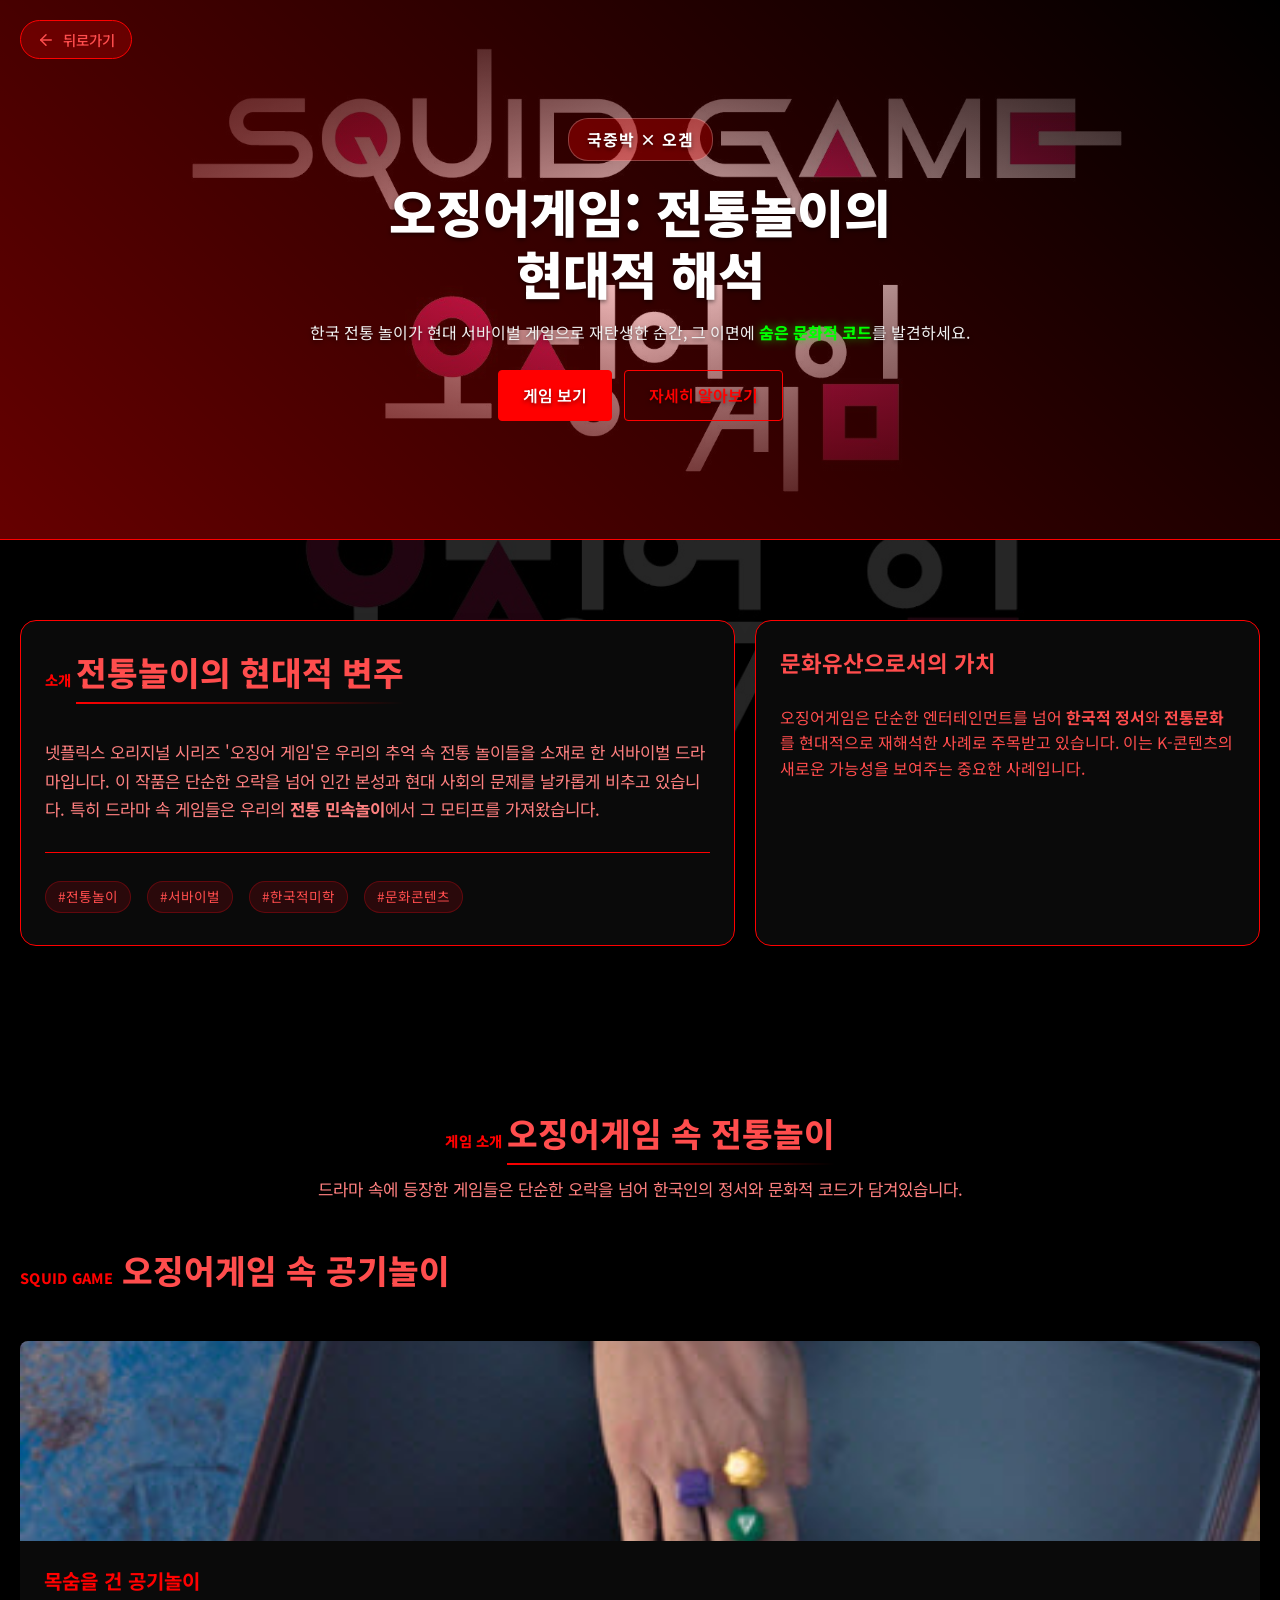
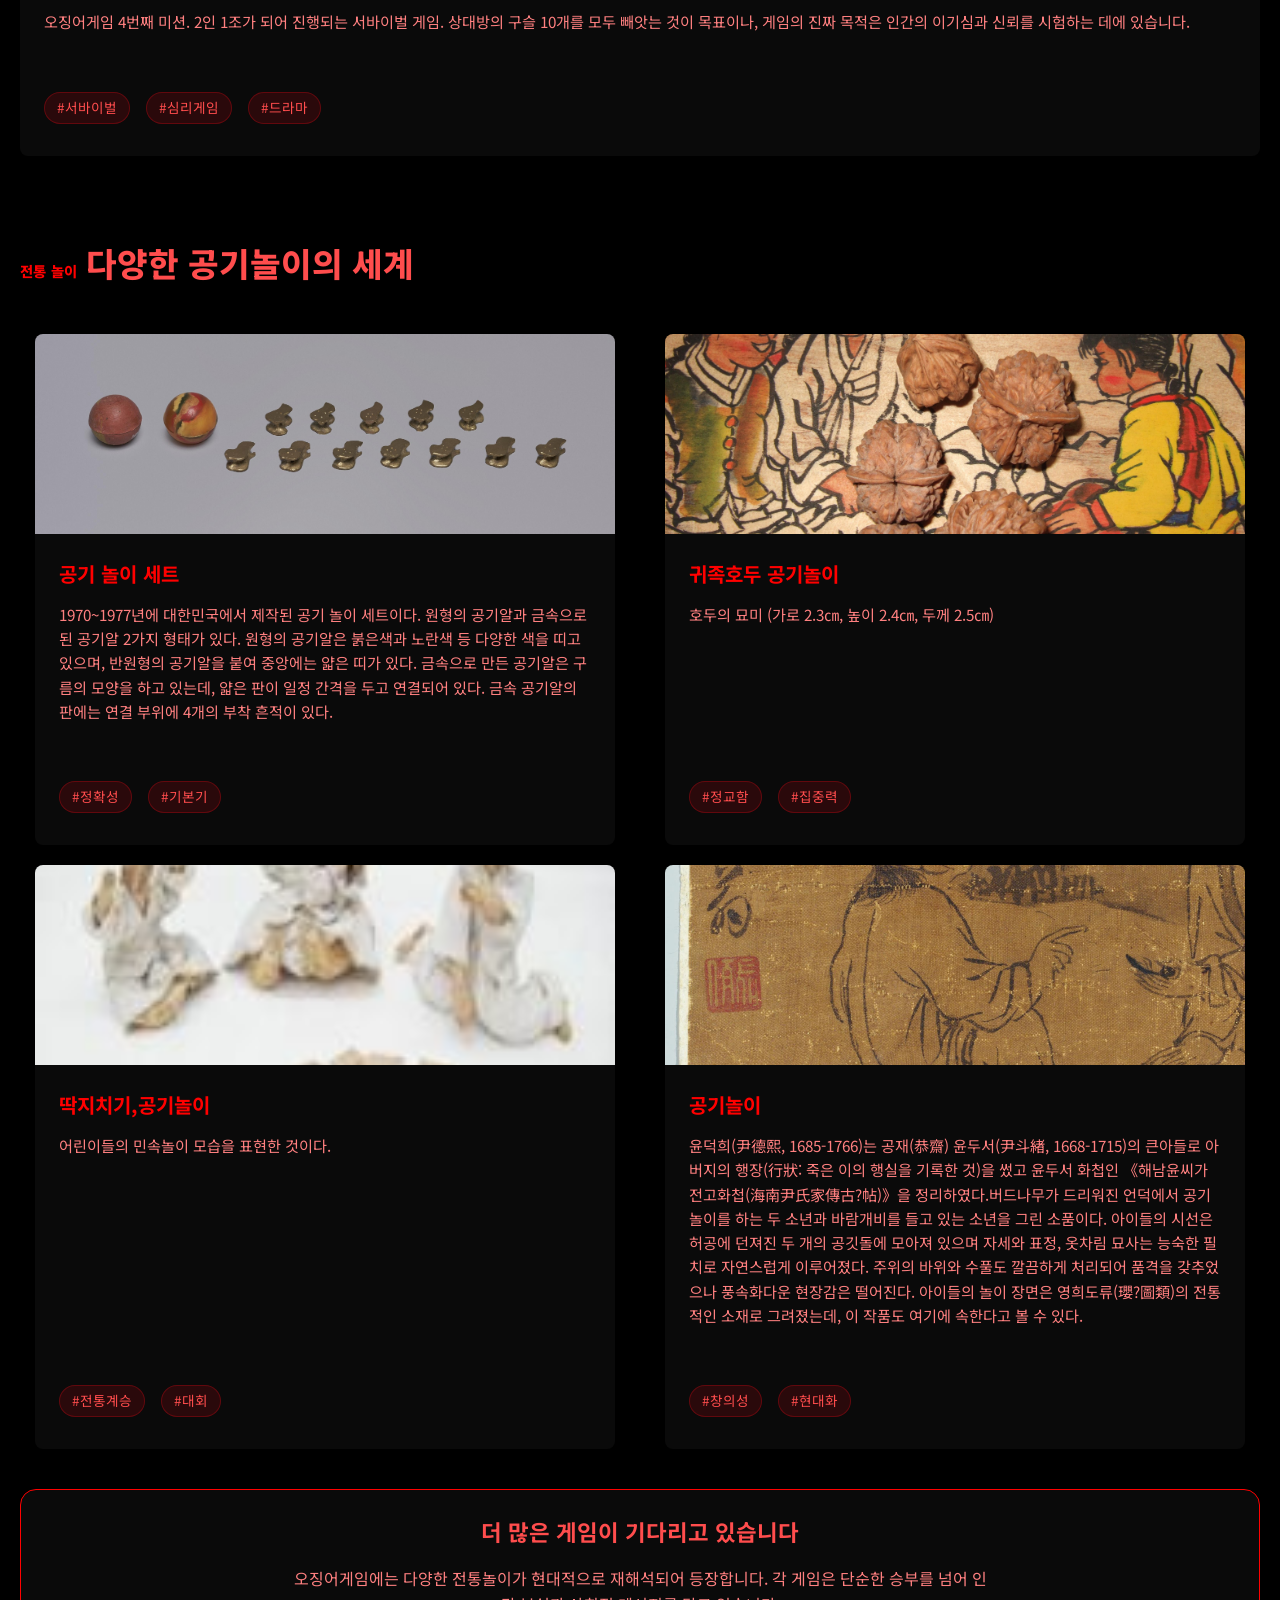
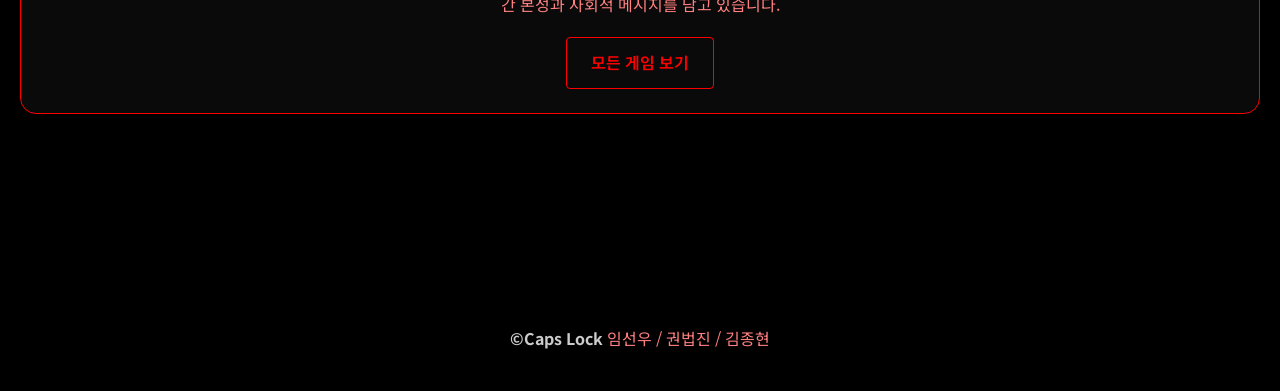
<file: 1105/ojingeo.html>
<!DOCTYPE html>
<html lang="ko">
<head>
    <meta charset="UTF-8">
    <meta name="viewport" content="width=device-width, initial-scale=1.0">
    <title>오징어게임 - 전통놀이의 현대적 해석</title>
    <style>
        /* ========= THEME & TOKENS ========= */
        :root {
            /* Colors - Squid Game Theme */
            --red: #ff0000;        /* Pure red */
            --red-dark: #cc0000;   /* Darker red */
            --red-light: #ff4d4d;  /* Lighter red */
            --black: #000000;      /* Pure black */
            --dark: #0a0a0a;       /* Dark gray */
            --green: #00ff00;      /* Pure green */
            --outline: rgba(255,0,0,0.3);
            --outline-strong: rgba(255,0,0,0.6);
            --panel: #0a0a0a;      /* Dark panels */
            --soft-bg: #111111;    /* Slightly lighter black */
            --soft-grad: linear-gradient(180deg, #0a0a0a 0%, #000000 100%);
            --accent: var(--red);
            --ink: #ff4d4d;        /* Red text */
            --muted: #ff8080;      /* Light red for muted text */
            
            /* Typography */
            --h1: clamp(2.2rem, 4vw, 3.6rem);
            --h2: clamp(1.6rem, 2.6vw, 2.2rem);
            --h3: clamp(1.2rem, 1.8vw, 1.4rem);
            --lead: clamp(1.05rem, 1.2vw, 1.25rem);
            --body: 1rem;
            
            /* Layout */
            --container-sm: 880px;
            --container-md: 1100px;
            --container-lg: 1280px;
            --gutter: 20px;
            --hero-h: 72vh;
        }
        
        * {
            margin: 0;
            padding: 0;
            box-sizing: border-box;
            font-family: 'Noto Sans KR', sans-serif;
        }
        
        body {
            font-family: 'Noto Sans KR', sans-serif;
            line-height: 1.6;
            color: var(--ink);
            background-color: var(--black);
            margin: 0;
            padding: 0;
            background-image: url('images/exhibitions/6.jpg');
            background-size: cover;
            background-attachment: fixed;
            background-position: center;
            background-color: #000000;
        }
        
        /* Add a dark overlay to the body */
        body::before {
            content: '';
            position: fixed;
            top: 0;
            left: 0;
            right: 0;
            bottom: 0;
            background: rgba(0, 0, 0, 0.85);
            z-index: -1;
        }
        
        .container {
            width: 100%;
            max-width: var(--container-lg);
            margin: 0 auto;
            padding: 0 var(--gutter);
        }
        
        /* ========= HERO ========= */
        /* Reset default margin and padding */
        html, body {
            margin: 0;
            padding: 0;
        }
        
        /* Back Button Styles */
        .back-button {
            position: fixed;
            top: 20px;
            left: 20px;
            display: inline-flex;
            align-items: center;
            gap: 8px;
            padding: 8px 16px;
            background: rgba(255, 0, 0, 0.2);
            color: var(--red-light);
            border: 1px solid var(--red);
            border-radius: 20px;
            text-decoration: none;
            font-weight: 500;
            z-index: 1000;
            transition: all 0.3s ease;
            backdrop-filter: blur(5px);
            cursor: pointer;
            font-family: inherit;
            font-size: 0.9rem;
        }
        
        .back-button:hover {
            background: rgba(255, 0, 0, 0.3);
            transform: translateX(-4px);
        }
        
        .back-button svg {
            width: 18px;
            height: 18px;
        }
        
        .hero {
            height: 60vh;
            min-height: 400px;
            max-height: 600px;
            background: linear-gradient(0deg, rgba(0, 0, 0, 0.9) 0%, transparent 50%, rgba(0, 0, 0, 0.9) 100%), 
                        linear-gradient(90deg, rgba(0, 0, 0, 0.8) 0%, transparent 50%, rgba(0, 0, 0, 0.8) 100%),
                        url('images/exhibitions/6.jpg') center/cover no-repeat;
            color: var(--red-light);
            position: relative;
            display: flex;
            align-items: center;
            justify-content: center;
            text-align: center;
            overflow: hidden;
            border-bottom: 1px solid var(--red);
            margin: 0;
            padding: 0;
            text-shadow: 0 2px 4px rgba(0, 0, 0, 0.5);
        }
        
        .hero::before {
            content: '';
            position: absolute;
            top: 0;
            left: 0;
            right: 0;
            bottom: 0;
            background: linear-gradient(45deg, var(--red), transparent);
            opacity: 0.4;
            z-index: 1;
        }
        
        .hero-inner {
            position: relative;
            z-index: 2;
            max-width: 900px;
            padding: 0 var(--gutter);
            margin-top: 0;
        }
        
        .hero .badge {
            display: inline-block;
            padding: 8px 18px;
            border-radius: 20px;
            font-weight: 700;
            border: 1px solid rgba(255, 255, 255, 0.25);
            background: rgba(255, 0, 0, 0.3);
            margin-bottom: 20px;
            font-size: 1rem;
            text-transform: uppercase;
            letter-spacing: 1px;
        }
        
        .hero-cta {
            margin-top: 24px;
            display: inline-flex;
            gap: 12px;
            flex-wrap: wrap;
            justify-content: center;
        }
        
        /* Typography */
        h1, .h1 { 
            font-size: var(--h1);
            font-weight: 900;
            color: var(--ink);
            line-height: 1.2;
            margin-bottom: 1rem;
        }
        
        h2, .h2 {
            font-size: var(--h2);
            font-weight: 800;
            color: var(--ink);
            margin-bottom: 1rem;
        }
        
        h3, .h3 {
            font-size: var(--h3);
            font-weight: 700;
            color: var(--ink);
            margin-bottom: 0.75rem;
        }
        
        .lead {
            font-size: var(--lead);
            line-height: 1.7;
            color: var(--muted);
        }
        
        .kicker {
            display: inline-block;
            font-weight: 800;
            letter-spacing: 0.02em;
            color: var(--red);
            text-transform: uppercase;
            font-size: 0.9rem;
            margin-bottom: 0.5rem;
        }
        
        .underlined {
            position: relative;
            display: inline-block;
        }
        
        .underlined::after {
            content: "";
            position: absolute;
            left: 0;
            right: 0;
            bottom: -6px;
            height: 2px;
            background: linear-gradient(90deg, var(--red), transparent);
        }
        
        /* ========= COMPONENTS ========= */
        .outlined {
            border: 1px solid var(--red);
            border-radius: 16px;
            background: var(--panel);
            box-shadow: 0 6px 18px rgba(0, 0, 0, 0.05);
        }
        
        .panel {
            padding: 24px;
        }
        
        .divider {
            height: 1px;
            background: var(--red);
            margin: 28px 0;
        }
        
        .section {
            padding: clamp(36px, 5vw, 60px) 0;
        }
        
        .section-header {
            margin-bottom: 24px;
        }
        
        .btn {
            display: inline-block;
            padding: 12px 24px;
            border-radius: 4px;
            font-weight: 600;
            text-align: center;
            text-decoration: none;
            cursor: pointer;
            transition: all 0.2s ease;
            border: none;
            font-size: 1rem;
            color: white;
        }
        
        .btn-primary {
            background: var(--red);
            color: white;
            border: 1px solid var(--red);
        }
        
        .btn-primary:hover {
            background: var(--red-dark);
            border-color: var(--red-dark);
        }
        
        .btn-ghost {
            background: transparent;
            border: 1px solid var(--red);
            color: var(--red);
        }
        
        .btn-ghost:hover {
            background: rgba(229, 9, 20, 0.1);
        }
        
        /* ========= GRID LAYOUT ========= */
        .grid {
            display: grid;
            gap: 18px;
        }
        
        .grid-12 {
            display: grid;
            grid-template-columns: repeat(12, 1fr);
            gap: 20px;
            margin-bottom: 40px;
            margin-top: 20px;
        }
        
        .span-5 { grid-column: span 5; }
        .span-6 {
            grid-column: span 6;
            padding: 0 15px;
        }
        .span-7 { grid-column: span 7; }
        .span-12 { grid-column: 1 / -1; }
        
        @media (max-width: 1200px) {
            .grid-12 { grid-template-columns: repeat(8, 1fr); }
            .span-7 { grid-column: span 8; }
            .span-6 { grid-column: span 8; }
            .span-5 { grid-column: span 8; }
        }
        
        @media (max-width: 900px) {
            .grid-12 { 
                grid-template-columns: 1fr;
                gap: 32px; /* Increased gap between cards */
            }
            .span-7, .span-6, .span-5 { 
                grid-column: 1 / -1 !important; 
                margin-bottom: 16px; /* Extra bottom margin for each card */
            }
            
            /* Add more space around cards */
            .card {
                margin: 0 8px;
                padding: 16px;
            }
            
            /* Adjust section spacing on mobile */
            .section {
                padding: 40px 0;
            }
            
            /* Make sure images don't overflow */
            .card-image {
                max-width: 100%;
                height: auto;
            }
        }
        
        @media (max-width: 600px) {
            .grid-12 { grid-template-columns: repeat(4, 1fr); }
            .span-7, .span-6, .span-5 { grid-column: span 4; }
            
            :root {
                --hero-h: 60vh;
            }
        }
        
        /* ========= CARDS ========= */
        .card {
            background: var(--panel);
            border-radius: 8px;
            overflow: hidden;
            box-shadow: 0 4px 6px rgba(0, 0, 0, 0.1);
            transition: transform 0.3s ease, box-shadow 0.3s ease;
            margin-bottom: 30px;
            display: flex;
            flex-direction: column;
            height: 100%;
        }
        
        .card:hover {
            transform: translateY(-5px);
            box-shadow: 0 12px 24px rgba(0, 0, 0, 0.12);
        }
        
        .card-image {
            width: 100%;
            height: 200px;
            object-fit: cover;
        }
        
        .card-body {
            padding: 1.5rem;
            flex: 1;
            display: flex;
            flex-direction: column;
        }
        
        .card-title {
            color: var(--red);
            margin-bottom: 0.75rem;
            font-size: 1.25rem;
            font-weight: 700;
        }
        
        .card-text {
            color: var(--muted);
            margin-bottom: 1rem;
            font-size: 0.95rem;
            line-height: 1.6;
            flex-grow: 1;
            overflow: hidden;
            display: -webkit-box;
            
            -webkit-box-orient: vertical;
            text-overflow: ellipsis;
            font-size: 0.95rem;
        }
        
        /* Figure with caption */
        .figure {
            position: relative;
            border-radius: 12px;
            overflow: hidden;
            margin: 0;
        }
        
        .figure.outlined {
            box-shadow: 0 8px 24px rgba(0, 0, 0, 0.08);
        }
        
        .figure img {
            width: 100%;
            height: 100%;
            object-fit: cover;
            display: block;
        }
        
        .ratio-16x9 {
            aspect-ratio: 16 / 9;
        }
        
        .ratio-4x3 {
            aspect-ratio: 4 / 3;
        }
        
        .caption {
            position: absolute;
            left: 0;
            right: 0;
            bottom: 0;
            padding: 16px;
            background: linear-gradient(180deg, rgba(0, 0, 0, 0) 0%, rgba(0, 0, 0, 0.8) 100%);
            color: #fff;
            font-size: 0.95rem;
        }
        
        .caption b {
            font-weight: 700;
        }
        
        /* Chips */
        .chips {
            display: flex;
            flex-wrap: wrap;
            gap: 8px;
            margin-top: 12px;
        }
        
        .chip {
            display: inline-block;
            padding: 4px 12px;
            border-radius: 16px;
            background: rgba(229, 9, 20, 0.15);
            color: var(--red-light);
            font-size: 0.85rem;
            margin-right: 8px;
            margin-bottom: 8px;
            border: 1px solid rgba(229, 9, 20, 0.3);
        }
        
        /* Footer */
        footer {
            text-align: center;
            padding: 2.5rem 0;
            background-color: var(--black);
            color: rgba(255, 255, 255, 0.8);
            margin-top: 4rem;
        }
        
        @media (max-width: 768px) {
            .game-container {
                grid-template-columns: 1fr;
            }
            
            h1 {
                font-size: 2rem;
            }
        }
    </style>
    <link href="https://fonts.googleapis.com/css2?family=Noto+Sans+KR:wght@300;400;500;700&display=swap" rel="stylesheet">
</head>
<body>
    <!-- Back Button -->
    <button onclick="window.history.back()" class="back-button">
        <svg width="24" height="24" viewBox="0 0 24 24" fill="none" stroke="currentColor" stroke-width="2" stroke-linecap="round" stroke-linejoin="round">
            <line x1="19" y1="12" x2="5" y2="12"></line>
            <polyline points="12 19 5 12 12 5"></polyline>
        </svg>
        뒤로가기
    </button>

    <!-- Hero Section -->
    <header class="hero">
        <div class="hero-inner">
            <span class="badge" style="color: #ffffff;">국중박 × 오겜</span>
            <h1 class="h1" style="color: #ffffff;">오징어게임: 전통놀이의 <br>현대적 해석</h1>
            <p style="color: #f0f0f0;">한국 전통 놀이가 현대 서바이벌 게임으로 재탄생한 순간, 그 이면에 <strong style="color: #00ff00; font-weight: 800; text-shadow: 0 0 10px rgba(0,255,0,0.6);">숨은 문화적 코드</strong>를 발견하세요.</p>
            <div class="hero-cta">
                <a href="#games" class="btn btn-primary">게임 보기</a>
                <a href="#about" class="btn btn-ghost">자세히 알아보기</a>
            </div>
        </div>
    </header>
        
        <!-- Intro Section -->
        <section id="about" class="section intro">
            <div class="container grid-12">
                <div class="span-7 outlined panel">
                    <div class="section-header">
                        <span class="kicker">소개</span>
                        <h2 class="h2 underlined">전통놀이의 현대적 변주</h2>
                    </div>
                    <p class="lead">
                        넷플릭스 오리지널 시리즈 '오징어 게임'은 우리의 추억 속 전통 놀이들을 소재로 한 서바이벌 드라마입니다. 
                        이 작품은 단순한 오락을 넘어 인간 본성과 현대 사회의 문제를 날카롭게 비추고 있습니다. 
                        특히 드라마 속 게임들은 우리의 <b>전통 민속놀이</b>에서 그 모티프를 가져왔습니다.
                    </p>
                    <div class="divider"></div>
                    <div class="chips">
                        <span class="chip">#전통놀이</span>
                        <span class="chip">#서바이벌</span>
                        <span class="chip">#한국적미학</span>
                        <span class="chip">#문화콘텐츠</span>
                    </div>
                </div>
                
                <aside class="span-5 outlined panel">
                    <div class="section-header">
                        <h3 class="h3">문화유산으로서의 가치</h3>
                    </div>
                    <p class="muted">
                        오징어게임은 단순한 엔터테인먼트를 넘어 <b>한국적 정서</b>와 <b>전통문화</b>를 
                        현대적으로 재해석한 사례로 주목받고 있습니다. 
                        이는 K-콘텐츠의 새로운 가능성을 보여주는 중요한 사례입니다.
                    </p>
                </aside>
            </div>
        </section>
        
        <!-- Games Section -->
        <section id="games" class="section">
            <div class="container">
                <div class="section-header" style="text-align: center; margin-bottom: 40px;">
                    <span class="kicker">게임 소개</span>
                    <h2 class="h2 underlined">오징어게임 속 전통놀이</h2>
                    <p class="lead" style="max-width: 700px; margin: 0 auto;">
                        드라마 속에 등장한 게임들은 단순한 오락을 넘어 한국인의 정서와 문화적 코드가 담겨있습니다.
                    </p>
                </div>
                
                <div class="grid-12">
                    <!-- Squid Game Marble Game -->
                    <div class="span-12">
                        <h2 class="section-header">
                            <span class="kicker">Squid Game</span>
                            오징어게임 속 공기놀이
                        </h2>
                    </div>
                    
                    <div class="span-12">
                        <div class="card">
                            <img src="images/exhibitions/squid-game-marble.jpg" alt="오징어게임 공기놀이 장면" class="card-image">
                            <div class="card-body">
                                <h3 class="card-title">목숨을 건 공기놀이</h3>
                                <p class="card-text">
                                    오징어게임 4번째 미션. 2인 1조가 되어 진행되는 서바이벌 게임.
                                    상대방의 구슬 10개를 모두 빼앗는 것이 목표이나, 게임의 진짜 목적은
                                    인간의 이기심과 신뢰를 시험하는 데에 있습니다.
                                </p>
                                <div class="chips">
                                    <span class="chip">#서바이벌</span>
                                    <span class="chip">#심리게임</span>
                                    <span class="chip">#드라마</span>
                                </div>
                            </div>
                        </div>
                    </div>
                    
                    <!-- Traditional Marble Games Section -->
                    <div class="span-12" style="margin-top: 60px;">
                        <h2 class="section-header">
                            <span class="kicker">전통 놀이</span>
                            다양한 공기놀이의 세계
                        </h2>
                    </div>
                    
                    <div class="span-6">
                        <div class="card">
                            <img src="images/exhibitions/marble1.jpg" alt="기본 구슬치기" class="card-image">
                            <div class="card-body">
                                <h3 class="card-title">공기 놀이 세트</h3>
                                <p class="card-text">
                                    1970~1977년에 대한민국에서 제작된 공기 놀이 세트이다. 원형의 공기알과 금속으로 된 공기알 2가지 형태가 있다. 원형의 공기알은 붉은색과 노란색 등 다양한 색을 띠고 있으며, 반원형의 공기알을 붙여 중앙에는 얇은 띠가 있다. 금속으로 만든 공기알은 구름의 모양을 하고 있는데, 얇은 판이 일정 간격을 두고 연결되어 있다. 금속 공기알의 판에는 연결 부위에 4개의 부착 흔적이 있다.
                                </p>
                                <div class="chips">
                                    <span class="chip">#정확성</span>
                                    <span class="chip">#기본기</span>
                                </div>
                            </div>
                        </div>
                    </div>
                    
                    <div class="span-6">
                        <div class="card">
                            <img src="images/exhibitions/marble2.jpg" alt="구멍 넣기" class="card-image">
                            <div class="card-body">
                                <h3 class="card-title">귀족호두 공기놀이</h3>
                                <p class="card-text">
                                    호두의 묘미
                                    (가로 2.3㎝, 높이 2.4㎝, 두께 2.5㎝)
                                </p>
                                <div class="chips">
                                    <span class="chip">#정교함</span>
                                    <span class="chip">#집중력</span>
                                </div>
                            </div>
                        </div>
                    </div>
                    
                    <div class="span-6">
                        <div class="card">
                            <img src="images/exhibitions/marble3.jpg" alt="공기놀이 대회" class="card-image">
                            <div class="card-body">
                                <h3 class="card-title">딱지치기,공기놀이</h3>
                                <p class="card-text">
                                    어린이들의 민속놀이 모습을 표현한 것이다.
                                </p>
                                <div class="chips">
                                    <span class="chip">#전통계승</span>
                                    <span class="chip">#대회</span>
                                </div>
                            </div>
                        </div>
                    </div>
                    
                    <div class="span-6">
                        <div class="card">
                            <img src="images/exhibitions/marble4.jpg" alt="창작 공기놀이" class="card-image">
                            <div class="card-body">
                                <h3 class="card-title">공기놀이</h3>
                                <p class="card-text">
                                    윤덕희(尹德熙, 1685-1766)는 공재(恭齋) 윤두서(尹斗緖, 1668-1715)의 큰아들로 아버지의 행장(行狀: 죽은 이의 행실을 기록한 것)을 썼고 윤두서 화첩인 《해남윤씨가전고화첩(海南尹氏家傳古?帖)》을 정리하였다.버드나무가 드리워진 언덕에서 공기놀이를 하는 두 소년과 바람개비를 들고 있는 소년을 그린 소품이다. 아이들의 시선은 허공에 던져진 두 개의 공깃돌에 모아져 있으며 자세와 표정, 옷차림 묘사는 능숙한 필치로 자연스럽게 이루어졌다. 주위의 바위와 수풀도 깔끔하게 처리되어 품격을 갖추었으나 풍속화다운 현장감은 떨어진다. 아이들의 놀이 장면은 영희도류(瓔?圖類)의 전통적인 소재로 그려졌는데, 이 작품도 여기에 속한다고 볼 수 있다.
                                </p>
                                <div class="chips">
                                    <span class="chip">#창의성</span>
                                    <span class="chip">#현대화</span>
                                </div>
                            </div>
                        </div>
                    </div>
                </div>
                
                <!-- Additional Content -->
                <div class="grid-12" style="margin-top: 40px;">
                    <div class="span-12">
                        <div class="outlined" style="padding: 24px; text-align: center;">
                            <h3 class="h3" style="margin-bottom: 16px;">더 많은 게임이 기다리고 있습니다</h3>
                            <p style="max-width: 700px; margin: 0 auto 20px; color: var(--muted);">
                                오징어게임에는 다양한 전통놀이가 현대적으로 재해석되어 등장합니다. 
                                각 게임은 단순한 승부를 넘어 인간 본성과 사회적 메시지를 담고 있습니다.
                            </p>
                            <a href="#" class="btn btn-ghost">모든 게임 보기</a>
                        </div>
                    </div>
                </div>
            </div>
        </section>
        
        
        <!-- Footer -->
        <footer class="footer">
            <div class="container" style="text-align:center;">
            <p style="margin-top: 8px;">
                <strong style="color: var(--demon-red); font-weight: 700;">&copy;Caps Lock</strong> 
                <span style="color: var(--muted);">임선우 / 권법진 / 김종현</span>
            </p>
            </div>
        </footer>
    </div>
</body>
</html>
</file>
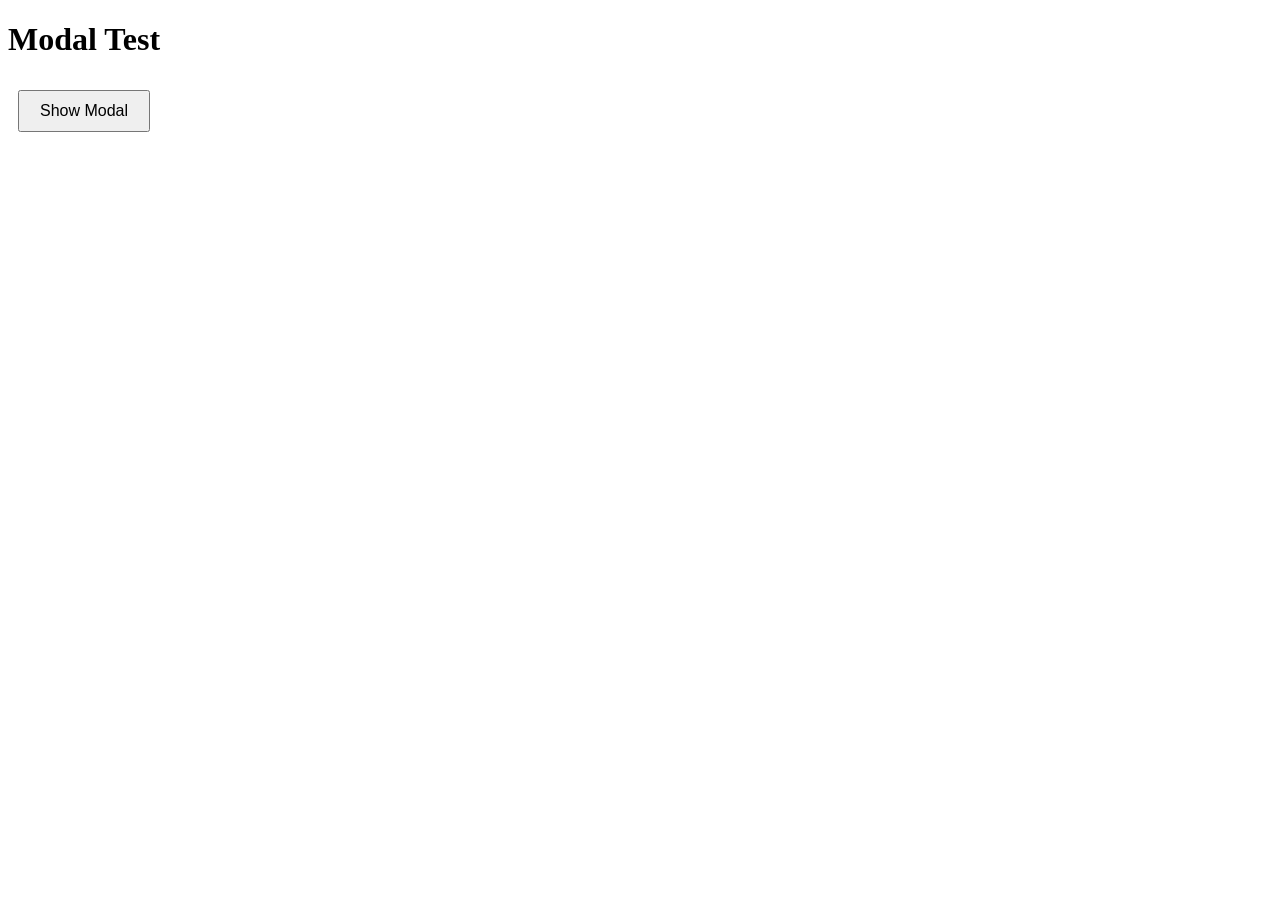
<file: 1210/test-modal.html>
<!DOCTYPE html>
<html>

<head>
    <meta charset="UTF-8">
    <title>Modal Test</title>
    <style>
        .hidden {
            display: none !important;
            visibility: hidden !important;
            pointer-events: none !important;
        }

        #date-modal {
            background: rgba(0, 0, 0, 0.85);
            position: fixed;
            top: 0;
            left: 0;
            right: 0;
            bottom: 0;
            z-index: 99999;
            display: flex;
            justify-content: center;
            align-items: center;
            padding: 20px;
        }

        .modal-content {
            background: white;
            padding: 30px;
            border-radius: 20px;
            max-width: 400px;
        }

        button {
            padding: 10px 20px;
            margin: 10px;
            font-size: 16px;
            cursor: pointer;
        }
    </style>
</head>

<body>
    <h1>Modal Test</h1>
    <button onclick="showModal()">Show Modal</button>

    <div id="date-modal" class="hidden">
        <div class="modal-content">
            <h2>Modal Title</h2>
            <p>This is the modal content</p>
            <button onclick="hideModal()">Close</button>
        </div>
    </div>

    <script>
        function showModal() {
            console.log('Showing modal...');
            const modal = document.getElementById('date-modal');
            console.log('Modal element:', modal);
            console.log('Has hidden class:', modal.classList.contains('hidden'));
            modal.classList.remove('hidden');
            console.log('After remove - Has hidden class:', modal.classList.contains('hidden'));
        }

        function hideModal() {
            console.log('Hiding modal...');
            document.getElementById('date-modal').classList.add('hidden');
        }
    </script>
</body>

</html>
</file>
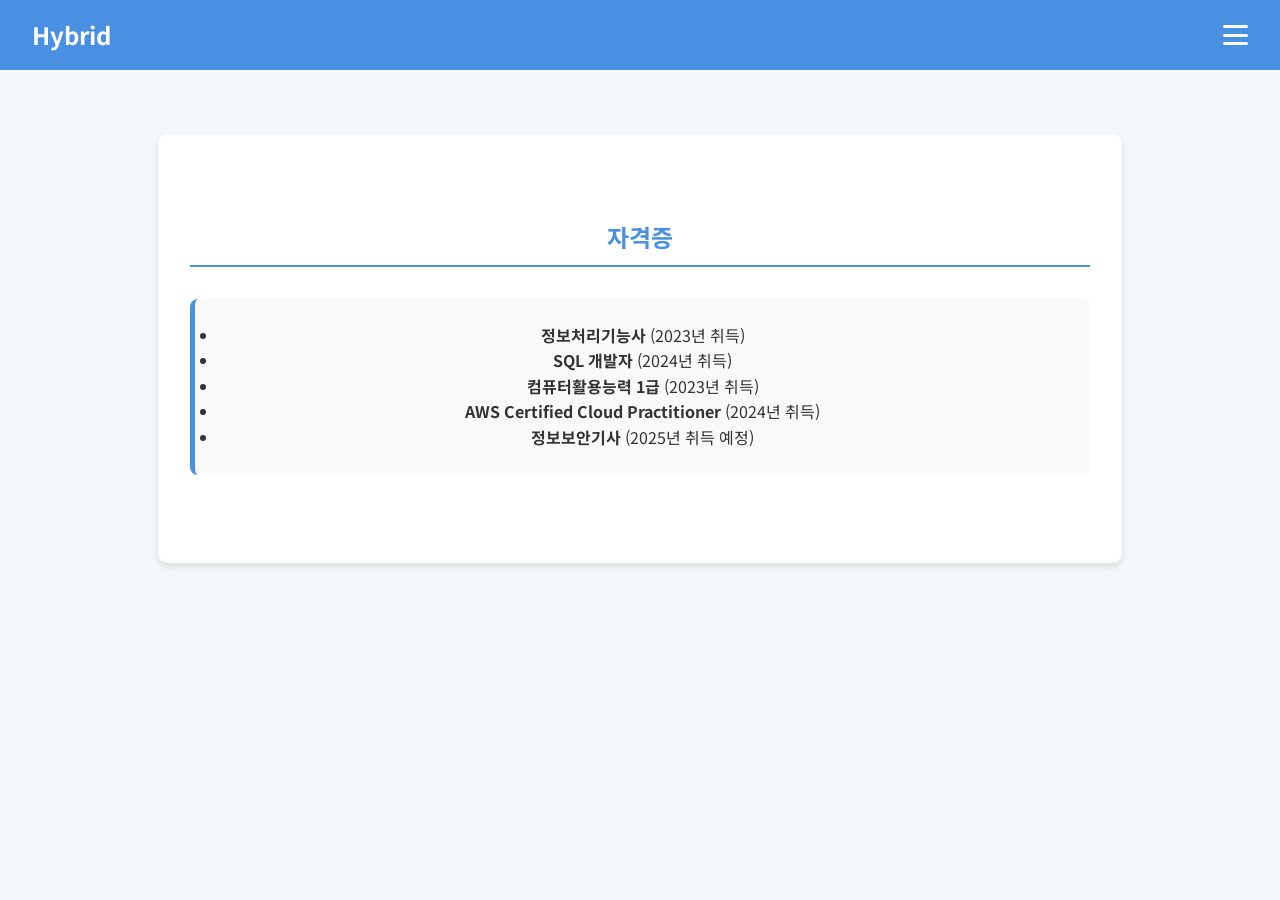
<file: 0910/report/certifications.html>
<!DOCTYPE html>
<html lang="ko">
<head>
    <meta charset="UTF-8">
    <meta name="viewport" content="width=device-width, initial-scale=1.0">
    <title>자격증 - 김종현</title>
    <link rel="stylesheet" href="style.css"> <script src="script.js" defer></script>
    <link href="https://fonts.googleapis.com/css2?family=Noto+Sans+KR:wght@400;700&display=swap" rel="stylesheet">
</head>
<body>
    <header>
        <div class="logo">Hybrid</div>
        <nav class="nav-menu">
            <button class="hamburger-menu" aria-label="메뉴 열기">
                <span class="bar"></span>
                <span class="bar"></span>
                <span class="bar"></span>
            </button>
            <ul class="nav-list">
                <li><a href="index.html">홈</a></li>
                <li><a href="about.html">소개</a></li>
                <li><a href="certifications.html">자격증</a></li>
                <li><a href="projects.html">프로젝트</a></li>
                <li><a href="portfolio.html">포트폴리오</a></li>
            </ul>
        </nav>
    </header>

    <main>
        <section id="certifications" class="page-section">
            <h2>자격증</h2>
            <div class="content-wrapper">
                <ul class="certification-list">
                    <li><strong>정보처리기능사</strong> (2023년 취득)</li>
                    <li><strong>SQL 개발자</strong> (2024년 취득)</li>
                    <li><strong>컴퓨터활용능력 1급</strong> (2023년 취득)</li>
                    <li><strong>AWS Certified Cloud Practitioner</strong> (2024년 취득)</li>
                    <li><strong>정보보안기사</strong> (2025년 취득 예정)</li>
                </ul>
            </div>
        </section>
    </main>

</body>
</html>
</file>
<file: 1105/css/main.css>
* {
    margin: 0;
    padding: 0;
    box-sizing: border-box;
}

/* ============ 상단 네비 서브메뉴 (시설 소개) ============ */
.has-submenu { position: relative; }
.submenu-toggle { background: none; border: none; padding: 0; cursor: pointer; color: var(--text-secondary); font-weight: 500; font-size: 0.95rem; }
.submenu-toggle:hover { color: var(--primary-dark); }

.submenu { 
    display: none; 
    position: absolute; 
    top: 100%; 
    left: 0; 
    min-width: 200px; 
    background: #fff; 
    border: 1px solid var(--border-color); 
    border-radius: var(--radius-small); 
    box-shadow: var(--shadow-light); 
    padding: 8px 0; 
    list-style: none; 
    z-index: 1200; 
}

.has-submenu:hover .submenu { display: block; }

.submenu-link { 
    display: block; 
    padding: 10px 14px; 
    color: var(--text-primary); 
    text-decoration: none; 
    font-weight: 500; 
}
.submenu-link:hover { background: #f7f7f9; color: var(--primary-dark); }

/* 모바일에서: 클릭으로 펼치기 */
@media (max-width: 992px) {
  .submenu { position: static; border: none; box-shadow: none; padding: 6px 0; }
  .has-submenu.open .submenu { display: block; }

  /* 모바일 네비에서 줄(구분선)과 폭을 다른 항목과 동일하게 */
  .nav-menu.active .submenu-toggle {
    display: block;
    width: 100%;
    text-align: left;
    padding: 15px 20px;
    border-bottom: 1px solid var(--border-color);
    color: var(--text-primary);
  }

  /* 서브메뉴 항목도 좌측 들여쓰기 약간 */
  .submenu-link { padding: 10px 28px; }

  /* 열림 상태 시 토글 화살표 느낌 */
  .submenu-toggle::after { content: ' ▾'; }
  .has-submenu.open > .submenu-toggle::after { content: ' ▴'; }
}

/* ============ 시설 개요 ============ */
.facility-section { padding: 60px 0; background: #fff; }

.facility-card {
  width: 100%;
  margin: 0 auto;
  background: #f7f7f9;
  border: 1px solid var(--border-color);
  border-radius: var(--radius);
  padding: 16px;
  box-shadow: var(--shadow-light);
  overflow: hidden;
  box-sizing: border-box;
}

.facility-images { 
    display: flex; 
    flex-direction: column; 
    gap: 16px;
    cursor: zoom-in;
    transition: all 0.3s ease;
}

.facility-images:hover {
    opacity: 0.9;
}

.facility-image { 
    display:block; 
    width:100%; 
    height:auto; 
    max-width:100%; 
    border-radius: var(--radius-small);
    pointer-events: none;
}

.today-banner {
    position: sticky;
    top: 60px;
    background: linear-gradient(90deg, rgba(212,175,55,0.1), rgba(198,12,48,0.08));
    border-bottom: 1px solid var(--border-color);
    z-index: 900;
}

.today-banner .container {
    display: flex;
    align-items: center;
    gap: 16px;
    padding: 10px 20px;
}

.today-label {
    padding: 6px 10px;
    background: var(--accent-gold);
    color: var(--primary-dark);
    border-radius: 999px;
    font-weight: 700;
    font-size: 0.85rem;
}

.today-hours {
    color: var(--text-primary);
    font-weight: 600;
}

.today-link {
    margin-left: auto;
    color: var(--accent-red);
    text-decoration: none;
    font-weight: 600;
}

.today-banner.is-closed {
    background: #f9e6e6;
}

:root {
    --primary-dark: #1a1a1a;
    --primary-light: #f5f5f5;
    --accent-gold: #d4af37;
    --accent-red: #c60c30;
    --text-primary: #333333;
    --text-secondary: #666666;
    --border-color: #ddd;
    --shadow: 0 8px 24px rgba(0, 0, 0, 0.12);
    --shadow-light: 0 4px 12px rgba(0, 0, 0, 0.08);
    --shadow-hover: 0 12px 40px rgba(0, 0, 0, 0.15);
    --radius: 16px;
    --radius-small: 12px;
}

html {
    scroll-behavior: smooth;
}

body {
    font-family: 'Noto Sans KR', -apple-system, BlinkMacSystemFont, 'Segoe UI', sans-serif;
    color: var(--text-primary);
    background-color: #fff;
    line-height: 1.6;
    overflow-x: hidden;
}

section {
    position: relative;
    overflow: hidden;
}

.container {
    max-width: 1200px;
    margin: 0 auto;
    padding: 0 20px;
}

/* ============ 헤더 네비게이션 ============ */
.header {
    position: fixed;
    top: 0;
    left: 0;
    right: 0;
    background: rgba(255, 255, 255, 0.98);
    backdrop-filter: blur(10px);
    box-shadow: var(--shadow-light);
    z-index: 1000;
    padding: 0;
}

.navbar {
    width: 100%;
}

.nav-container {
    max-width: 1200px;
    margin: 0 auto;
    padding: 1rem 20px;
    display: flex;
    justify-content: space-between;
    align-items: center;
}

.logo h1 {
    font-size: 1.5rem;
    color: var(--primary-dark);
    font-weight: 700;
    letter-spacing: 0.5px;
}

.logo img {
    height: 32px;
    width: auto;
    display: block;
}

.logo h1::before {
    content: "⛩";
    margin-right: 8px;
}

.nav-menu {
    display: flex;
    list-style: none;
    gap: 1.5rem;
}

.nav-link {
    text-decoration: none;
    color: var(--text-secondary);
    font-weight: 500;
    transition: color 0.3s ease;
    position: relative;
    font-size: 0.95rem;
}

.nav-link::after {
    content: '';
    position: absolute;
    bottom: -5px;
    left: 0;
    width: 0;
    height: 2px;
    background: var(--accent-gold);
    transition: width 0.3s ease;
}

.nav-link:hover {
    color: var(--primary-dark);
}

.nav-link:hover::after {
    width: 100%;
}

.hamburger {
    display: none;
    flex-direction: column;
    background: none;
    border: none;
    cursor: pointer;
    gap: 5px;
}

.hamburger span {
    width: 25px;
    height: 3px;
    background: var(--primary-dark);
    transition: 0.3s;
}

.hamburger.active span:nth-child(1) {
    transform: rotate(45deg) translate(8px, 8px);
}

.hamburger.active span:nth-child(2) {
    opacity: 0;
}

.hamburger.active span:nth-child(3) {
    transform: rotate(-45deg) translate(7px, -7px);
}

/* ============ 히어로 섹션 ============ */
.hero {
    margin-top: 60px;
    padding: 100px 20px;
    background: linear-gradient(135deg, #1a1a1a 0%, #2d2d2d 100%);
    color: white;
    position: relative;
    overflow: hidden;
    min-height: 650px;
    display: flex;
    align-items: center;
}

.hero::before {
    content: '';
    position: absolute;
    top: 0;
    left: 0;
    right: 0;
    bottom: 0;
    background:
        radial-gradient(circle at 20% 50%, rgba(212, 175, 55, 0.15) 0%, transparent 60%),
        radial-gradient(circle at 80% 80%, rgba(198, 12, 48, 0.15) 0%, transparent 60%);
    pointer-events: none;
    animation: pulse 8s ease-in-out infinite;
    z-index: 0;
}

.hero::after {
    content: '';
    position: absolute;
    top: -50%;
    right: -10%;
    width: 600px;
    height: 600px;
    background: radial-gradient(circle, rgba(212, 175, 55, 0.1) 0%, transparent 70%);
    border-radius: 50%;
    animation: float 20s ease-in-out infinite;
    pointer-events: none;
    z-index: 0;
}

@keyframes pulse {
    0%, 100% { opacity: 1; }
    50% { opacity: 0.8; }
}

@keyframes float {
    0%, 100% { transform: translate(0, 0) scale(1); }
    50% { transform: translate(-30px, -30px) scale(1.1); }
}

.hero-content {
    max-width: 1200px;
    margin: 0 auto;
    width: 100%;
    display: flex;
    justify-content: space-between;
    align-items: center;
    gap: 40px;
    position: relative;
    z-index: 1;
}

.hero-text {
    flex: 1;
    animation: fadeInUp 0.8s ease;
}

.hero-title {
    font-size: 3.5rem;
    font-weight: 700;
    margin-bottom: 20px;
    line-height: 1.2;
    background: linear-gradient(135deg, #fff 0%, #d4af37 100%);
    -webkit-background-clip: text;
    -webkit-text-fill-color: transparent;
    background-clip: text;
}

.hero-subtitle {
    font-size: 1.3rem;
    margin-bottom: 30px;
    color: rgba(255, 255, 255, 0.8);
    font-weight: 300;
}

.cta-button {
    padding: 16px 40px;
    font-size: 1rem;
    font-weight: 600;
    border: 2px solid var(--accent-gold);
    background: var(--accent-gold);
    color: var(--primary-dark);
    border-radius: var(--radius);
    cursor: pointer;
    transition: all 0.4s cubic-bezier(0.4, 0, 0.2, 1);
    box-shadow: 0 4px 12px rgba(212, 175, 55, 0.3);
    position: relative;
    overflow: hidden;
}

.cta-button::before {
    content: '';
    position: absolute;
    top: 50%;
    left: 50%;
    width: 0;
    height: 0;
    border-radius: 50%;
    background: rgba(255, 255, 255, 0.3);
    transform: translate(-50%, -50%);
    transition: width 0.6s, height 0.6s;
}

.cta-button:hover::before {
    width: 300px;
    height: 300px;
}

.cta-button:hover {
    background: transparent;
    color: var(--accent-gold);
    transform: translateY(-4px);
    box-shadow: 0 8px 24px rgba(212, 175, 55, 0.4);
}

@keyframes fadeInUp {
    from {
        opacity: 0;
        transform: translateY(30px);
    }
    to {
        opacity: 1;
        transform: translateY(0);
    }
}

.hero-content {
    display: flex;
    justify-content: space-between;
    align-items: center;
    gap: 40px;
}

.hero-video iframe {
    width: 700px;
    height: 400px;
    border-radius: 12px;
    box-shadow: var(--shadow-light);
    position: relative;
    z-index: 2;
    pointer-events: auto;
}

.hero-video {
    transform: translateX(40px); /* 원하는 만큼 오른쪽 이동 */
    position: relative;
    z-index: 1;
}

/* 768px 이하 스타일은 하단 통합 미디어 쿼리로 이동됨 */

/* ============ 섹션 스타일 ============ */
.section-header {
    text-align: center;
    margin-bottom: 60px;
    position: relative;
}

.section-title {
    font-size: 2.5rem;
    font-weight: 700;
    color: var(--primary-dark);
    margin-bottom: 20px;
    position: relative;
    display: inline-block;
    padding-bottom: 15px;
}

.section-title::after {
    content: '';
    position: absolute;
    bottom: 0;
    left: 50%;
    transform: translateX(-50%);
    width: 80px;
    height: 4px;
    background: linear-gradient(90deg, var(--accent-gold), var(--accent-red));
    border-radius: 2px;
}

.title-underline {
    width: 60px;
    height: 4px;
    background: linear-gradient(90deg, var(--accent-gold), var(--accent-red));
    margin: 0 auto;
    border-radius: 2px;
    margin-top: 10px;
}

/* ============ 박물관 소개 ============ */
.about-main-image {
    background-image: url("../images/about/museum.jpg"); /* 네 이미지 파일명으로 변경 */
    background-size: cover;
    background-position: center;
    background-repeat: no-repeat;
    color: transparent; /* "이미지" 텍스트 숨김 */
}

.about {
    padding: 100px 20px;
    background: linear-gradient(180deg, #ffffff 0%, #fafafa 50%, #ffffff 100%);
    position: relative;
}

.about::before {
    content: '';
    position: absolute;
    top: 0;
    left: 0;
    right: 0;
    height: 1px;
    background: linear-gradient(90deg, transparent, var(--border-color), transparent);
}

.about-content {
    display: grid;
    grid-template-columns: 1.2fr 1fr;
    gap: 60px;
    align-items: start;
    max-width: 1200px;
    margin: 0 auto;
}

.about-text {
    display: flex;
    flex-direction: column;
    gap: 40px;
}

.about-description {
    font-size: 1.1rem;
    line-height: 1.8;
    color: var(--text-secondary);
    margin-bottom: 0;
}

.about-highlights {
    display: grid;
    grid-template-columns: repeat(3, 1fr);
    gap: 20px;
    margin-top: 0;
}

.highlight {
    text-align: center;
    padding: 28px 20px;
    background: white;
    border-radius: var(--radius);
    box-shadow: var(--shadow-light);
    transition: all 0.4s cubic-bezier(0.4, 0, 0.2, 1);
    border: 1px solid rgba(212, 175, 55, 0.1);
    position: relative;
    overflow: hidden;
    display: flex;
    flex-direction: column;
    justify-content: center;
    min-height: 140px;
}

.highlight::before {
    content: '';
    position: absolute;
    top: 0;
    left: -100%;
    width: 100%;
    height: 100%;
    background: linear-gradient(90deg, transparent, rgba(212, 175, 55, 0.1), transparent);
    transition: left 0.5s;
}

.highlight:hover::before {
    left: 100%;
}

.highlight:hover {
    transform: translateY(-8px);
    box-shadow: var(--shadow-hover);
    border-color: var(--accent-gold);
}

.highlight h3 {
    font-size: 2rem;
    color: var(--accent-gold);
    margin-bottom: 5px;
}

.highlight p {
    font-size: 0.95rem;
    color: var(--text-secondary);
}

.about-image {
    display: flex;
    align-items: flex-start;
    justify-content: center;
    position: sticky;
    top: 100px;
}

.image-placeholder {
    width: 100%;
    aspect-ratio: 3/4;
    background: linear-gradient(135deg, #e0e0e0 0%, #f5f5f5 100%);
    border-radius: var(--radius);
    display: flex;
    align-items: center;
    justify-content: center;
    font-size: 1.5rem;
    color: #999;
    box-shadow: var(--shadow);
    transition: transform 0.4s ease;
}

.image-placeholder:hover {
    transform: scale(1.02);
    box-shadow: var(--shadow-hover);
}

.image-placeholder.about-main-image{
    background: url("../images/about/museum.jpg") center/cover no-repeat;
    color: transparent;
}

/* ============ 박물관 소개 - 모던한 스타일 ============ */
.about-intro-section {
    margin-bottom: 40px;
}

.about-intro {
    font-size: 1.2rem;
    line-height: 1.9;
    color: var(--text-primary);
    margin-bottom: 24px;
    position: relative;
    padding-left: 60px;
}

.intro-badge {
    position: absolute;
    left: 0;
    top: 0;
    font-size: 2.5rem;
    opacity: 0.8;
}

.vision-inline {
    display: flex;
    align-items: center;
    gap: 20px;
    padding: 20px 30px;
    background: linear-gradient(135deg, var(--accent-gold), #e6c15e);
    color: white;
    border-radius: var(--radius);
    box-shadow: var(--shadow-light);
}

.vision-label {
    font-size: 0.85rem;
    font-weight: 800;
    letter-spacing: 2px;
    padding: 8px 16px;
    background: rgba(255, 255, 255, 0.3);
    border-radius: 20px;
    white-space: nowrap;
}

.vision-inline p {
    font-size: 1.1rem;
    font-weight: 600;
    line-height: 1.6;
    margin: 0;
}

/* 리스트 형식의 특징 섹션 */
.about-features-modern {
    display: flex;
    flex-direction: column;
    gap: 20px;
    margin-bottom: 40px;
}

.feature-row {
    display: flex;
    align-items: flex-start;
    gap: 24px;
    padding: 24px;
    background: white;
    border-radius: var(--radius);
    border-left: 4px solid transparent;
    transition: all 0.4s cubic-bezier(0.4, 0, 0.2, 1);
    position: relative;
    overflow: hidden;
}

.feature-row::before {
    content: '';
    position: absolute;
    left: 0;
    top: 0;
    bottom: 0;
    width: 4px;
    background: linear-gradient(180deg, var(--accent-gold), var(--accent-red));
    transform: scaleY(0);
    transition: transform 0.4s;
}

.feature-row:hover::before {
    transform: scaleY(1);
}

.feature-row:hover {
    transform: translateX(8px);
    box-shadow: var(--shadow);
}

.feature-number {
    font-size: 2.5rem;
    font-weight: 800;
    color: var(--accent-gold);
    opacity: 0.3;
    line-height: 1;
    min-width: 60px;
}

.feature-content {
    flex: 1;
}

.feature-content h4 {
    font-size: 1.2rem;
    font-weight: 700;
    color: var(--primary-dark);
    margin-bottom: 8px;
}

.feature-content p {
    font-size: 0.95rem;
    line-height: 1.6;
    color: var(--text-secondary);
    margin: 0;
}

/* ============ 관람정보 ============ */
.visit-info {
    padding: 100px 20px;
    background: #ffffff;
    position: relative;
}

.visit-info::before {
    content: '';
    position: absolute;
    top: 0;
    left: 0;
    right: 0;
    height: 1px;
    background: linear-gradient(90deg, transparent, var(--border-color), transparent);
}

.visit-info-grid {
    display: grid;
    grid-template-columns: repeat(4, 1fr);
    gap: 24px;
    max-width: 1200px;
    margin: 0 auto;
}

.info-card {
    background: white;
    padding: 36px 28px;
    border-radius: var(--radius);
    box-shadow: var(--shadow-light);
    border-left: 4px solid var(--accent-gold);
    transition: all 0.4s cubic-bezier(0.4, 0, 0.2, 1);
    position: relative;
    overflow: hidden;
}

.info-card::after {
    content: '';
    position: absolute;
    top: 0;
    left: 0;
    width: 4px;
    height: 0;
    background: linear-gradient(180deg, var(--accent-gold), var(--accent-red));
    transition: height 0.4s;
}

.info-card:hover::after {
    height: 100%;
}

.info-card:hover {
    transform: translateY(-8px) scale(1.02);
    box-shadow: var(--shadow-hover);
    border-left-color: var(--accent-red);
}

.info-icon {
    font-size: 2.5rem;
    margin-bottom: 15px;
}

.info-title {
    font-size: 1.2rem;
    font-weight: 700;
    color: var(--primary-dark);
    margin-bottom: 15px;
}

.info-text {
    font-size: 0.95rem;
    color: var(--text-secondary);
    line-height: 1.8;
}

/* ============ 전시 섹션 ============ */
.exhibitions {
    padding: 100px 20px;
    background: linear-gradient(180deg, #fafafa 0%, #ffffff 50%, #fafafa 100%);
    position: relative;
}

.exhibitions::before {
    content: '';
    position: absolute;
    top: 0;
    left: 0;
    right: 0;
    height: 1px;
    background: linear-gradient(90deg, transparent, var(--border-color), transparent);
}

.exhibitions-grid {
    display: grid;
    grid-template-columns: repeat(3, 1fr);
    gap: 32px;
    max-width: 1200px;
    margin: 0 auto;
}

.exhibition-card {
    background: white;
    border-radius: var(--radius);
    overflow: hidden;
    box-shadow: var(--shadow-light);
    transition: all 0.4s cubic-bezier(0.4, 0, 0.2, 1);
    border-top: 4px solid var(--accent-gold);
    position: relative;
}

.exhibition-card::before {
    content: '';
    position: absolute;
    top: 0;
    left: 0;
    right: 0;
    height: 4px;
    background: linear-gradient(90deg, var(--accent-gold), var(--accent-red));
    transform: scaleX(0);
    transform-origin: left;
    transition: transform 0.4s;
}

.exhibition-card:hover::before {
    transform: scaleX(1);
}

.exhibition-card:hover {
    transform: translateY(-12px) scale(1.02);
    box-shadow: var(--shadow-hover);
}

.exhibition-image {
    width: 100%;
    aspect-ratio: 4/3;
    background: linear-gradient(135deg, #d4af37 0%, #f5deb3 100%);
    display: flex;
    align-items: center;
    justify-content: center;
    color: white;
    font-size: 3rem;
}

.exhibition-info {
    padding: 25px;
}

.exhibition-header {
    display: flex;
    justify-content: space-between;
    align-items: center;
    margin-bottom: 10px;
}

.exhibition-badge {
    display: inline-block;
    padding: 5px 12px;
    background: var(--accent-red);
    color: white;
    border-radius: 20px;
    font-size: 0.8rem;
    font-weight: 600;
}

.exhibition-badge.special {
    background: var(--accent-gold);
    color: var(--primary-dark);
}

.exhibition-toggle {
    background: none;
    border: 2px solid var(--accent-gold);
    width: 32px;
    height: 32px;
    border-radius: 50%;
    cursor: pointer;
    display: flex;
    align-items: center;
    justify-content: center;
    transition: all 0.3s ease;
    padding: 0;
}

.exhibition-toggle:hover {
    background: var(--accent-gold);
    transform: scale(1.1);
}

.toggle-icon {
    font-size: 0.8rem;
    color: var(--accent-gold);
    transition: transform 0.3s ease;
    display: inline-block;
}

.exhibition-toggle:hover .toggle-icon {
    color: white;
}

.exhibition-toggle.active .toggle-icon {
    transform: rotate(180deg);
}

.exhibition-title {
    font-size: 1.3rem;
    margin-bottom: 12px;
    color: var(--primary-dark);
}

.exhibition-description {
    font-size: 0.95rem;
    color: var(--text-secondary);
    margin-bottom: 15px;
    line-height: 1.6;
    max-height: 1000px;
    overflow: hidden;
    transition: max-height 0.4s ease, opacity 0.3s ease;
}

.exhibition-description.collapsed {
    max-height: 0;
    opacity: 0;
    margin-bottom: 0;
}

.exhibition-link {
    text-decoration: none;
    color: var(--accent-gold);
    font-weight: 600;
    transition: color 0.3s ease;
    display: inline-block;
}

.exhibition-link:hover {
    color: var(--accent-red);
}

/* ===== 전시 카드별 실제 이미지 매핑 ===== */
.exhibition-image {
    background-size: cover;
    background-position: center;
    background-repeat: no-repeat;
    position: relative;
}

/* 이미지 위 텍스트 오버레이 */
.exhibition-image-overlay {
    position: absolute;
    top: 0;
    left: 0;
    right: 0;
    bottom: 0;
    display: flex;
    align-items: center;
    justify-content: center;
    background: rgba(0, 0, 0, 0.3);
    opacity: 0;
    transition: opacity 0.3s ease;
}

.exhibition-card:hover .exhibition-image-overlay {
    opacity: 1;
}

/* 항상 보이는 오버레이 */
.always-show-overlay .exhibition-image-overlay {
    opacity: 1;
}

.exhibition-overlay-title {
    color: white;
    font-size: 2.5rem;
    font-weight: 700;
    text-align: center;
    text-shadow: 2px 2px 8px rgba(0, 0, 0, 0.8);
    line-height: 1.2;
    letter-spacing: 0.05em;
}

.overlay-subtitle {
    display: block;
    font-size: 1.8rem;
    margin-top: 8px;
    font-weight: 600;
}

/* ✅ 전시1 — 선사·고대 */
.img-prehistory {
    background-image: url("../images/exhibitions/1.jpg");
}

/* ✅ 전시2 — 중·근세 */
.img-medieval {
    background-image: url("../images/exhibitions/2.png");
}

/* ✅ 전시3 — K-Culture(특별전시) */
.img-worldculture {
    background-image: url("../images/exhibitions/3.png");
}

/* ===== 컬렉션 카드별 실제 이미지 매핑 ===== */
.item-image { background-size: cover; background-position: center; background-repeat: no-repeat; }

/* 저장 경로: images/collection/ */
/* 파일명 규칙(아래 권장 이름으로 저장): */
/* cheongja-tile.jpg, taejo-eojin.jpg, goguryeo-gold-crown.jpg, bonghwang-glass.jpg, */
/* sangpyeong-tongbo.jpg, dambatdae-holder.jpg, bisubantara.jpg, */
/* buncheong-lotus-maebyeong.jpg, bangasayusang.jpg, bosingak-bell.jpg */

.ci-cheongja-tile { background-image: url("../images/collection/cheongja-tile.jpg"); }
.ci-taejo-eojin { background-image: url("../images/collection/taejo-eojin.jpg"); }
.ci-goguryeo-gold { background-image: url("../images/collection/goguryeo-gold-crown.jpg"); }
.ci-bonghwang-glass { background-image: url("../images/collection/bonghwang-glass.jpg"); }
.ci-sangpyeong { background-image: url("../images/collection/sangpyeong-tongbo.jpg"); }
.ci-dambatdae { background-image: url("../images/collection/dambatdae-holder.jpg"); }
.ci-bisubantara { background-image: url("../images/collection/bisubantara.jpg"); }
.ci-buncheong-lotus { background-image: url("../images/collection/buncheong-lotus-maebyeong.jpg"); }
.ci-bangasa { background-image: url("../images/collection/bangasayusang.jpg"); }
.ci-bosingak-bell { background-image: url("../images/collection/bosingak-bell.jpg"); }

/* ============ 문화행사 ============ */
.events {
    padding: 100px 20px;
    background: #ffffff;
    position: relative;
}

.events::before {
    content: '';
    position: absolute;
    top: 0;
    left: 0;
    right: 0;
    height: 1px;
    background: linear-gradient(90deg, transparent, var(--border-color), transparent);
}

.events-grid {
    display: grid;
    grid-template-columns: repeat(4, 1fr);
    gap: 24px;
    max-width: 1200px;
    margin: 0 auto;
}

.event-card {
    background: linear-gradient(135deg, rgba(212, 175, 55, 0.08) 0%, rgba(198, 12, 48, 0.08) 100%);
    padding: 40px 28px;
    border-radius: var(--radius);
    text-align: center;
    transition: all 0.4s cubic-bezier(0.4, 0, 0.2, 1);
    border: 2px solid rgba(212, 175, 55, 0.2);
    position: relative;
    overflow: hidden;
}

.event-card::before {
    content: '';
    position: absolute;
    top: -50%;
    left: -50%;
    width: 200%;
    height: 200%;
    background: radial-gradient(circle, rgba(212, 175, 55, 0.1) 0%, transparent 70%);
    transform: scale(0);
    transition: transform 0.6s;
}

.event-card:hover::before {
    transform: scale(1);
}

.event-card:hover {
    transform: translateY(-12px) scale(1.03);
    background: linear-gradient(135deg, rgba(212, 175, 55, 0.15) 0%, rgba(198, 12, 48, 0.15) 100%);
    border-color: var(--accent-gold);
    box-shadow: var(--shadow-hover);
}

.event-icon {
    font-size: 3rem;
    margin-bottom: 20px;
}

.event-title {
    font-size: 1.3rem;
    font-weight: 700;
    margin-bottom: 15px;
    color: var(--primary-dark);
}

.event-description {
    font-size: 0.95rem;
    color: var(--text-secondary);
    line-height: 1.6;
    margin-bottom: 15px;
}

.event-date {
    font-size: 0.9rem;
    color: var(--accent-gold);
    font-weight: 600;
}

/* ============ 컬렉션 검색 ============ */
.collection-search {
    padding: 100px 20px;
    background: linear-gradient(180deg, #fafafa 0%, #ffffff 50%, #fafafa 100%);
    position: relative;
}

.collection-search::before {
    content: '';
    position: absolute;
    top: 0;
    left: 0;
    right: 0;
    height: 1px;
    background: linear-gradient(90deg, transparent, var(--border-color), transparent);
}

.search-container {
    margin-bottom: 50px;
}

.search-box {
    display: flex;
    gap: 15px;
    max-width: 600px;
    margin: 0 auto 30px;
}

.search-input {
    flex: 1;
    padding: 15px 20px;
    border: 2px solid var(--border-color);
    border-radius: 25px;
    font-size: 1rem;
    transition: all 0.3s ease;
}

.search-input:focus {
    outline: none;
    border-color: var(--accent-gold);
}

.search-button {
    padding: 15px 30px;
    background: var(--accent-gold);
    color: var(--primary-dark);
    border: none;
    border-radius: 25px;
    font-weight: 600;
    cursor: pointer;
    transition: all 0.3s ease;
}

.search-button:hover {
    background: var(--accent-red);
    color: white;
    transform: translateY(-2px);
}

.collection-categories {
    display: flex;
    justify-content: center;
    gap: 15px;
    flex-wrap: wrap;
}

.category-filter {
    padding: 10px 24px;
    border: 2px solid var(--border-color);
    background: white;
    color: var(--text-primary);
    border-radius: 25px;
    cursor: pointer;
    font-weight: 600;
    transition: all 0.3s ease;
}

.category-filter.active {
    background: var(--accent-gold);
    color: white;
    border-color: var(--accent-gold);
}

.category-filter:hover {
    border-color: var(--accent-gold);
}

.collection-grid {
    display: grid;
    grid-template-columns: repeat(auto-fill, minmax(200px, 1fr));
    gap: 25px;
}

.collection-item {
    background: white;
    border-radius: var(--radius-small);
    overflow: hidden;
    box-shadow: var(--shadow-light);
    transition: all 0.4s cubic-bezier(0.4, 0, 0.2, 1);
    cursor: pointer;
    position: relative;
}

.collection-item::after {
    content: '';
    position: absolute;
    top: 0;
    left: 0;
    right: 0;
    bottom: 0;
    background: linear-gradient(135deg, rgba(212, 175, 55, 0.1), rgba(198, 12, 48, 0.1));
    opacity: 0;
    transition: opacity 0.4s;
}

.collection-item:hover::after {
    opacity: 1;
}

.collection-item:hover {
    transform: scale(1.08) translateY(-4px);
    box-shadow: var(--shadow-hover);
}

.collection-item.hidden {
    display: none;
}

.item-image {
    width: 100%;
    aspect-ratio: 3/4;
    background-size: cover;
    background-position: center;
    background-repeat: no-repeat;
    border-radius: var(--radius-small);
}

.item-info {
    padding: 15px;
    text-align: center;
}

.item-title {
    font-size: 0.95rem;
    font-weight: 600;
    color: var(--primary-dark);
    margin-bottom: 5px;
}

.item-period {
    font-size: 0.85rem;
    color: var(--text-secondary);
}


.message.bot {
    position: relative;
    background: #f9f9f9;
    color: #333;
    border-radius: 18px 18px 18px 0;
    padding: 12px 16px;
    max-width: 80%;
    margin-right: auto;
    margin-bottom: 8px;
    line-height: 1.5;
    word-break: break-word;
    white-space: pre-line;
}

.message.user {
    background: var(--accent-gold);
    color: white;
    border-radius: 18px 18px 0 18px;
    margin-left: auto;
    margin-right: 0;
}

.chat-messages {
    padding: 16px;
    overflow-y: auto;
    max-height: 400px;
    display: flex;
    flex-direction: column;
    gap: 12px;
}

/* ============ 연혁 ============ */
.timeline-section {
    padding: 100px 0;
    background-color: #f9f9f9;
    position: relative;
}

.timeline {
    position: relative;
    max-width: 1000px;
    margin: 0 auto;
    padding: 20px 0;
}

.timeline::before {
    content: '';
    position: absolute;
    width: 4px;
    background-color: var(--accent-gold);
    top: 0;
    bottom: 0;
    left: 50%;
    margin-left: -2px;
    border-radius: 2px;
}

.timeline-item {
    padding: 10px 40px;
    position: relative;
    width: 50%;
    box-sizing: border-box;
    margin: 20px 0;
}

.timeline-item:nth-child(odd) {
    left: 0;
}

.timeline-item:nth-child(even) {
    left: 50%;
}

.timeline-dot {
    position: absolute;
    width: 24px;
    height: 24px;
    right: -12px;
    background-color: var(--accent-gold);
    border: 4px solid white;
    border-radius: 50%;
    top: 20px;
    z-index: 1;
}

.timeline-item:nth-child(even) .timeline-dot {
    left: -12px;
}

.timeline-content {
    padding: 20px 30px;
    background: white;
    border-radius: var(--radius);
    box-shadow: var(--shadow-light);
    transition: transform 0.3s ease, box-shadow 0.3s ease;
}

.timeline-item:hover .timeline-content {
    transform: translateY(-5px);
    box-shadow: var(--shadow-hover);
}

.timeline-content h3 {
    color: var(--accent-gold);
    margin-bottom: 10px;
    font-size: 1.2rem;
}

.timeline-content p {
    color: var(--text-secondary);
    line-height: 1.6;
}

/* ============ 배치 현황 ============ */
.layout-section {
    padding: 80px 0 60px;
    background: #ffffff;
}

.layout-subtitle {
    font-size: 1.2rem;
    color: var(--text-primary);
    margin: 8px 0 16px;
    font-weight: 700;
}

.layout-card {
    width: 100%;
    margin: 0 auto;
    background: #f7f7f9;
    border: 1px solid var(--border-color);
    border-radius: var(--radius);
    padding: 16px;
    box-shadow: var(--shadow-light);
    overflow: hidden;
    box-sizing: border-box;
}

.layout-image {
    display: block;
    width: 100%;
    height: auto;
    max-width: 100%;
}

/* ============ 층별 상세 ============ */
.floor-section { padding: 60px 0; background: #fff; }

.floor-tabs { display: flex; gap: 12px; align-items: center; margin-bottom: 16px; border-bottom: 2px solid #eaeaea; padding-bottom: 8px; }

.floor-tab { 
    background: none; 
    border: none; 
    padding: 8px 12px; 
    font-weight: 700; 
    color: #666; 
    cursor: pointer; 
    border-radius: 6px;
}

.floor-tab:hover { background: #f5f5f7; color: #222; }
.floor-tab.active { color: #111; background: #f0f0f2; }

.floor-card { 
    width: 100%;
    margin: 0 auto; 
    background: #f7f7f9; 
    border: 1px solid var(--border-color); 
    border-radius: var(--radius); 
    padding: 16px; 
    box-shadow: var(--shadow-light); 
    overflow: hidden; 
    box-sizing: border-box; 
}

.floor-image { display:block; width:100%; height:auto; max-width:100%; }

.floor-grid { display:grid; grid-template-columns: 1.2fr 0.8fr; gap: 24px; align-items: start; }
.floor-info { background:#fff; border-radius: var(--radius-small); border:1px solid var(--border-color); padding: 24px; min-height: 240px; box-shadow: var(--shadow-light); }
.floor-info-title { font-size: 2rem; font-weight: 800; margin-bottom: 8px; }
.floor-info-text { color:#555; line-height: 1.7; }
.fi-sub { font-weight: 800; margin: 6px 0 16px; color: #111; }
.fi-lines { margin-top: 12px; }
.fi-line { color: var(--text-secondary); margin: 10px 0; }

@media (max-width: 992px) {
  .floor-grid { grid-template-columns: 1fr; }
}

/* 반응형 디자인 */
@media (max-width: 768px) {
    .timeline::before {
        left: 31px;
    }
    
    .timeline-item {
        width: 100%;
        padding-left: 70px;
        padding-right: 25px;
    }
    
    .timeline-item:nth-child(even) {
        left: 0;
    }
    
    .timeline-dot {
        left: 20px !important;
    }
}

/* ============ 공지 ============ */
.notice {
    padding: 100px 20px;
    background: #ffffff;
    position: relative;
}

.notice::before {
    content: '';
    position: absolute;
    top: 0;
    left: 0;
    right: 0;
    height: 1px;
    background: linear-gradient(90deg, transparent, var(--border-color), transparent);
}

.notice-list {
    max-width: 900px;
    margin: 0 auto;
}

.notice-item {
    display: flex;
    gap: 20px;
    padding: 28px;
    background: white;
    border-radius: var(--radius);
    box-shadow: var(--shadow-light);
    margin-bottom: 20px;
    transition: all 0.4s cubic-bezier(0.4, 0, 0.2, 1);
    border-left: 4px solid var(--accent-gold);
    position: relative;
    overflow: hidden;
}

.notice-item::before {
    content: '';
    position: absolute;
    left: 0;
    top: 0;
    bottom: 0;
    width: 4px;
    background: linear-gradient(180deg, var(--accent-gold), var(--accent-red));
    transform: scaleY(0);
    transform-origin: top;
    transition: transform 0.4s;
}

.notice-item:hover::before {
    transform: scaleY(1);
}

.notice-item:hover {
    transform: translateX(8px) scale(1.01);
    box-shadow: var(--shadow-hover);
    border-left-color: var(--accent-red);
}

.notice-badge {
    padding: 5px 12px;
    background: var(--accent-red);
    color: white;
    border-radius: 20px;
    font-size: 0.8rem;
    font-weight: 600;
    height: fit-content;
}

.notice-content {
    flex: 1;
}

.notice-title {
    font-size: 1.2rem;
    font-weight: 700;
    color: var(--primary-dark);
    margin-bottom: 10px;
}

.notice-text {
    font-size: 0.95rem;
    color: var(--text-secondary);
    margin-bottom: 10px;
    line-height: 1.6;
}

.notice-date {
    font-size: 0.85rem;
    color: var(--text-secondary);
}

/* ============ 오시는길 ============ */
.location {
    padding: 100px 20px;
    background: linear-gradient(180deg, #fafafa 0%, #ffffff 50%, #fafafa 100%);
    position: relative;
}

.location::before {
    content: '';
    position: absolute;
    top: 0;
    left: 0;
    right: 0;
    height: 1px;
    background: linear-gradient(90deg, transparent, var(--border-color), transparent);
}

.location-content {
    display: grid;
    grid-template-columns: 1fr 1fr;
    gap: 50px;
    align-items: start;
}

.location-info {
    display: flex;
    flex-direction: column;
    gap: 30px;
}

.location-item {
    background: white;
    padding: 32px 28px;
    border-radius: var(--radius);
    box-shadow: var(--shadow-light);
    border-left: 4px solid var(--accent-gold);
    transition: all 0.4s cubic-bezier(0.4, 0, 0.2, 1);
}

.location-item:hover {
    transform: translateX(8px) translateY(-4px);
    box-shadow: var(--shadow-hover);
    border-left-color: var(--accent-red);
}

.location-title {
    font-size: 1.2rem;
    font-weight: 700;
    color: var(--primary-dark);
    margin-bottom: 15px;
}

.location-text {
    font-size: 0.95rem;
    color: var(--text-secondary);
    line-height: 1.8;
}

.location-map {
    display: flex;
    align-items: center;
    justify-content: center;
}

.map-placeholder {
    width: 100%;
    aspect-ratio: 1;
    background: linear-gradient(135deg, #e0e0e0 0%, #f5f5f5 100%);
    border-radius: 8px;
    display: flex;
    align-items: center;
    justify-content: center;
    font-size: 2rem;
    color: #999;
    box-shadow: var(--shadow);
}

.map-image {
    background-image: url("../images/map.jpg"); /* 너가 넣을 파일 이름 */
    background-size: cover;
    background-position: center;
}

/* ============ 푸터 ============ */
.footer {
    background: var(--primary-dark);
    color: white;
    padding: 60px 20px 20px;
}

.footer-content {
    display: grid;
    grid-template-columns: repeat(auto-fit, minmax(250px, 1fr));
    gap: 40px;
    margin-bottom: 40px;
}

.footer-section {
    flex: 1;
}

.footer-section.collapsible .footer-header {
    display: flex;
    align-items: center;
    justify-content: space-between;
    cursor: pointer;
}

.footer-title {
    font-size: 1.2rem;
    font-weight: 700;
    margin-bottom: 15px;
    color: var(--accent-gold);
}

.footer-section.collapsible .footer-title {
    margin-bottom: 0;
}

.footer-toggle {
    background: none;
    border: none;
    color: var(--accent-gold);
    cursor: pointer;
    padding: 0;
    font-size: 1rem;
    transition: transform 0.3s ease;
}

.footer-toggle-icon {
    display: inline-block;
    transition: transform 0.3s ease;
}

.footer-section.collapsible.active .footer-toggle-icon {
    transform: rotate(180deg);
}

.footer-text {
    font-size: 0.95rem;
    color: rgba(255, 255, 255, 0.7);
    line-height: 1.6;
}

.footer-links {
    list-style: none;
    max-height: 0;
    overflow: hidden;
    transition: max-height 0.3s ease, margin-top 0.3s ease;
}

.footer-links.collapsed {
    margin-top: 0;
}

.footer-section.active .footer-links {
    max-height: 500px;
    margin-top: 15px;
}

.footer-links li {
    margin-bottom: 10px;
}

.footer-links a {
    text-decoration: none;
    color: rgba(255, 255, 255, 0.7);
    transition: color 0.3s ease;
    font-size: 0.95rem;
}

.footer-links a:hover {
    color: var(--accent-gold);
}

.social-icons {
    display: flex;
    gap: 15px;
}

.social-icon {
    display: inline-block;
    width: 40px;
    height: 40px;
    background: var(--accent-gold);
    color: var(--primary-dark);
    border-radius: 50%;
    display: flex;
    align-items: center;
    justify-content: center;
    text-decoration: none;
    font-size: 0.75rem;
    font-weight: 600;
    transition: all 0.3s ease;
}

.social-icon:hover {
    background: var(--accent-red);
    transform: translateY(-3px);
}

.footer-bottom {
    border-top: 1px solid rgba(255, 255, 255, 0.1);
    padding-top: 20px;
    text-align: center;
    color: rgba(255, 255, 255, 0.5);
    font-size: 0.9rem;
}

/* ============ 반응형 웹 ============ */

@media (max-width: 1200px) {
    .container {
        max-width: 100%;
        padding: 0 30px;
    }
    
    .hero-content {
        flex-direction: column;
        text-align: center;
        gap: 40px;
    }
    
    .hero-text {
        max-width: 100%;
    }
    
    .about-content {
        grid-template-columns: 1fr;
        gap: 30px;
    }
    
    .about-highlights {
        justify-content: center;
    }
}

@media (max-width: 992px) {
    .nav-menu {
        position: fixed;
        top: 70px;
        left: 0;
        right: 0;
        background: white;
        flex-direction: column;
        padding: 20px;
        box-shadow: 0 10px 20px rgba(0,0,0,0.1);
        transform: translateY(-150%);
        transition: transform 0.3s ease-in-out;
        z-index: 999;
    }
    
    .nav-menu.active {
        transform: translateY(0);
    }
    
    .nav-link {
        padding: 12px 0;
        display: block;
        border-bottom: 1px solid #f0f0f0;
    }
    
    .hamburger {
        display: flex;
    }
    
    .exhibitions-grid {
        grid-template-columns: repeat(2, 1fr);
    }
    
    .events-grid {
        grid-template-columns: repeat(2, 1fr);
    }
    
    .event-card {
        padding: 30px 20px;
    }
    
    .interactive-map {
        height: 400px;
    }
    
    .floor-grid {
        grid-template-columns: 1fr;
    }

    /* 태블릿에서 소개 섹션 조정 */
    .about-intro {
        padding-left: 50px;
    }

    .feature-row {
        gap: 20px;
    }
}

@media (max-width: 768px) {
    .hero {
        min-height: 400px;
        padding: 60px 20px;
    }

    .hero-title {
        font-size: 2.5rem;
    }

    .hero-subtitle {
        font-size: 1.1rem;
    }
    
    .hero-content { 
        flex-direction: column;
        align-items: center;
    }

    .hero-text { 
        text-align: center;
    }

    .cta-button { 
        display: inline-block; 
        margin: 0 auto; 
    }

    .hero-video iframe { 
        width: 100%;
        height: 220px;
    }

    .hero-video { 
        transform: none; 
        position: relative;
        z-index: 1;
    }

    .nav-menu {
        display: none;
    }

    .hamburger {
        display: flex;
    }

    .nav-menu.active {
        display: flex;
        flex-direction: column;
        position: absolute;
        top: 60px;
        left: 0;
        right: 0;
        background: white;
        box-shadow: var(--shadow);
        gap: 0;
    }

    .nav-menu.active .nav-link {
        display: block;
        padding: 15px 20px;
        border-bottom: 1px solid var(--border-color);
    }

    .section-title {
        font-size: 2rem;
    }

    .about-content {
        grid-template-columns: 1fr;
        gap: 40px;
    }
    
    .about-image {
        position: static;
    }
    
    .image-placeholder {
        aspect-ratio: 16/9;
        max-width: 100%;
    }
    
    .about-highlights {
        grid-template-columns: 1fr;
        gap: 16px;
    }
    
    .highlight {
        min-height: auto;
        padding: 24px 16px;
    }

    /* 새로운 소개 섹션 반응형 */
    .about-intro {
        font-size: 1rem;
        padding-left: 50px;
    }

    .intro-badge {
        font-size: 2rem;
    }

    .vision-inline {
        flex-direction: column;
        align-items: flex-start;
        padding: 20px;
        gap: 12px;
    }

    .vision-inline p {
        font-size: 1rem;
    }

    .about-features-modern {
        gap: 16px;
    }

    .feature-row {
        padding: 20px;
        gap: 16px;
    }

    .feature-number {
        font-size: 2rem;
        min-width: 50px;
    }

    .feature-content h4 {
        font-size: 1rem;
    }

    .feature-content p {
        font-size: 0.9rem;
    }

    /* 카드형 섹션 2열 배치 */
    .visit-info { 
        padding: 60px 16px; 
    }
    
    .visit-info-grid { 
        grid-template-columns: repeat(2, 1fr); 
        gap: 12px; 
    }
    
    .info-card { 
        padding: 20px 16px; 
    }
    
    .info-icon { 
        font-size: 2rem; 
        margin-bottom: 10px; 
    }
    
    .info-title { 
        font-size: 1.05rem; 
        margin-bottom: 10px; 
    }
    
    .info-text { 
        font-size: 0.9rem; 
    }

    .exhibitions, .events, .collection-search { 
        padding: 60px 16px; 
    }

    .exhibitions-grid { 
        grid-template-columns: repeat(2, 1fr); 
        gap: 12px; 
    }
    
    .exhibition-info { 
        padding: 12px; 
    }

    .exhibition-header {
        margin-bottom: 8px;
    }

    .exhibition-toggle {
        width: 28px;
        height: 28px;
    }

    .toggle-icon {
        font-size: 0.7rem;
    }
    
    .exhibition-title { 
        font-size: 1rem; 
        margin-bottom: 6px; 
    }

    .events-grid { 
        grid-template-columns: repeat(2, 1fr); 
        gap: 12px; 
    }
    
    .event-card { 
        padding: 16px 12px; 
    }
    
    .event-title { 
        font-size: 1.05rem; 
        margin-bottom: 8px; 
    }
    
    .event-description {
        display: -webkit-box;
        -webkit-line-clamp: 2;
        line-clamp: 2;
        -webkit-box-orient: vertical;
        overflow: hidden;
        min-height: 2.6em;
        margin-bottom: 8px;
    }

    .collection-grid { 
        grid-template-columns: repeat(2, 1fr); 
        gap: 12px; 
    }
    
    .item-info { 
        padding: 8px; 
    }
    
    .item-title { 
        font-size: 0.9rem; 
    }
    
    .item-period { 
        font-size: 0.8rem; 
    }

    .location-content {
        grid-template-columns: 1fr;
    }

    .footer-content {
        grid-template-columns: 1fr;
        gap: 30px;
    }
}

@media (max-width: 480px) {
    .hero-title {
        font-size: 1.8rem;
    }

    .hero-subtitle {
        font-size: 1rem;
    }

    .section-title {
        font-size: 1.5rem;
    }

    .cta-button {
        padding: 10px 24px;
        font-size: 0.95rem;
    }

    .about-highlights {
        grid-template-columns: 1fr;
    }

    .highlight h3 {
        font-size: 1.5rem;
    }

    .visit-info-grid {
        grid-template-columns: 1fr;
    }

    .exhibitions-grid {
        grid-template-columns: 1fr;
    }

    .events-grid {
        grid-template-columns: 1fr;
    }

    .collection-grid {
        grid-template-columns: repeat(2, 1fr);
    }

    .category-filter {
        padding: 8px 16px;
        font-size: 0.9rem;
    }

    .search-box {
        flex-direction: column;
    }
}
.chatbot-container {
    position: fixed;
    bottom: 30px;
    right: 30px;
    z-index: 1000;
    font-family: 'Noto Sans KR', sans-serif;
}

.chatbot-button {
    width: 60px;
    height: 60px;
    border-radius: 50%;
    background: linear-gradient(135deg, var(--accent-gold), #e6c15e);
    border: none;
    color: white;
    font-size: 24px;
    cursor: pointer;
    box-shadow: 0 4px 20px rgba(0, 0, 0, 0.2);
    display: flex;
    align-items: center;
    justify-content: center;
    transition: all 0.3s ease;
}

.chatbot-button:hover {
    transform: scale(1.1);
    box-shadow: 0 6px 25px rgba(0, 0, 0, 0.3);
}

.chatbot-window {
    position: absolute;
    bottom: 80px;
    right: 0;
    width: 350px;
    height: 500px;
    background: white;
    border-radius: 16px;
    box-shadow: 0 10px 30px rgba(0, 0, 0, 0.15);
    display: none;
    flex-direction: column;
    overflow: hidden;
    transform: translateY(20px);
    opacity: 0;
    transition: all 0.3s ease;
}

.chatbot-window.active {
    display: flex;
    transform: translateY(0);
    opacity: 1;
}

.chatbot-header {
    background: linear-gradient(135deg, var(--accent-gold), #e6c15e);
    color: white;
    padding: 15px 20px;
    display: flex;
    align-items: center;
    justify-content: space-between;
}

.chatbot-header h3 {
    margin: 0;
    font-size: 16px;
    font-weight: 600;
}

.chatbot-close {
    background: none;
    border: none;
    color: white;
    font-size: 20px;
    cursor: pointer;
    padding: 5px;
}

.chat-messages {
    flex: 1;
    padding: 20px;
    overflow-y: auto;
    background: #f9f9f9;
}

.message {
    margin-bottom: 15px;
    max-width: 80%;
    padding: 10px 15px;
    border-radius: 18px;
    line-height: 1.4;
    font-size: 14px;
    position: relative;
}

.message.bot {
    background: white;
    border-bottom-left-radius: 5px;
    margin-right: auto;
    box-shadow: 0 1px 2px rgba(0,0,0,0.1);
}

.message.user {
    background: var(--accent-gold);
    color: white;
    margin-left: auto;
    border-bottom-right-radius: 5px;
}

.chat-input-container {
    padding: 15px;
    border-top: 1px solid #eee;
    background: white;
    display: flex;
    gap: 10px;
}

.chat-input {
    flex: 1;
    padding: 12px 15px;
    border: 1px solid #ddd;
    border-radius: 24px;
    font-size: 14px;
    outline: none;
    transition: border-color 0.3s;
}

.chat-input:focus {
    border-color: var(--accent-gold);
}

.chat-send {
    width: 40px;
    height: 40px;
    border-radius: 50%;
    background: var(--accent-gold);
    color: white;
    border: none;
    display: flex;
    align-items: center;
    justify-content: center;
    cursor: pointer;
    transition: background 0.3s;
}

.chat-send:hover {
    background: #c19a3c;
}

/* Interactive Map */
.interactive-map {
    position: relative;
    width: 100%;
    height: 500px;
    border-radius: var(--radius);
    overflow: hidden;
    margin: 40px 0;
    box-shadow: var(--shadow);
}

.map-container {
    width: 100%;
    height: 100%;
}

.map-overlay {
    position: absolute;
    top: 20px;
    left: 20px;
    background: white;
    padding: 15px;
    border-radius: var(--radius-small);
    box-shadow: var(--shadow-light);
    z-index: 10;
    max-width: 300px;
}

.map-search {
    width: 100%;
    padding: 10px 15px;
    border: 1px solid #ddd;
    border-radius: 24px;
    margin-bottom: 10px;
    font-size: 14px;
}

.map-controls {
    display: flex;
    gap: 10px;
    margin-top: 10px;
}

.map-btn {
    flex: 1;
    padding: 8px 12px;
    background: var(--accent-gold);
    color: white;
    border: none;
    border-radius: 20px;
    font-size: 13px;
    cursor: pointer;
    transition: all 0.3s;
    display: flex;
    align-items: center;
    justify-content: center;
    gap: 5px;
}

.map-btn:hover {
    background: #c19a3c;
    transform: translateY(-2px);
}

/* Responsive Design */
@media (max-width: 1200px) {
    .container {
        max-width: 100%;
        padding: 0 30px;
    }
    
    .hero-content {
        flex-direction: column;
        text-align: center;
        gap: 40px;
    }
    
    .hero-text {
        max-width: 100%;
    }
    
    .about-content {
        grid-template-columns: 1fr;
        gap: 30px;
    }
    
    .about-highlights {
        justify-content: center;
    }
}

@media (max-width: 992px) {
    .nav-menu {
        position: fixed;
        top: 70px;
        left: 0;
        right: 0;
        background: white;
        flex-direction: column;
        padding: 20px;
        box-shadow: 0 10px 20px rgba(0,0,0,0.1);
        transform: translateY(-150%);
        transition: transform 0.3s ease-in-out;
        z-index: 999;
    }
    
    .nav-menu.active {
        transform: translateY(0);
    }
    
    .nav-link {
        padding: 12px 0;
        display: block;
        border-bottom: 1px solid #f0f0f0;
    }
    
    .hamburger {
        display: flex;
    }
    
    .exhibition-grid {
        grid-template-columns: repeat(2, 1fr);
    }
    
    .event-card {
        padding: 30px 20px;
    }
    
    .interactive-map {
        height: 400px;
    }
}

@media (max-width: 768px) {
    .hero {
        min-height: 400px;
        padding: 60px 20px;
    }

    .hero-title {
        font-size: 2.5rem;
    }

    .hero-subtitle {
        font-size: 1.1rem;
    }

    .nav-menu {
        display: none;
    }

    .hamburger {
        display: flex;
    }

    .nav-menu.active {
        display: flex;
        flex-direction: column;
        position: absolute;
        top: 60px;
        left: 0;
        right: 0;
        background: white;
        box-shadow: var(--shadow);
        gap: 0;
    }

    .nav-menu.active .nav-link {
        display: block;
        padding: 15px 20px;
        border-bottom: 1px solid var(--border-color);
    }

    .hero-content {
        flex-direction: column;
        gap: 30px;
    }

    .section-title {
        font-size: 2rem;
    }

    .about-content {
        grid-template-columns: 1fr;
        gap: 40px;
    }
    
    .about-image {
        position: static;
    }
    
    .image-placeholder {
        aspect-ratio: 16/9;
        max-width: 100%;
    }
    
    .about-highlights {
        grid-template-columns: 1fr;
        gap: 16px;
    }
    
    .highlight {
        min-height: auto;
        padding: 24px 16px;
    }

    .visit-info-grid {
        grid-template-columns: repeat(2, 1fr);
    }

    .exhibitions-grid {
        grid-template-columns: repeat(2, 1fr);
    }

    .events-grid {
        grid-template-columns: repeat(2, 1fr);
    }

    .collection-grid {
        grid-template-columns: repeat(auto-fill, minmax(150px, 1fr));
    }

    .location-content {
        grid-template-columns: 1fr;
    }

    .footer-content {
        grid-template-columns: 1fr;
        gap: 30px;
    }
}

@media (max-width: 480px) {
    .hero-title {
        font-size: 1.8rem;
    }

    .hero-subtitle {
        font-size: 1rem;
    }

    .section-title {
        font-size: 1.5rem;
    }

    .cta-button {
        padding: 10px 24px;
        font-size: 0.95rem;
    }

    /* 소개 섹션 작은 화면 */
    .about-intro {
        font-size: 0.95rem;
        padding-left: 0;
        padding-top: 50px;
        position: relative;
    }

    .intro-badge {
        position: absolute;
        left: 50%;
        transform: translateX(-50%);
        top: 0;
    }

    .vision-inline {
        padding: 16px;
    }

    .vision-label {
        font-size: 0.75rem;
        padding: 6px 12px;
    }

    .vision-inline p {
        font-size: 0.9rem;
    }

    .feature-row {
        flex-direction: column;
        gap: 12px;
        padding: 16px;
    }

    .feature-number {
        font-size: 1.5rem;
        min-width: auto;
    }

    .feature-content h4 {
        font-size: 0.95rem;
    }

    .feature-content p {
        font-size: 0.85rem;
    }

    .about-highlights {
        grid-template-columns: 1fr;
    }

    .highlight h3 {
        font-size: 1.5rem;
    }

    .visit-info-grid {
        grid-template-columns: 1fr;
    }

    .exhibitions-grid {
        grid-template-columns: 1fr;
    }

    .events-grid {
        grid-template-columns: 1fr;
    }

    .collection-grid {
        grid-template-columns: repeat(2, 1fr);
    }

    .category-filter {
        padding: 8px 16px;
        font-size: 0.9rem;
    }

    .search-box {
        flex-direction: column;
    }
}

/* ============ Splash Screen ============ */
.splash {
    position: fixed;
    inset: 0;
    background: #fff;
    display: flex;
    align-items: center;
    justify-content: center;
    z-index: 2000;
    opacity: 1;
    visibility: visible;
    pointer-events: none;
    transition: opacity 0.6s ease, visibility 0.6s ease;
}

.splash.hide {
    opacity: 0;
    visibility: hidden;
}

.splash-inner {
    display: flex;
    flex-direction: column;
    align-items: center;
    gap: 12px;
    transform: translateY(8px);
    animation: splashUp 0.6s ease forwards;
}

.splash-logo {
    font-size: 44px;
    line-height: 1;
}

.splash-logo img {
    height: 56px;
    width: auto;
    display: block;
}


.splash-subtitle {
    font-size: 13px;
    color: var(--text-secondary);
    letter-spacing: 2px;
    text-transform: uppercase;
}

.splash-ring {
    margin-top: 10px;
    width: 40px;
    height: 40px;
    border-radius: 9999px;
    border: 3px solid rgba(0,0,0,0.08);
    border-top-color: var(--accent-gold);
    animation: spin 1s linear infinite;
}

@keyframes spin { to { transform: rotate(360deg); } }
@keyframes splashUp { to { transform: translateY(0); } }

/* ============ 이미지 확대 모달 ============ */
.image-zoomable {
    cursor: zoom-in;
    transition: all 0.3s ease;
}

.image-zoomable:hover {
    opacity: 0.9;
    transform: scale(1.02);
}

.image-modal {
    display: none;
    position: fixed;
    z-index: 9999;
    padding: 20px;
    left: 0;
    top: 0;
    width: 100%;
    height: 100%;
    overflow: auto;
    background-color: rgba(0, 0, 0, 0.95);
    animation: fadeIn 0.3s ease;
}

.image-modal.active {
    display: flex;
    align-items: center;
    justify-content: center;
    flex-direction: column;
}

@keyframes fadeIn {
    from { opacity: 0; }
    to { opacity: 1; }
}

.modal-content {
    max-width: 95%;
    max-height: 85vh;
    width: auto;
    height: auto;
    object-fit: contain;
    border-radius: var(--radius);
    box-shadow: 0 20px 60px rgba(0, 0, 0, 0.5);
    animation: zoomIn 0.3s ease;
}

.facility-group-container {
    max-width: 95%;
    max-height: 85vh;
    overflow-y: auto;
    animation: zoomIn 0.3s ease;
}

.facility-group-container::-webkit-scrollbar {
    width: 8px;
}

.facility-group-container::-webkit-scrollbar-track {
    background: rgba(255, 255, 255, 0.1);
    border-radius: 4px;
}

.facility-group-container::-webkit-scrollbar-thumb {
    background: rgba(255, 255, 255, 0.3);
    border-radius: 4px;
}

.facility-group-container::-webkit-scrollbar-thumb:hover {
    background: rgba(255, 255, 255, 0.5);
}

@keyframes zoomIn {
    from { 
        transform: scale(0.8);
        opacity: 0;
    }
    to { 
        transform: scale(1);
        opacity: 1;
    }
}

.modal-close {
    position: absolute;
    top: 30px;
    right: 40px;
    color: white;
    font-size: 50px;
    font-weight: 300;
    cursor: pointer;
    transition: all 0.3s ease;
    z-index: 10000;
    width: 50px;
    height: 50px;
    display: flex;
    align-items: center;
    justify-content: center;
    background: rgba(255, 255, 255, 0.1);
    border-radius: 50%;
}

.modal-close:hover {
    background: rgba(255, 255, 255, 0.2);
    transform: rotate(90deg);
}

.modal-caption {
    margin-top: 20px;
    text-align: center;
    color: white;
    font-size: 1.1rem;
    max-width: 800px;
    padding: 15px 30px;
    background: rgba(255, 255, 255, 0.1);
    border-radius: 30px;
    backdrop-filter: blur(10px);
}

/* 모바일에서 모달 조정 */
@media (max-width: 768px) {
    .modal-content {
        max-width: 98%;
        max-height: 80vh;
    }

    .facility-group-container {
        max-width: 98%;
        max-height: 80vh;
    }

    .modal-close {
        top: 15px;
        right: 15px;
        font-size: 40px;
        width: 40px;
        height: 40px;
    }

    .modal-caption {
        font-size: 0.9rem;
        padding: 10px 20px;
        margin-top: 15px;
    }
}
</file>
<file: 1119/style.css>
/* 공통 기본 설정 */
* { box-sizing: border-box; }
body {
    margin: 0;
    padding: 0;
    background-color: #050510; /* 아주 어두운 남색 */
    color: #fff;
    font-family: 'Pretendard', -apple-system, BlinkMacSystemFont, sans-serif;
}

/* 링크 기본 스타일 제거 */
a { text-decoration: none; color: inherit; }

/* --------------------------------------------------------- */
/* 1. [모바일 기본 상태] (인트로 화면) */
/* --------------------------------------------------------- */

/* ★ 모바일에서는 커버가 전체 화면을 덮는 '인트로' 역할 ★ */
.desktop-cover { 
    display: flex;          
    height: 100vh;           
    position: relative;
    overflow: hidden;
    background-color: #100c28;
    padding: 40px 20px;      
    text-align: center;
    flex-direction: column;
    justify-content: center;
    align-items: center;
    z-index: 100; /* 앱보다 위에 떠야 함 */
}

/* 모바일에서는 QR코드 숨김 */
.qr-wrapper { display: none; }

.cover-content {
    position: relative;
    z-index: 2;
    display: flex;
    flex-direction: column;
    align-items: center; 
}

/* [NEW] 입장하기 버튼 (모바일 전용) */
.enter-btn {
    margin-top: 50px;
    background: transparent;
    border: 1px solid #61dafb;
    color: #61dafb;
    padding: 15px 40px;
    border-radius: 30px;
    font-size: 16px;
    font-weight: bold;
    cursor: pointer;
    transition: 0.3s;
    
    /* 깜빡이는 애니메이션 */
    animation: fadeInUp 1s ease-out 0.5s forwards, pulse 2s infinite;
    opacity: 0;
}
.enter-btn:hover {
    background: #61dafb;
    color: #000;
}

@keyframes pulse {
    0% { transform: scale(1); box-shadow: 0 0 0 0 rgba(97, 218, 251, 0.7); }
    70% { transform: scale(1.05); box-shadow: 0 0 0 10px rgba(97, 218, 251, 0); }
    100% { transform: scale(1); box-shadow: 0 0 0 0 rgba(97, 218, 251, 0); }
}

/* 모바일 로고 스타일 */
.title-logo-wrapper {
    display: flex;
    align-items: flex-end;
    justify-content: center;
    gap: 8px;
    margin-bottom: 20px;
}

.big-ai {
    font-size: 100px;
    font-weight: 900;
    line-height: 1.0;
    color: #fff;
    margin-left: -3px;
    margin-bottom: -15px;
}

.side-text {
    display: flex;
    flex-direction: column;
    justify-content: flex-end;
    padding-bottom: 0;
    margin-bottom: -3px;
    text-align: left;
}

.top-line {
    font-size: 36px; 
    font-weight: 400;
    line-height: 1.0;
    margin-bottom: 2px;
}

.bottom-line {
    font-size: 20px; 
    font-weight: 400;
    opacity: 0.9;
    line-height: 1;
}

.date-location {
    font-size: 16px;
    color: #ccc;
    margin: 0 0 30px 0;
    font-weight: 500;
}

/* 모바일 카운트다운 */
.countdown-box {
    display: flex;
    gap: 15px;
    justify-content: center;
}
.countdown-box span { font-size: 32px; color: #61dafb; }
.countdown-box small { font-size: 10px; color: #888; }


/* 모바일 배경 슬라이드쇼 (전체 꽉 차게) */
/* 1. 배경을 더 어둡게 변경 (0.6 -> 0.8) */
.cover-slideshow {
    display: block;
    position: absolute;
    top: 0;
    left: 0;     
    width: 100%; 
    height: 100%;
    z-index: 0;
    
    /* 배경을 더 진하게 눌러줌 */
    background: rgba(0, 0, 0, 0.8); 
}

/* 2. 글자에 진한 그림자 추가 (가독성 UP) */
.cover-content {
    position: relative;
    z-index: 2;
    height: 100%;
    display: flex;
    flex-direction: column;
    justify-content: center;
    align-items: center; 
    
    /* ★ 핵심: 글자 테두리에 진한 그림자를 줘서 또렷하게 만듦 ★ */
    text-shadow: 0 4px 20px rgba(0, 0, 0, 0.9);
}

.cover-slide {
    position: absolute;
    top: 0; left: 0;
    width: 100%; height: 100%;
    background-size: cover;
    background-position: center;
    opacity: 0;
    transition: opacity 2s ease-in-out;
}
.cover-slide.active { opacity: 1; }


/* 앱 컨테이너 스타일 */
.app-container {
    width: 100%;
    padding: 30px 20px;
    background-color: #050510;
    min-height: 100vh;
    /* display는 html의 style 속성과 js로 제어됩니다 */
}


/* --------------------------------------------------------- */
/* 2. [PC 화면 상태] (화면 폭 1024px 이상) */
/* --------------------------------------------------------- */
@media (min-width: 1024px) {
    body {
        display: flex; 
        height: 100vh; 
        overflow: hidden; 
    }

    /* ★ PC: 왼쪽 사이드바 (무조건 보임) ★ */
    .desktop-cover {
        /* !important를 써서 JS가 숨겨도 PC에선 강제로 보이게 함 */
        display: flex !important; 
        flex: 1.4;
        height: 100vh;
        background-color: #100c28;
        text-align: left;
        padding-left: 80px;
        padding-right: 0;
        justify-content: center;
        align-items: flex-start; /* 왼쪽 정렬 */
    }

    /* PC에서는 입장하기 버튼 숨김 */
    .enter-btn { display: none; }

    /* PC QR코드 보이기 */
    .qr-wrapper { display: flex; flex-direction: column; gap: 10px; margin-top: 20px;}
    .qr-text { margin: 0; font-size: 14px; color: #aaa; text-align: left; }
    .qr-box { width: 120px; height: 120px; background: white; padding: 5px; border-radius: 10px; }
    .qr-box img { width: 100%; height: 100%; object-fit: contain; }

    .cover-content {
        align-items: flex-start; 
        max-width: 550px;
    }

    /* PC용 로고 크기 */
    .title-logo-wrapper {
        justify-content: flex-start;
        margin-bottom: 30px;
        gap: 15px;
    }
    .big-ai { font-size: 120px; margin-left: -5px; margin-bottom: -18px; }
    .top-line { font-size: 46px; margin-bottom: 3px; }
    .bottom-line { font-size: 24px; }

    .date-location {
        font-size: 22px;
        margin: 0 0 50px 0; 
        text-align: left;
        padding-left: 2px; 
    }

    .countdown-box {
        justify-content: flex-start;
        gap: 20px;
        margin-bottom: 50px;
    }
    .countdown-box span { font-size: 40px; }
    .countdown-box small { font-size: 12px; }

    /* PC 배경 슬라이드쇼 (오른쪽 절반만) */
    .cover-slideshow {
        background: none;
        left: auto; right: 0; width: 55%; 
        -webkit-mask-image: linear-gradient(to right, transparent 0%, black 40%);
        mask-image: linear-gradient(to right, transparent 0%, black 40%);
    }
    .cover-slide.active { opacity: 0.7; }

    /* ★ PC: 오른쪽 앱 영역 (무조건 보임) ★ */
    .app-container {
        /* !important를 써서 html의 style="display:none"을 무시하고 강제로 보임 */
        display: block !important; 
        flex: 1; 
        max-width: 550px;
        height: 100vh;
        overflow-y: auto; 
        padding: 60px 50px;
        border-left: 1px solid #222;
    }
}


/* ================================================= */
/* [UI 디자인 디테일] (공통) */
/* ================================================= */

/* 로고 */
.brand-logo {
    width: 50px; height: 50px;
    background: linear-gradient(45deg, #3b82f6, #8b5cf6);
    border-radius: 12px;
    display: flex; align-items: center; justify-content: center;
    font-weight: 900; margin-bottom: 20px; font-size: 18px;
    box-shadow: 0 4px 15px rgba(59, 130, 246, 0.5);
}

.main-title {
    font-size: 28px; font-weight: 700;
    line-height: 1.3; margin-bottom: 15px;
}

.sub-text {
    color: #a0a0a0; font-size: 15px;
    line-height: 1.6; margin-bottom: 30px;
}

/* 메인 버튼 (사전등록) */
.main-btn {
    display: inline-block;
    background: #fff; color: #000;
    padding: 14px 30px; border-radius: 30px;
    font-weight: bold; font-size: 16px;
    border: none; cursor: pointer;
    transition: transform 0.2s;
}
.main-btn:hover { transform: scale(1.05); }

/* 링크 리스트 */
.link-section {
    display: flex; flex-direction: column; gap: 12px;
    margin: 40px 0; border-top: 1px solid #222; padding-top: 30px;
}

.nav-btn {
    display: flex; align-items: center;
    background-color: #121212; border: 1px solid #333;
    border-radius: 15px; padding: 16px 20px;
    color: #fff; transition: 0.2s;
}
.nav-btn:hover { background-color: #1e1e1e; border-color: #555; }

.icon-box { margin-right: 15px; font-size: 18px; }
.btn-text { font-weight: 500; font-size: 15px; }

/* 비디오 섹션 */
.video-section { margin-bottom: 40px; }
.video-section h3 { font-size: 18px; margin-bottom: 15px; }

.video-container {
    position: relative; padding-bottom: 56.25%; height: 0;
    overflow: hidden; border-radius: 15px; background: #111; margin-bottom: 15px;
}
.video-container iframe { position: absolute; top: 0; left: 0; width: 100%; height: 100%; }

.youtube-link {
    font-size: 14px; color: #888; display: inline-block; margin-top: 5px;
}
.youtube-link:hover { color: #fff; text-decoration: underline; }

/* 하단 카드 */
.info-card {
    background: linear-gradient(to right, #1a1a2e, #16213e);
    padding: 25px; border-radius: 15px; border: 1px solid #333;
}
.info-card h3 { margin: 0 0 5px 0; color: #61dafb; }
.info-card p { margin: 0; color: #888; font-size: 14px; }

/* 마케팅 섹션 */
.marketing-section { margin-bottom: 50px; }
.marketing-section h3 {
    font-size: 18px; margin-bottom: 15px;
    color: #a2a2ff; letter-spacing: 0.5px;
}
.poster-area {
    border-radius: 15px; overflow: hidden;
    box-shadow: 0 4px 20px rgba(0,0,0,0.5); border: 1px solid #333;
}
.poster-area img { width: 100%; height: auto; display: block; }

/* 소셜 미디어 섹션 */
.social-section {
    text-align: center; margin-bottom: 40px;
    padding: 20px 0; border-top: 1px solid #222;
}
.social-title {
    font-size: 24px; font-weight: 800; margin: 0 0 5px 0;
    background: linear-gradient(45deg, #6a11cb, #2575fc);
    -webkit-background-clip: text; -webkit-text-fill-color: transparent;
}
.social-desc { font-size: 13px; color: #888; margin-bottom: 20px; }
.social-icons { display: flex; justify-content: center; gap: 15px; }

.icon-btn {
    width: 50px; height: 50px; border-radius: 50%;
    display: flex; align-items: center; justify-content: center;
    transition: transform 0.2s; box-shadow: 0 4px 10px rgba(0,0,0,0.3);
}
.icon-btn:hover { transform: translateY(-5px); }

.fb { background-color: #3b5998; }
.insta { background: radial-gradient(circle at 30% 107%, #fdf497 0%, #fdf497 5%, #fd5949 45%, #d6249f 60%, #285AEB 90%); }
.in { background-color: #0077b5; }
.yt { background-color: #ff0000; }
.yt svg polygon { fill: white; }

/* 언어 선택 버튼 */
.lang-switch {
    display: flex; justify-content: flex-end; margin-bottom: 15px;
    font-size: 14px; font-weight: bold; color: #666; padding-right: 10px;
}
.lang-btn { cursor: pointer; transition: color 0.2s; }
.lang-btn:hover { color: #fff; }
.lang-btn.active { color: #fff; text-decoration: underline; text-underline-offset: 4px; }
.divider { margin: 0 10px; color: #444; }

/* 타자기 효과 */
@keyframes typing { from { width: 0 } to { width: 100% } }
@keyframes blink-caret { from, to { border-color: transparent } 50% { border-color: #61dafb; } }
.cover-content p {
    /* PC 레이아웃에서 깨지는 문제 방지 위해 애니메이션 제거하고 심플하게 */
    /* overflow: hidden; border-right: 2px solid #61dafb; */
    /* animation: typing 3.5s steps(40, end), blink-caret .75s step-end infinite; */
}

/* 등장 애니메이션 */
@keyframes fadeInUp {
    from { opacity: 0; transform: translate3d(0, 20px, 0); }
    to { opacity: 1; transform: translate3d(0, 0, 0); }
}
.app-container header { animation: fadeInUp 0.6s ease-out forwards; }
.link-section { animation: fadeInUp 0.6s ease-out 0.2s forwards; opacity: 0; }
.marketing-section { animation: fadeInUp 0.6s ease-out 0.4s forwards; opacity: 0; }
.video-section { animation: fadeInUp 0.6s ease-out 0.6s forwards; opacity: 0; }
.social-section { animation: fadeInUp 0.6s ease-out 0.8s forwards; opacity: 0; }
.info-card { animation: fadeInUp 0.6s ease-out 1.0s forwards; opacity: 0; }

/* ★★★ [최종] 버튼 가로 배치 & 크기 통일 ★★★ */

/* 1. 버튼을 감싸는 박스 */
.action-buttons {
    display: flex;        /* 가로 배치 시작! */
    gap: 10px;            /* 버튼 사이 간격 10px */
    width: 100%;          /* 전체 너비 사용 */
    margin-top: 20px;     /* 위쪽 여백 */
}

/* 2. 버튼 공통 설정 (크기 통일의 핵심) */
.action-buttons .contact-btn {
    flex: 1;              /* ★핵심: 공간을 1:1로 똑같이 나눠 가짐 ★ */
    width: auto;          /* 고정 너비 해제 */
    padding: 14px 0;      /* 위아래 두께(높이) 통일 */
    margin: 0;            /* 불필요한 여백 제거 */
    
    /* 내용물 가운데 정렬 */
    display: flex;
    justify-content: center;
    align-items: center;
    
    font-size: 15px;      /* 글자 크기 통일 */
    border-radius: 30px;  /* 둥근 모서리 통일 */
    cursor: pointer;
    white-space: nowrap;  /* 글자 줄바꿈 방지 */
}

/* 3. [왼쪽] 사전등록 버튼 색상 (흰색 채움) */
.action-buttons .main-btn {
    background: #fff;
    color: #000;
    border: 1px solid #fff; /* 테두리 두께를 맞춰야 크기가 똑같아짐 */
}

/* 4. [오른쪽] 공유하기 버튼 색상 (투명 + 흰 테두리) */
.action-buttons .share-btn {
    background: transparent; /* 배경 투명 */
    color: #fff;             /* 글자 흰색 */
    border: 1px solid #fff;  /* 흰색 테두리 */
}

/* 마우스 올렸을 때 효과 */
.action-buttons .share-btn:hover {
    background: rgba(255, 255, 255, 0.1); /* 살짝 밝게 */
}
</file>
<file: 0910/report/style.css>
:root {
    --primary-color: #4A90E2;
    --background-color: #f4f7f9;
    --text-color: #333;
    --card-background: #fff;
    --shadow: 0 4px 6px rgba(0, 0, 0, 0.1);
}

body {
    font-family: 'Noto Sans KR', sans-serif;
    margin: 0;
    padding: 0;
    background-color: var(--background-color);
    color: var(--text-color);
    line-height: 1.6;
}

header {
    background-color: var(--primary-color);
    color: white;
    padding: 1rem 2rem;
    display: flex;
    justify-content: space-between;
    align-items: center;
    position: sticky;
    top: 0;
    z-index: 1000;
}

.logo {
    font-size: 1.5rem;
    font-weight: 700;
}

.nav-menu .nav-list {
    list-style-type: none;
    margin: 0;
    padding: 0;
    /* 데스크톱과 모바일 모두에서 초기에는 숨김 */
    display: none; 
    flex-direction: column;
    position: absolute;
    top: 60px;
    right: 0;
    width: 200px;
    background-color: rgba(74, 144, 226, 0.95);
    text-align: center;
    padding: 1rem 0;
    border-top: 1px solid rgba(255, 255, 255, 0.2);
    box-shadow: 0 4px 8px rgba(0, 0, 0, 0.2);
    border-radius: 0 0 8px 8px;
}

/* 메뉴가 활성화(클릭)되었을 때 보이게 함 */
.nav-menu .nav-list.active {
    display: flex;
}

.nav-menu .nav-list li {
    margin: 0.5rem 0;
}

.nav-menu .nav-list a {
    color: white;
    text-decoration: none;
    font-weight: 400;
    padding: 0.5rem 1rem;
    display: block;
    transition: background-color 0.3s ease;
}

.nav-menu .nav-list a:hover {
    background-color: #3876b5;
}

/* 햄버거 메뉴는 항상 보이게 설정 */
.hamburger-menu {
    display: flex; /* <-- 데스크톱에서도 항상 보이도록 변경 */
    background: none;
    border: none;
    cursor: pointer;
    padding: 0;
    flex-direction: column;
    justify-content: space-between;
    width: 25px;
    height: 20px;
}

.hamburger-menu .bar {
    display: block;
    width: 100%;
    height: 3px;
    background-color: white;
    border-radius: 3px;
    transition: all 0.3s ease;
}

.hamburger-menu.active .bar:nth-child(2) {
    opacity: 0;
}

.hamburger-menu.active .bar:nth-child(1) {
    transform: rotate(45deg) translate(5px, 5px);
}

.hamburger-menu.active .bar:nth-child(3) {
    transform: rotate(-45deg) translate(5px, -5px);
}

.page-section {
    padding: 4rem 2rem;
    max-width: 900px;
    margin: 0 auto;
    background-color: var(--card-background);
    box-shadow: var(--shadow);
    border-radius: 10px;
    margin-top: 2rem;
}

.page-section:first-of-type {
    margin-top: 4rem;
}

h2 {
    color: var(--primary-color);
    border-bottom: 2px solid var(--primary-color);
    padding-bottom: 0.5rem;
    margin-bottom: 2rem;
    text-align: center;
}

.content-wrapper {
    text-align: center;
}

.media-container {
    margin: 2rem 0;
    text-align: center;
}

.media-container h3 {
    color: var(--primary-color);
    font-size: 1.2rem;
    margin-bottom: 1rem;
}

audio, video {
    width: 100%;
    max-width: 600px;
    border-radius: 8px;
    box-shadow: var(--shadow);
}

.media-desc {
    font-size: 0.9rem;
    color: #666;
    margin-top: 0.5rem;
}

.certification-list, .project-item, .portfolio-item {
    background-color: #f9f9f9;
    padding: 1.5rem;
    margin-bottom: 1.5rem;
    border-left: 5px solid var(--primary-color);
    border-radius: 8px;
    transition: transform 0.3s ease;
}

.certification-list:hover, .project-item:hover, .portfolio-item:hover {
    transform: translateY(-5px);
}

.portfolio-item a {
    display: inline-block;
    background-color: var(--primary-color);
    color: white;
    padding: 0.5rem 1rem;
    text-decoration: none;
    border-radius: 5px;
    margin-top: 0.5rem;
    transition: background-color 0.3s ease;
}

.portfolio-item a:hover {
    background-color: #3876b5;
}

/* 모바일 반응형 디자인 */
@media (max-width: 768px) {
    .nav-menu .nav-list {
        display: none;
        flex-direction: column;
        width: 100%;
        position: absolute;
        top: 60px;
        left: 0;
        background-color: rgba(74, 144, 226, 0.95);
        text-align: center;
        padding: 1rem 0;
        border-top: 1px solid rgba(255, 255, 255, 0.2);
    }

    .nav-menu .nav-list.active {
        display: flex;
    }

    .nav-menu .nav-list li {
        margin: 0.5rem 0;
    }

    .hamburger-menu {
        display: flex;
    }
}
</file>
